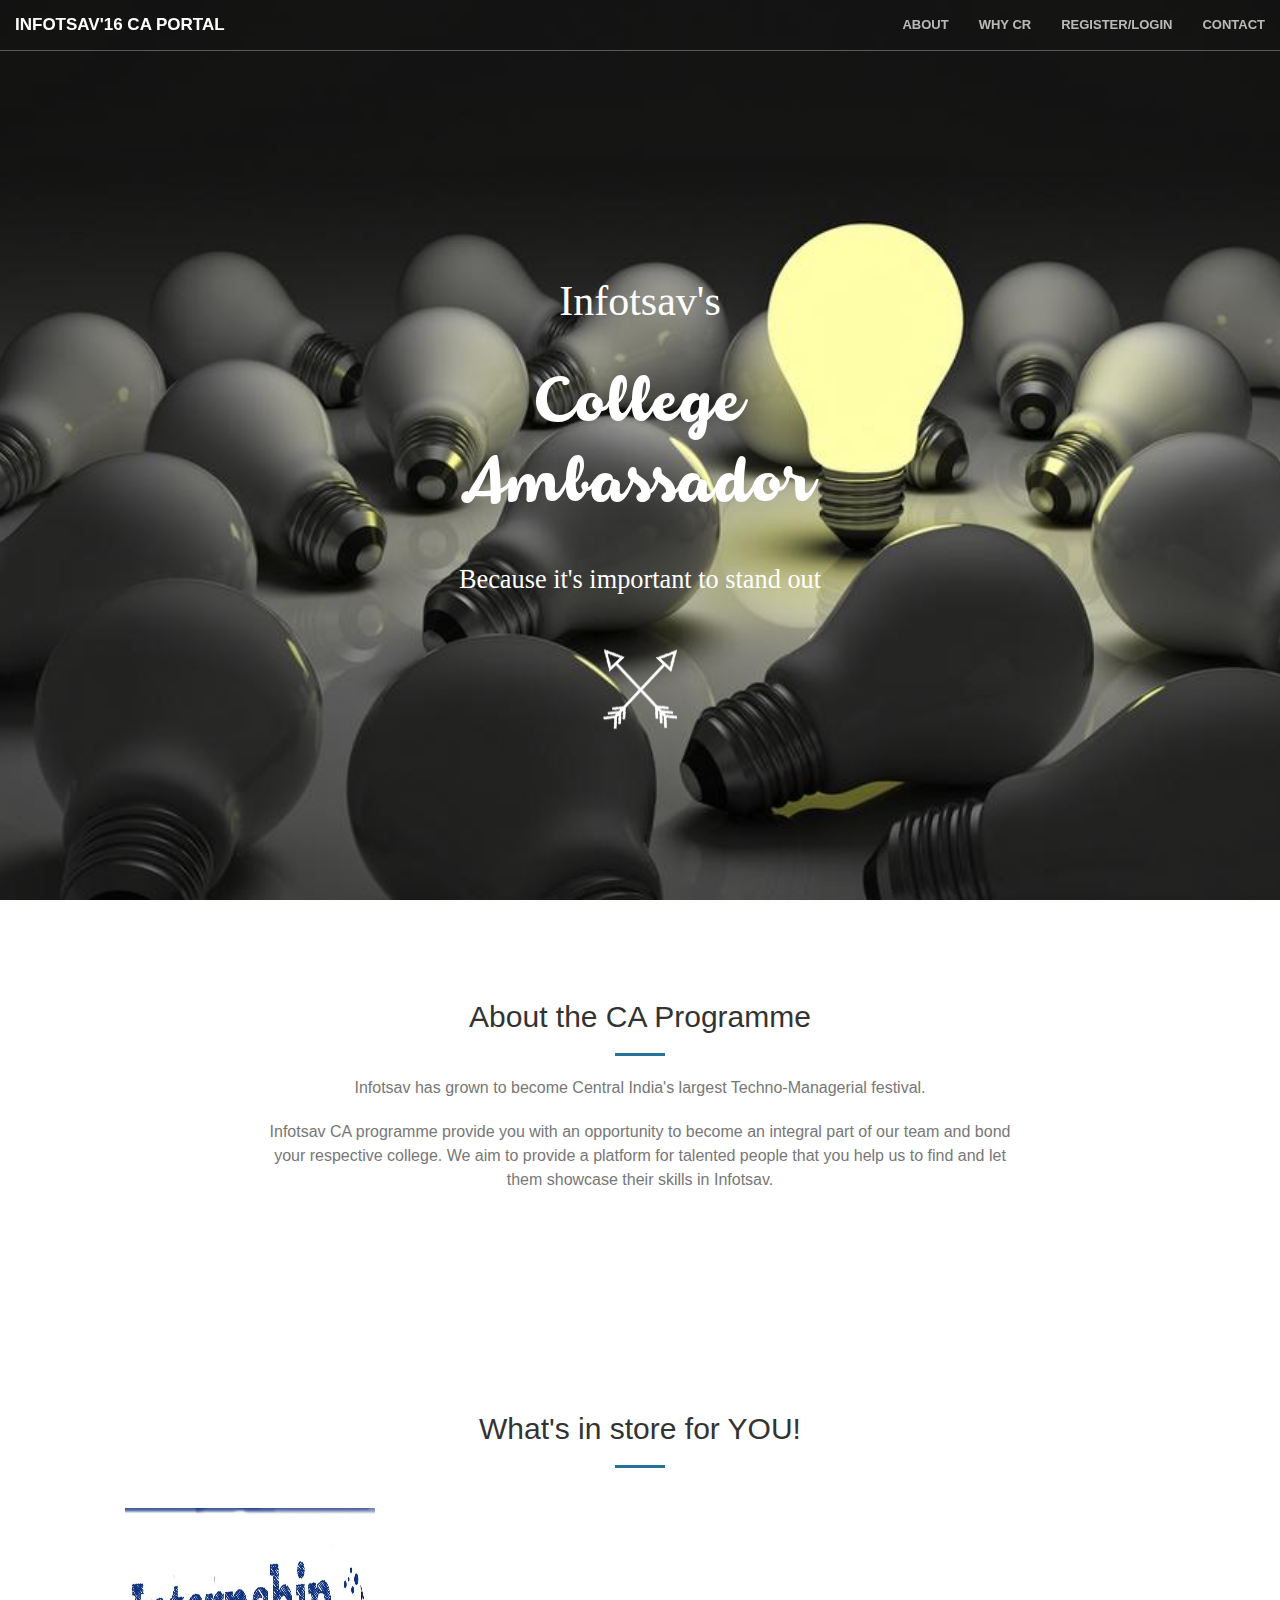
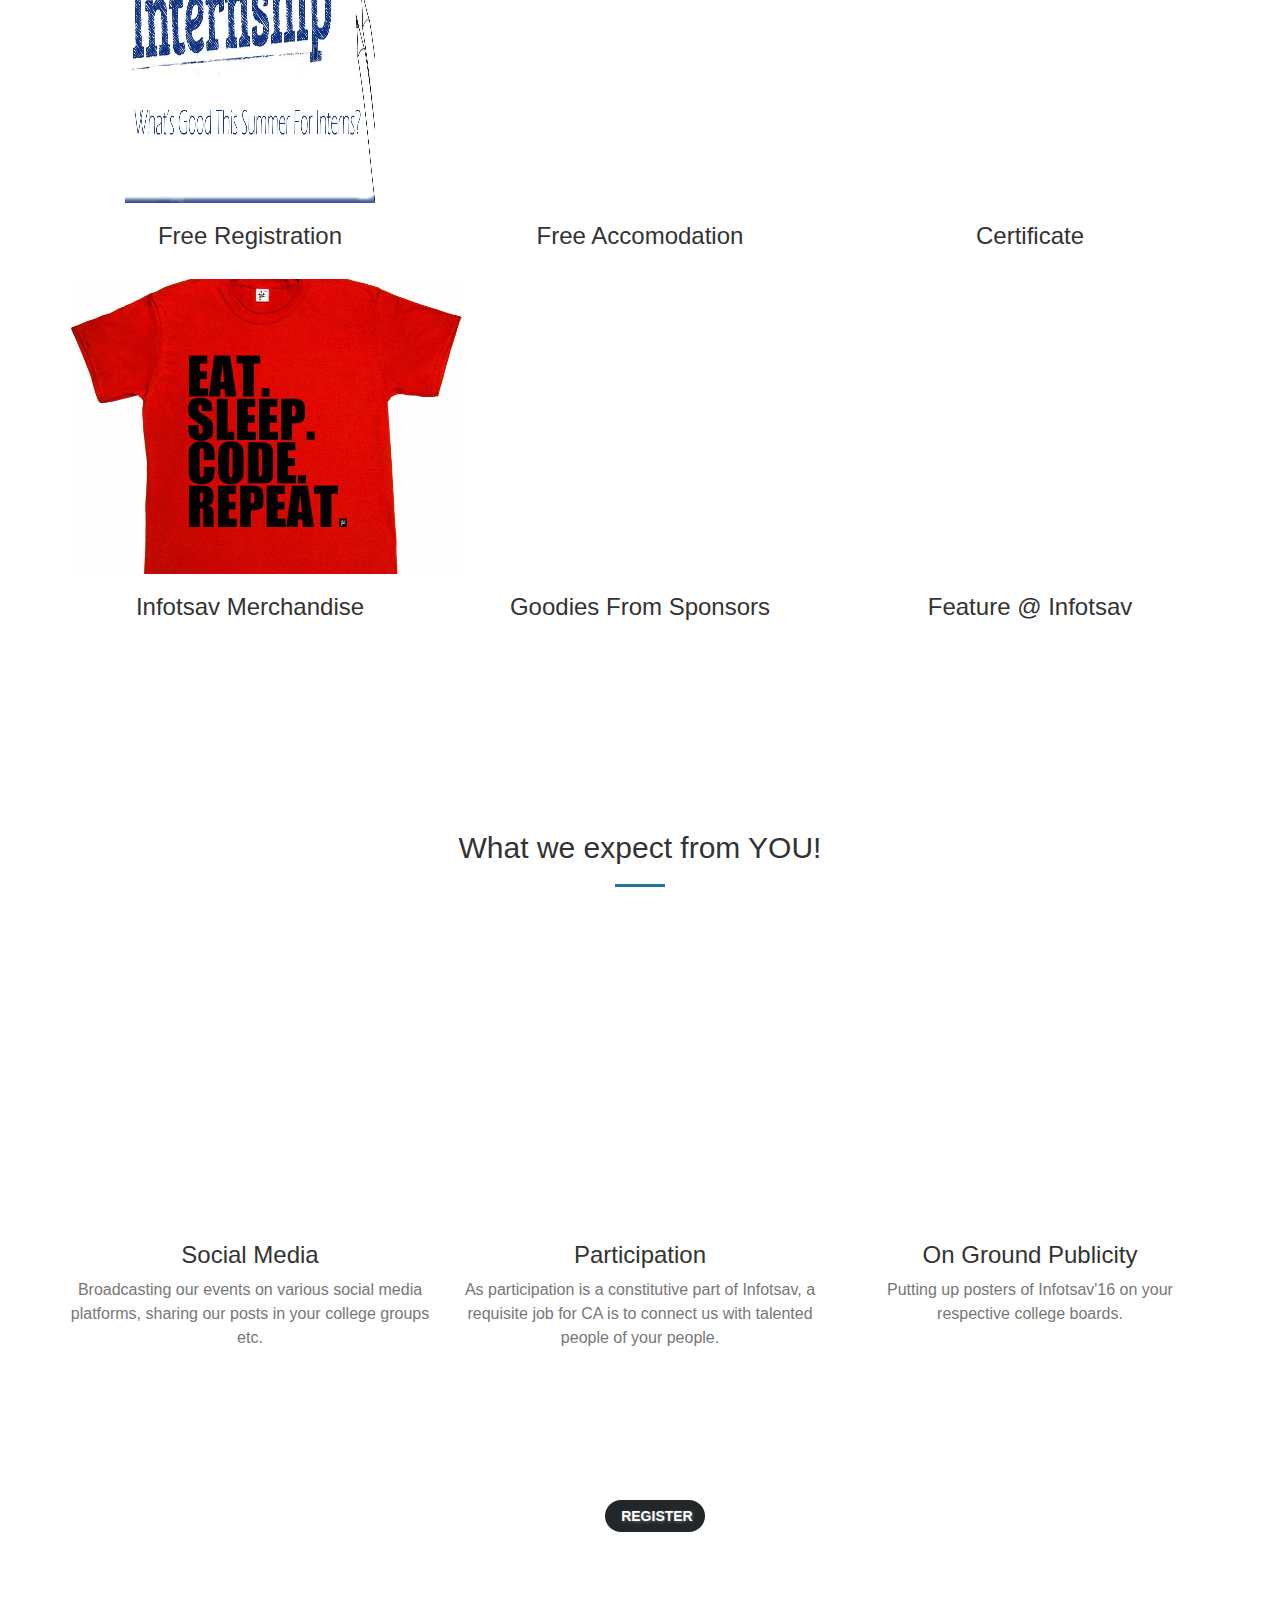
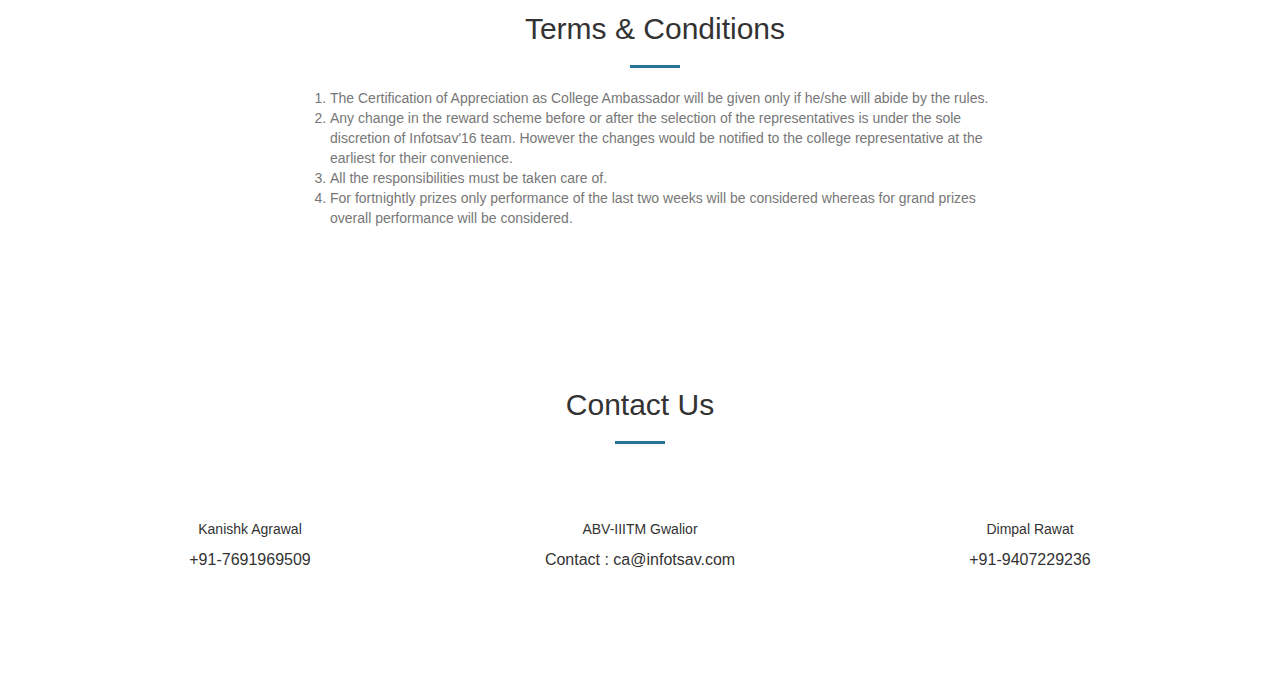
<file: ca/index.html>
<!DOCTYPE html>
<html lang="en">


<!-- Mirrored from cr.moodi.org/regportal/ by HTTrack Website Copier/3.x [XR&CO'2014], Mon, 22 Aug 2016 15:16:52 GMT -->
<!-- Added by HTTrack --><meta http-equiv="content-type" content="text/html;charset=UTF-8" /><!-- /Added by HTTrack -->
<head>

    <meta charset="utf-8">
    <meta http-equiv="X-UA-Compatible" content="IE=edge">
    <meta name="viewport" content="width=device-width, initial-scale=1">
    <meta name="description" content="Become the College Representative of Infotsav'16">
    <link rel="icon" href="../favicon.png">

    <title>Infotsav'16 | CR Portal</title>
    <style>
    .btn {
  background: #242729;
  background-image: -webkit-linear-gradient(top, #242729, #2980b9);
  background-image: -moz-linear-gradient(top, #242729, #2980b9);
  background-image: -ms-linear-gradient(top, #242729, #2980b9);
  background-image: -o-linear-gradient(top, #242729, #2980b9);
  background-image: linear-gradient(to bottom, #242729, #2980b9);
  -webkit-border-radius: 21;
  -moz-border-radius: 21;
  border-radius: 21px;
  text-shadow: 1px 1px 3px #666666;
  font-family: Arial;
  color: #ffffff;
  font-size: 52px;
  padding: 10px 20px 10px 20px;
  border: solid #1f628d 2px;
  text-decoration: none;
  height: 40%;
}

.btn:hover {
  background: #3498db;
  background-image: -webkit-linear-gradient(top, #3498db, #242729);
  background-image: -moz-linear-gradient(top, #3498db, #242729);
  background-image: -ms-linear-gradient(top, #3498db, #242729);
  background-image: -o-linear-gradient(top, #3498db, #242729);
  background-image: linear-gradient(to bottom, #3498db, #242729);
  text-decoration: none;
}
</style>

    <!-- Bootstrap Core CSS -->
    <link rel="stylesheet" href="css/bootstrap.min.css" type="text/css">
    <!-- Custom Fonts -->
   
    <!-- <link href='http://fonts.googleapis.com/css?family=Open+Sans:300italic,400italic,600italic,700italic,800italic,400,300,600,700,800' rel='stylesheet' type='text/css'>
    
    <link href='http://fonts.googleapis.com/css?family=Merriweather:400,300,300italic,400italic,700,700italic,900,900italic' rel='stylesheet' type='text/css'> -->
    
    <link rel="stylesheet" href="font-awesome/css/font-awesome.min.css" type="text/css">
   
    <!-- <link href='https://fonts.googleapis.com/css?family=Pacifico' rel='stylesheet' type='text/css'> -->
    <!-- Plugin CSS -->
    <link rel="stylesheet" href="css/animate.min.css" type="text/css">

    <!-- Custom CSS -->
    <link rel="stylesheet" href="css/creative.css" type="text/css">


    <!-- HTML5 Shim and Respond.js IE8 support of HTML5 elements and media queries -->
    <!-- WARNING: Respond.js doesn't work if you view the page via file:// -->
    <!--[if lt IE 9]>
        <script src="https://oss.maxcdn.com/libs/html5shiv/3.7.0/html5shiv.js"></script>
        <script src="https://oss.maxcdn.com/libs/respond.js/1.4.2/respond.min.js"></script>
    <![endif]-->

</head>

<body id="page-top">
    <link rel="stylesheet" href="css/bootstrap.min.css" type="text/css">
    <!-- <link href='https://fonts.googleapis.com/css?family=Tangerine' rel='stylesheet' type='text/css'> -->
    <!-- Custom Fonts -->
    <!-- <link href='http://fonts.googleapis.com/css?family=Open+Sans:300italic,400italic,600italic,700italic,800italic,400,300,600,700,800' rel='stylesheet' type='text/css'> -->
    <!-- <link href='http://fonts.googleapis.com/css?family=Merriweather:400,300,300italic,400italic,700,700italic,900,900italic' rel='stylesheet' type='text/css'> -->
    <link rel="stylesheet" href="font-awesome/css/font-awesome.min.css" type="text/css">
    <!-- <link href='https://fonts.googleapis.com/css?family=Pacifico' rel='stylesheet' type='text/css'> -->
    <!-- Plugin CSS -->
    <link rel="stylesheet" href="css/animate.min.css" type="text/css">

    <!-- Custom CSS -->
    <link rel="stylesheet" href="css/creative.css" type="text/css">

    <nav id="mainNav" class="navbar navbar-default navbar-fixed-top">
        <div class="container-fluid">

            <div class="navbar-header">
                <button type="button" class="navbar-toggle collapsed" data-toggle="collapse" data-target="#bs-example-navbar-collapse-1">
                    <span class="sr-only">Toggle navigation</span>
                    <span class="icon-bar"></span>
                    <span class="icon-bar"></span>
                    <span class="icon-bar"></span>
                </button>
                <a style="font-size:17px" class="navbar-brand page-scroll" href="../index.php">Infotsav'16 CA portal</a>
            </div>

            <div class="collapse navbar-collapse" id="bs-example-navbar-collapse-1">
                <ul class="nav navbar-nav navbar-right">
                    <li>
                        <a class="page-scroll" href="#about">About</a>
                    </li>
                    <li>
                        <a class="page-scroll" href="#whycr">Why CR</a>
                    </li>
                    <!-- <li>
                        <a class="page-scroll" href="#incentives">Incentives</a>
                    </li> -->
                     <li><a href="#login" class="page-scroll">Register/Login</a></li>
                    <li>
                        <a class="page-scroll" href="#contact">Contact</a>
                    </li>
                </ul>
            </div>
            <!-- /.navbar-collapse -->
        </div>
        <!-- /.container-fluid -->
    </nav>

    <header>
        <div class="header-content">
            <div class="header-content-inner">
                <div id="mood_indigo">Infotsav's</div>
                <div id="mi-head">College </br>Ambassador</div>
                <br>
                <div id="mi-foot">Because it's important to stand out </br></div>
                <a href="#about" class="page-scroll"><img style="padding-top:50px"src="img/Arrows.png" alt="Find out more"></a>
            </div>
        </div>
    </header>

    <section id="about">
        <div class="container">
            <div class="row">
                <div class="col-lg-8 col-lg-offset-2 text-center">
                    <h2 class="section-heading">About the CA Programme</h2>
                    <hr class="primary"  >
                    <p class="text-muted">Infotsav has grown to become Central India's largest Techno-Managerial festival.
                    </p>
                    <p class="text-muted">
                    Infotsav CA programme provide you with an opportunity to become an integral part of our team and bond your respective college. We aim to provide a platform for talented people that you help us to find and let them showcase their skills in Infotsav. 
                    </p>
    
                </div>
            </div>
        </div>
    </section>

    <section id="whycr">
        <div class="container">
            <div class="row">
                <div class="col-lg-12 text-center">
                    <h2 class="section-heading">What's in store for YOU!</h2>
                    <hr class="primary">
                </div>
            </div>
        </div>
        <div class="container">
            <div class="row">
                <div class="col-lg-4 col-md-6 text-center">
                    <div class="service-box">
                        <i class="fa fa-4x bounceIn text-primary" data-wow-delay=".1s"><img src="img/intern.jpg" height="295" width="250"></i>
                        <h3>Free Registration</h3>
                        <p class="text-muted"></p>
                    </div>
                </div>
                <div class="col-lg-4 col-md-6 text-center">
                    <div class="service-box">
                        <i class="fa fa-4x wow bounceIn text-primary" data-wow-delay=".1s"><img src="img/accomodate.png" height="295" width="250"></i>
                        <h3>Free Accomodation</h3>
                        <p class="text-muted"></p>
                    </div>
                </div>
                <div class="col-lg-4 col-md-6 text-center">
                    <div class="service-box">
                        <i class="fa fa-4x wow bounceIn text-primary" data-wow-delay=".2s"><img src="img/prize.jpg" height="295" width="250"></i>
                        <h3>Certificate</h3>
                        <p class="text-muted"></p>
                    </div>
                </div>
            </div>

            <div class="row">
                <div class="col-lg-4 col-md-6 text-center">
                    <div class="service-box">
                        <i class="fa fa-4x bounceIn text-primary" data-wow-delay=".1s"><img src="img/shirt.jpg" height="295"></i>
                        <h3>Infotsav Merchandise</h3>
                        <p class="text-muted"></p>
                    </div>
                </div>
                <div class="col-lg-4 col-md-6 text-center">
                    <div class="service-box">
                        <i class="fa fa-4x wow bounceIn text-primary" data-wow-delay=".1s"><img src="img/goodies.jpg" height="295" width="250"></i>
                        <h3>Goodies From Sponsors</h3>
                        <p class="text-muted"></p>
                    </div>
                </div>
                <div class="col-lg-4 col-md-6 text-center">
                    <div class="service-box">
                        <i class="fa fa-4x wow bounceIn text-primary" data-wow-delay=".2s"><img src="img/infotsav.png" height="295" width="250"></i>
                        <h3>Feature @ Infotsav</h3>
                        <p class="text-muted"></p>
                    </div>
                </div>
            </div>
        </div>
    </section>
    <!-- Why CR over  -->

    <section id="responsibilities">
        <div class="container">
            <div class="row">
                <div class="col-lg-12 text-center">
                    <h2 class="section-heading">What we expect from YOU!</h2>
                    <hr class="primary">
                </div>
            </div>
        </div>
        <div class="container">
            <div class="row">
                <div class="col-lg-4 col-md-6 text-center">
                    <div class="service-box">
                        <i class="fa fa-4x wow bounceIn text-primary"><img src="img/social.png" height="295" width="300"></i>
                        <h3>Social Media</h3>
                        <p class="text-muted">Broadcasting our events on various social media platforms, sharing our posts in your college groups etc.</p>
                    </div>
                </div>
                <div class="col-lg-4 col-md-6 text-center">
                    <div class="service-box">
                        <i class="fa fa-4x wow bounceIn text-primary" data-wow-delay=".1s"><img src="img/info.jpg" height="295" width="300"></i>
                        <h3>Participation</h3>
                        <p class="text-muted">As participation is a constitutive part of Infotsav, a requisite job for CA is to connect us with talented people of your people.  </p>
                    </div>
                </div>
                <div class="col-lg-4 col-md-6 text-center">
                    <div class="service-box">
                        <i class="fa fa-4x wow bounceIn text-primary" data-wow-delay=".2s"><img src="img/cord.jpg" height="295" width="300"></i>
                        <h3>On Ground Publicity</h3>
                        <p class="text-muted">Putting up posters of Infotsav'16 on your respective college boards.</p>
                    </div>
                </div>
                
            </div>


        </div>
    </section>

    <!-- <section id="incentives">
        <div class="container">
            <div class="row">
                <div class="col-lg-8 col-lg-offset-2 text-center">
                    <h2 class="section-heading">Incentives</h2>
                    <hr class="primary">
                  <img style="width:80%"src="img/Prizes.jpg">
                  <img style="width:80%"src="img/incentives.png">
    
                </div>
            </div>
        </div>
    </section> -->
    <div id="login">
    <aside class="container">
        <div class="container text-center">
            <div class="call-to-action">
               <a target="_blank" href="https://docs.google.com/forms/d/e/1FAIpQLSeYB9lO1M_5chD1hgCxJIzvP7EtD5rPNDChNy-QPHnmgbOhwA/viewform"> <button class="btn">&nbsp;Register</button></a>
                <h4 style="padding-top:20px" class="text-muted"> </h4>
                    <div class="col-lg-8 col-lg-offset-2">
                    <h2 style="padding-top:40px" class="section-heading">Terms & Conditions</h2>
                    <hr class="primary">
                    <ol class="text-muted text-left">
                    <li>The Certification of Appreciation as College Ambassador will be given only if he/she will abide by the rules.</li>
                    <li>Any change in the reward scheme before or after the selection of the representatives is under the sole discretion of Infotsav'16 team. However the changes would be notified to the college representative at the earliest for their convenience.</li>
                    
                    <li>All the responsibilities must be taken care of.</li>
                    <li>For fortnightly prizes only performance of the last two weeks will be considered whereas for grand prizes overall performance will be considered.</li>
                    </ol>
    
                </div>
            </div>
        </div>
    </aside>
    </div>
    <section id="contact">
        <div class="container">

            <div class="row">
                <div class="col-lg-4"></div>
                <div class="col-lg-4  text-center">
                    <h2 class="section-heading">Contact Us</h2>
                    <hr class="primary">
                </div>
                <div class="col-lg-4"></div>
            </div>

            <div class="row">
                <div class="col-lg-4 text-center">
                    <i class="fa fa-3x wow bounceIn"><img src="img/Contact.png"></i>
                    <h5> Kanishk Agrawal</h5>
                    <p>+91-7691969509</p>
                </div>
                <div class="col-lg-4 text-center">
                    <i class="fa fa-3x wow bounceIn"><img src="img/location.png"></i>
                    <h5>ABV-IIITM Gwalior </h5>
                    <p>Contact : ca@infotsav.com</p>

                </div>
                <div class="col-lg-4 text-center">
                    <i class="fa fa-3x wow bounceIn"><img src="img/Contact.png"></i>
                    <h5> Dimpal Rawat</h5>
                    <p>+91-9407229236</p>
                </div>
            </div>
        </div>
    </section>

    <!-- jQuery -->
    <script src="js/jquery.js"></script>

    <!-- Bootstrap Core JavaScript -->
    <script src="js/bootstrap.min.js"></script>

    <!-- Plugin JavaScript -->
    <script src="js/jquery.easing.min.js"></script>
    <script src="js/jquery.fittext.js"></script>
    <script src="js/wow.min.js"></script>

    <!-- Custom Theme JavaScript -->
    <script src="js/creative.js"></script>
    <script type="text/javascript">
        function login(){
            window.location.pathname = "/login.php";
        }
    </script>

<script type="text/javascript">/* <![CDATA[ */(function(d,s,a,i,j,r,l,m,t){try{l=d.getElementsByTagName('a');t=d.createElement('textarea');for(i=0;l.length-i;i++){try{a=l[i].href;s=a.indexOf('/cdn-cgi/l/email-protection');m=a.length;if(a&&s>-1&&m>28){j=28+s;s='';if(j<m){r='0x'+a.substr(j,2)|0;for(j+=2;j<m&&a.charAt(j)!='X';j+=2)s+='%'+('0'+('0x'+a.substr(j,2)^r).toString(16)).slice(-2);j++;s=decodeURIComponent(s)+a.substr(j,m-j)}t.innerHTML=s.replace(/</g,'&lt;').replace(/>/g,'&gt;');l[i].href='mailto:'+t.value}}catch(e){}}}catch(e){}})(document);/* ]]> */</script></body>


<!-- Mirrored from cr.moodi.org/regportal/ by HTTrack Website Copier/3.x [XR&CO'2014], Mon, 22 Aug 2016 15:17:03 GMT -->
</html>
</file>
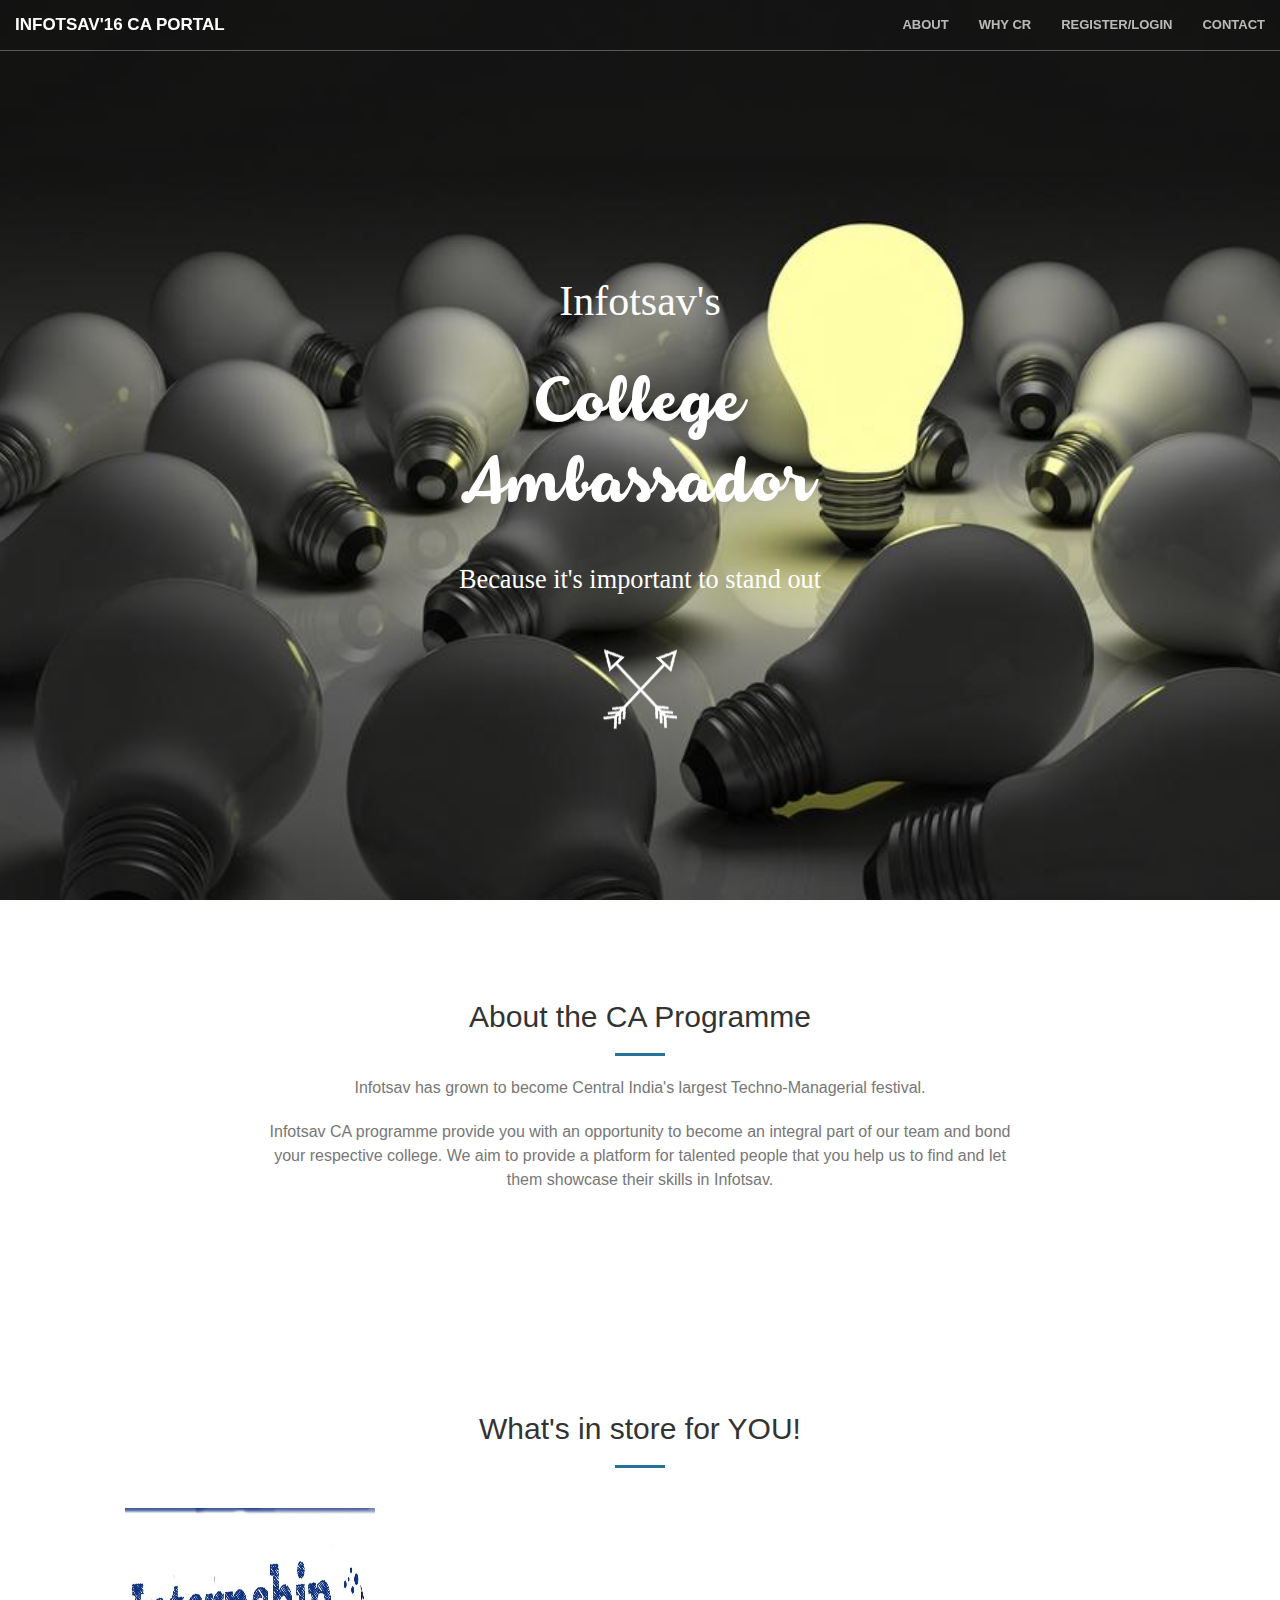
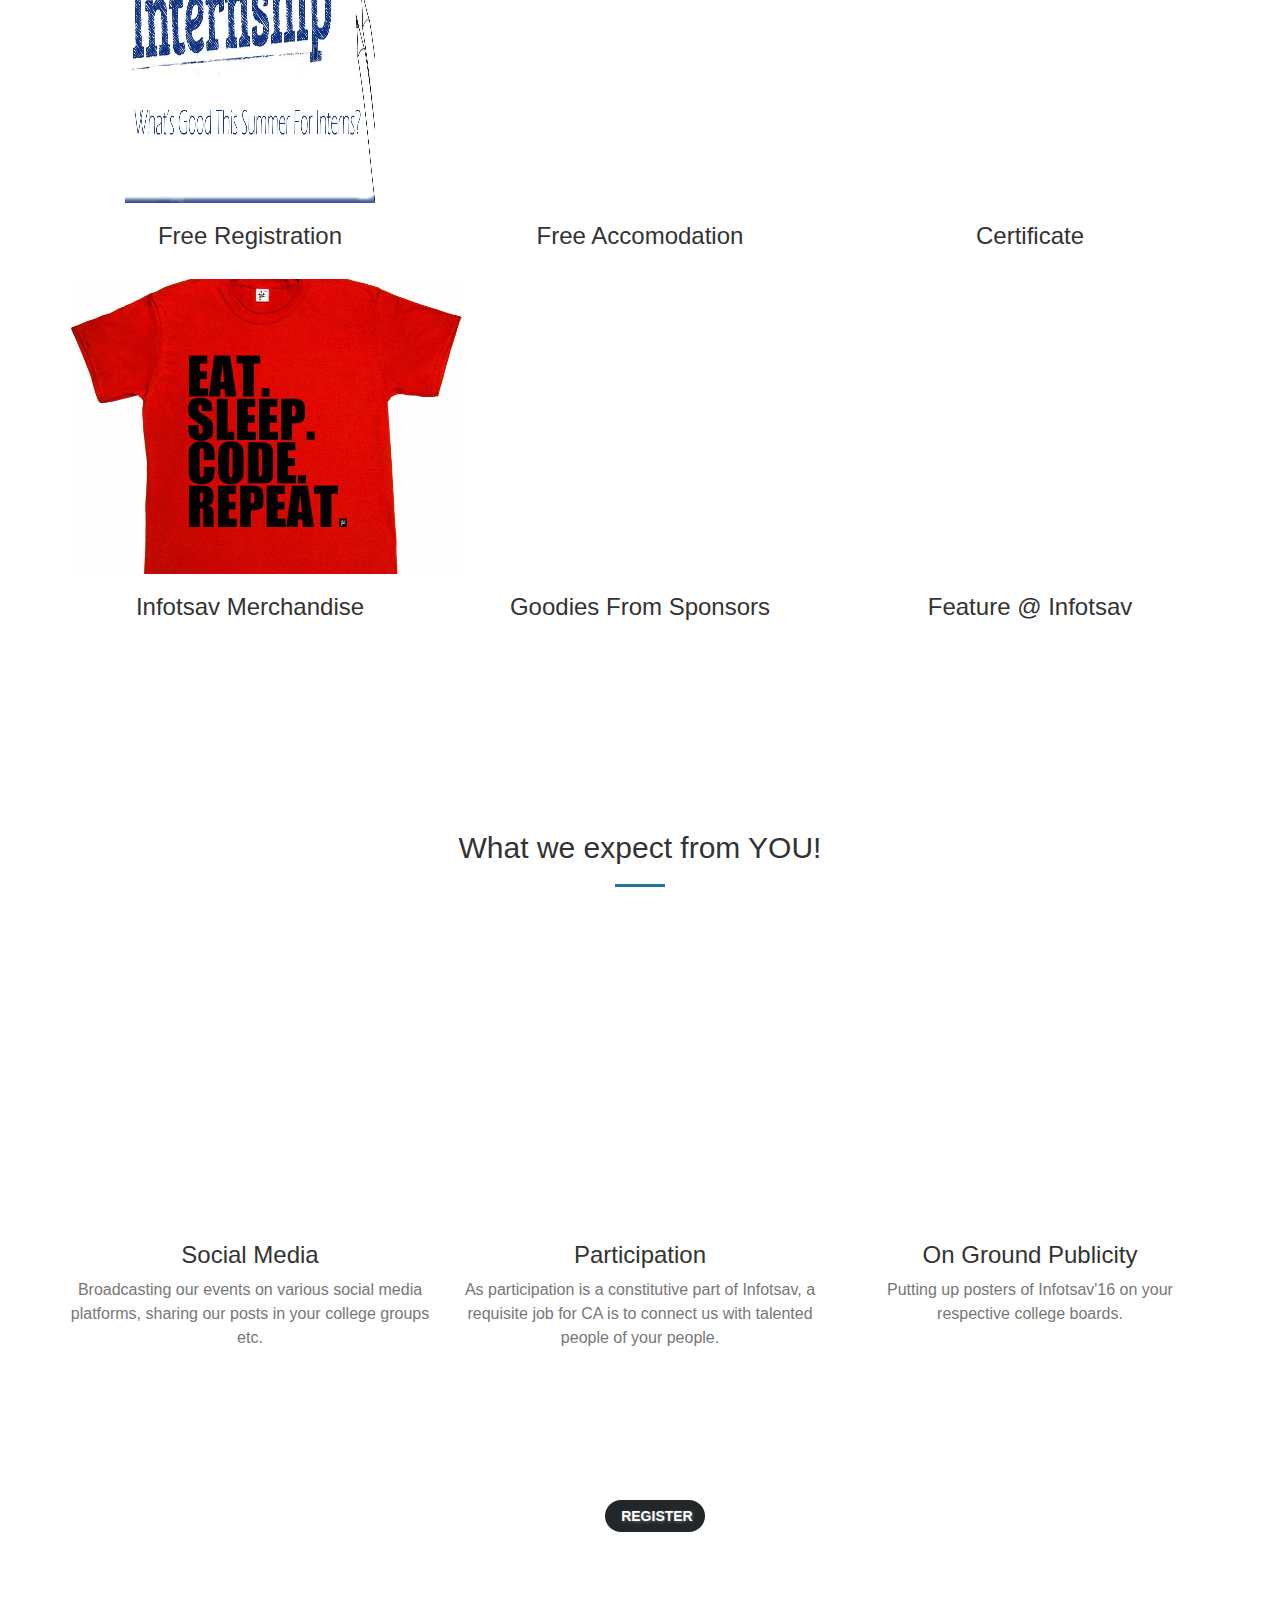
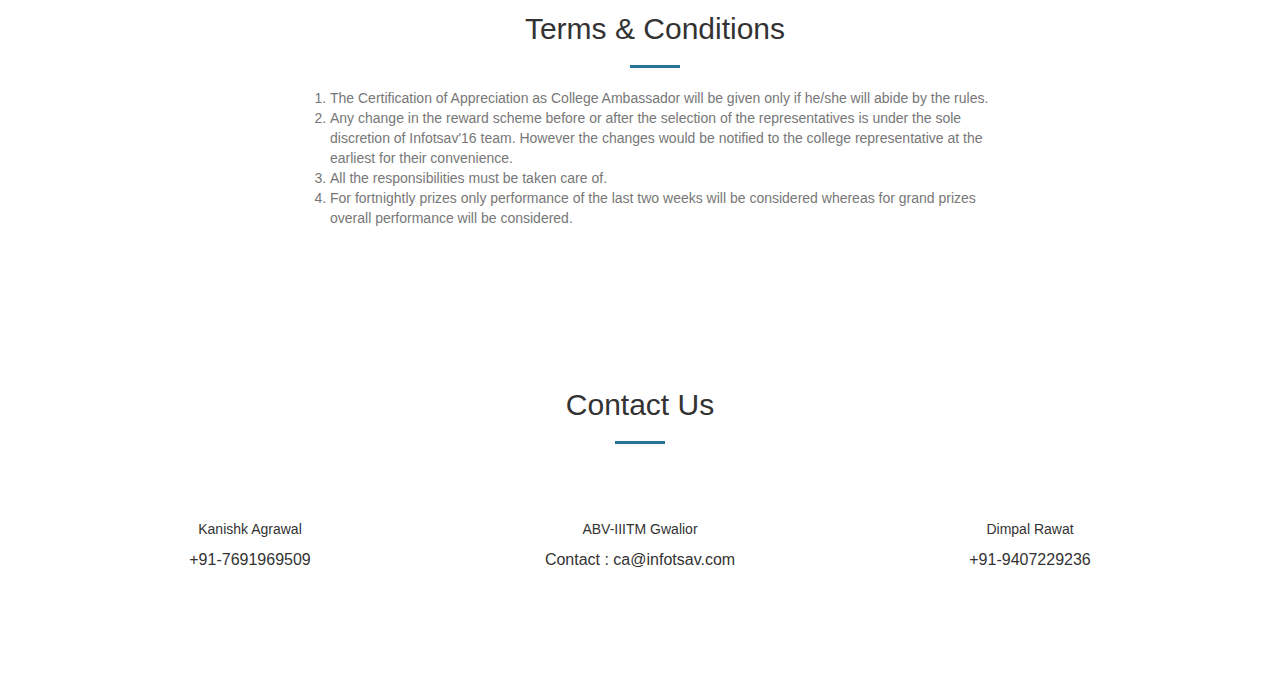
<file: cr/index.html>
<!DOCTYPE html>
<html lang="en">


<!-- Mirrored from cr.moodi.org/regportal/ by HTTrack Website Copier/3.x [XR&CO'2014], Mon, 22 Aug 2016 15:16:52 GMT -->
<!-- Added by HTTrack --><meta http-equiv="content-type" content="text/html;charset=UTF-8" /><!-- /Added by HTTrack -->
<head>

    <meta charset="utf-8">
    <meta http-equiv="X-UA-Compatible" content="IE=edge">
    <meta name="viewport" content="width=device-width, initial-scale=1">
    <meta name="description" content="Become the College Representative of Infotsav'16">
    <link rel="icon" href="../favicon.png">

    <title>Infotsav'16 | CR Portal</title>
    <style>
    .btn {
  background: #242729;
  background-image: -webkit-linear-gradient(top, #242729, #2980b9);
  background-image: -moz-linear-gradient(top, #242729, #2980b9);
  background-image: -ms-linear-gradient(top, #242729, #2980b9);
  background-image: -o-linear-gradient(top, #242729, #2980b9);
  background-image: linear-gradient(to bottom, #242729, #2980b9);
  -webkit-border-radius: 21;
  -moz-border-radius: 21;
  border-radius: 21px;
  text-shadow: 1px 1px 3px #666666;
  font-family: Arial;
  color: #ffffff;
  font-size: 52px;
  padding: 10px 20px 10px 20px;
  border: solid #1f628d 2px;
  text-decoration: none;
  height: 40%;
}

.btn:hover {
  background: #3498db;
  background-image: -webkit-linear-gradient(top, #3498db, #242729);
  background-image: -moz-linear-gradient(top, #3498db, #242729);
  background-image: -ms-linear-gradient(top, #3498db, #242729);
  background-image: -o-linear-gradient(top, #3498db, #242729);
  background-image: linear-gradient(to bottom, #3498db, #242729);
  text-decoration: none;
}
</style>

    <!-- Bootstrap Core CSS -->
    <link rel="stylesheet" href="css/bootstrap.min.css" type="text/css">
    <!-- Custom Fonts -->
   
    <!-- <link href='http://fonts.googleapis.com/css?family=Open+Sans:300italic,400italic,600italic,700italic,800italic,400,300,600,700,800' rel='stylesheet' type='text/css'>
    
    <link href='http://fonts.googleapis.com/css?family=Merriweather:400,300,300italic,400italic,700,700italic,900,900italic' rel='stylesheet' type='text/css'> -->
    
    <link rel="stylesheet" href="font-awesome/css/font-awesome.min.css" type="text/css">
   
    <!-- <link href='https://fonts.googleapis.com/css?family=Pacifico' rel='stylesheet' type='text/css'> -->
    <!-- Plugin CSS -->
    <link rel="stylesheet" href="css/animate.min.css" type="text/css">

    <!-- Custom CSS -->
    <link rel="stylesheet" href="css/creative.css" type="text/css">


    <!-- HTML5 Shim and Respond.js IE8 support of HTML5 elements and media queries -->
    <!-- WARNING: Respond.js doesn't work if you view the page via file:// -->
    <!--[if lt IE 9]>
        <script src="https://oss.maxcdn.com/libs/html5shiv/3.7.0/html5shiv.js"></script>
        <script src="https://oss.maxcdn.com/libs/respond.js/1.4.2/respond.min.js"></script>
    <![endif]-->

</head>

<body id="page-top">
    <link rel="stylesheet" href="css/bootstrap.min.css" type="text/css">
    <!-- <link href='https://fonts.googleapis.com/css?family=Tangerine' rel='stylesheet' type='text/css'> -->
    <!-- Custom Fonts -->
    <!-- <link href='http://fonts.googleapis.com/css?family=Open+Sans:300italic,400italic,600italic,700italic,800italic,400,300,600,700,800' rel='stylesheet' type='text/css'> -->
    <!-- <link href='http://fonts.googleapis.com/css?family=Merriweather:400,300,300italic,400italic,700,700italic,900,900italic' rel='stylesheet' type='text/css'> -->
    <link rel="stylesheet" href="font-awesome/css/font-awesome.min.css" type="text/css">
    <!-- <link href='https://fonts.googleapis.com/css?family=Pacifico' rel='stylesheet' type='text/css'> -->
    <!-- Plugin CSS -->
    <link rel="stylesheet" href="css/animate.min.css" type="text/css">

    <!-- Custom CSS -->
    <link rel="stylesheet" href="css/creative.css" type="text/css">

    <nav id="mainNav" class="navbar navbar-default navbar-fixed-top">
        <div class="container-fluid">

            <div class="navbar-header">
                <button type="button" class="navbar-toggle collapsed" data-toggle="collapse" data-target="#bs-example-navbar-collapse-1">
                    <span class="sr-only">Toggle navigation</span>
                    <span class="icon-bar"></span>
                    <span class="icon-bar"></span>
                    <span class="icon-bar"></span>
                </button>
                <a style="font-size:17px" class="navbar-brand page-scroll" href="#page-top">Infotsav'16 CA portal</a>
            </div>

            <div class="collapse navbar-collapse" id="bs-example-navbar-collapse-1">
                <ul class="nav navbar-nav navbar-right">
                    <li>
                        <a class="page-scroll" href="#about">About</a>
                    </li>
                    <li>
                        <a class="page-scroll" href="#whycr">Why CR</a>
                    </li>
                    <!-- <li>
                        <a class="page-scroll" href="#incentives">Incentives</a>
                    </li> -->
                     <li><a href="#login" class="page-scroll">Register/Login</a></li>
                    <li>
                        <a class="page-scroll" href="#contact">Contact</a>
                    </li>
                </ul>
            </div>
            <!-- /.navbar-collapse -->
        </div>
        <!-- /.container-fluid -->
    </nav>

    <header>
        <div class="header-content">
            <div class="header-content-inner">
                <div id="mood_indigo">Infotsav's</div>
                <div id="mi-head">College </br>Ambassador</div>
                <br>
                <div id="mi-foot">Because it's important to stand out </br></div>
                <a href="#about" class="page-scroll"><img style="padding-top:50px"src="img/Arrows.png" alt="Find out more"></a>
            </div>
        </div>
    </header>

    <section id="about">
        <div class="container">
            <div class="row">
                <div class="col-lg-8 col-lg-offset-2 text-center">
                    <h2 class="section-heading">About the CA Programme</h2>
                    <hr class="primary"  >
                    <p class="text-muted">Infotsav has grown to become Central India's largest Techno-Managerial festival.
                    </p>
                    <p class="text-muted">
                    Infotsav CA programme provide you with an opportunity to become an integral part of our team and bond your respective college. We aim to provide a platform for talented people that you help us to find and let them showcase their skills in Infotsav. 
                    </p>
    
                </div>
            </div>
        </div>
    </section>

    <section id="whycr">
        <div class="container">
            <div class="row">
                <div class="col-lg-12 text-center">
                    <h2 class="section-heading">What's in store for YOU!</h2>
                    <hr class="primary">
                </div>
            </div>
        </div>
        <div class="container">
            <div class="row">
                <div class="col-lg-4 col-md-6 text-center">
                    <div class="service-box">
                        <i class="fa fa-4x bounceIn text-primary" data-wow-delay=".1s"><img src="img/intern.jpg" height="295" width="250"></i>
                        <h3>Free Registration</h3>
                        <p class="text-muted"></p>
                    </div>
                </div>
                <div class="col-lg-4 col-md-6 text-center">
                    <div class="service-box">
                        <i class="fa fa-4x wow bounceIn text-primary" data-wow-delay=".1s"><img src="img/accomodate.png" height="295" width="250"></i>
                        <h3>Free Accomodation</h3>
                        <p class="text-muted"></p>
                    </div>
                </div>
                <div class="col-lg-4 col-md-6 text-center">
                    <div class="service-box">
                        <i class="fa fa-4x wow bounceIn text-primary" data-wow-delay=".2s"><img src="img/prize.jpg" height="295" width="250"></i>
                        <h3>Certificate</h3>
                        <p class="text-muted"></p>
                    </div>
                </div>
            </div>

            <div class="row">
                <div class="col-lg-4 col-md-6 text-center">
                    <div class="service-box">
                        <i class="fa fa-4x bounceIn text-primary" data-wow-delay=".1s"><img src="img/shirt.jpg" height="295"></i>
                        <h3>Infotsav Merchandise</h3>
                        <p class="text-muted"></p>
                    </div>
                </div>
                <div class="col-lg-4 col-md-6 text-center">
                    <div class="service-box">
                        <i class="fa fa-4x wow bounceIn text-primary" data-wow-delay=".1s"><img src="img/goodies.jpg" height="295" width="250"></i>
                        <h3>Goodies From Sponsors</h3>
                        <p class="text-muted"></p>
                    </div>
                </div>
                <div class="col-lg-4 col-md-6 text-center">
                    <div class="service-box">
                        <i class="fa fa-4x wow bounceIn text-primary" data-wow-delay=".2s"><img src="img/infotsav.png" height="295" width="250"></i>
                        <h3>Feature @ Infotsav</h3>
                        <p class="text-muted"></p>
                    </div>
                </div>
            </div>
        </div>
    </section>
    <!-- Why CR over  -->

    <section id="responsibilities">
        <div class="container">
            <div class="row">
                <div class="col-lg-12 text-center">
                    <h2 class="section-heading">What we expect from YOU!</h2>
                    <hr class="primary">
                </div>
            </div>
        </div>
        <div class="container">
            <div class="row">
                <div class="col-lg-4 col-md-6 text-center">
                    <div class="service-box">
                        <i class="fa fa-4x wow bounceIn text-primary"><img src="img/social.png" height="295" width="300"></i>
                        <h3>Social Media</h3>
                        <p class="text-muted">Broadcasting our events on various social media platforms, sharing our posts in your college groups etc.</p>
                    </div>
                </div>
                <div class="col-lg-4 col-md-6 text-center">
                    <div class="service-box">
                        <i class="fa fa-4x wow bounceIn text-primary" data-wow-delay=".1s"><img src="img/info.jpg" height="295" width="300"></i>
                        <h3>Participation</h3>
                        <p class="text-muted">As participation is a constitutive part of Infotsav, a requisite job for CA is to connect us with talented people of your people.  </p>
                    </div>
                </div>
                <div class="col-lg-4 col-md-6 text-center">
                    <div class="service-box">
                        <i class="fa fa-4x wow bounceIn text-primary" data-wow-delay=".2s"><img src="img/cord.jpg" height="295" width="300"></i>
                        <h3>On Ground Publicity</h3>
                        <p class="text-muted">Putting up posters of Infotsav'16 on your respective college boards.</p>
                    </div>
                </div>
                
            </div>


        </div>
    </section>

    <!-- <section id="incentives">
        <div class="container">
            <div class="row">
                <div class="col-lg-8 col-lg-offset-2 text-center">
                    <h2 class="section-heading">Incentives</h2>
                    <hr class="primary">
                  <img style="width:80%"src="img/Prizes.jpg">
                  <img style="width:80%"src="img/incentives.png">
    
                </div>
            </div>
        </div>
    </section> -->
    <div id="login">
    <aside class="container">
        <div class="container text-center">
            <div class="call-to-action">
               <a target="_blank" href="https://docs.google.com/forms/d/e/1FAIpQLSeYB9lO1M_5chD1hgCxJIzvP7EtD5rPNDChNy-QPHnmgbOhwA/viewform"> <button class="btn">&nbsp;Register</button></a>
                <h4 style="padding-top:20px" class="text-muted"> </h4>
                    <div class="col-lg-8 col-lg-offset-2">
                    <h2 style="padding-top:40px" class="section-heading">Terms & Conditions</h2>
                    <hr class="primary">
                    <ol class="text-muted text-left">
                    <li>The Certification of Appreciation as College Ambassador will be given only if he/she will abide by the rules.</li>
                    <li>Any change in the reward scheme before or after the selection of the representatives is under the sole discretion of Infotsav'16 team. However the changes would be notified to the college representative at the earliest for their convenience.</li>
                    
                    <li>All the responsibilities must be taken care of.</li>
                    <li>For fortnightly prizes only performance of the last two weeks will be considered whereas for grand prizes overall performance will be considered.</li>
                    </ol>
    
                </div>
            </div>
        </div>
    </aside>
    </div>
    <section id="contact">
        <div class="container">

            <div class="row">
                <div class="col-lg-4"></div>
                <div class="col-lg-4  text-center">
                    <h2 class="section-heading">Contact Us</h2>
                    <hr class="primary">
                </div>
                <div class="col-lg-4"></div>
            </div>

            <div class="row">
                <div class="col-lg-4 text-center">
                    <i class="fa fa-3x wow bounceIn"><img src="img/Contact.png"></i>
                    <h5> Kanishk Agrawal</h5>
                    <p>+91-7691969509</p>
                </div>
                <div class="col-lg-4 text-center">
                    <i class="fa fa-3x wow bounceIn"><img src="img/location.png"></i>
                    <h5>ABV-IIITM Gwalior </h5>
                    <p>Contact : ca@infotsav.com</p>

                </div>
                <div class="col-lg-4 text-center">
                    <i class="fa fa-3x wow bounceIn"><img src="img/Contact.png"></i>
                    <h5> Dimpal Rawat</h5>
                    <p>+91-9407229236</p>
                </div>
            </div>
        </div>
    </section>

    <!-- jQuery -->
    <script src="js/jquery.js"></script>

    <!-- Bootstrap Core JavaScript -->
    <script src="js/bootstrap.min.js"></script>

    <!-- Plugin JavaScript -->
    <script src="js/jquery.easing.min.js"></script>
    <script src="js/jquery.fittext.js"></script>
    <script src="js/wow.min.js"></script>

    <!-- Custom Theme JavaScript -->
    <script src="js/creative.js"></script>
    <script type="text/javascript">
        function login(){
            window.location.pathname = "/login.php";
        }
    </script>

<script type="text/javascript">/* <![CDATA[ */(function(d,s,a,i,j,r,l,m,t){try{l=d.getElementsByTagName('a');t=d.createElement('textarea');for(i=0;l.length-i;i++){try{a=l[i].href;s=a.indexOf('/cdn-cgi/l/email-protection');m=a.length;if(a&&s>-1&&m>28){j=28+s;s='';if(j<m){r='0x'+a.substr(j,2)|0;for(j+=2;j<m&&a.charAt(j)!='X';j+=2)s+='%'+('0'+('0x'+a.substr(j,2)^r).toString(16)).slice(-2);j++;s=decodeURIComponent(s)+a.substr(j,m-j)}t.innerHTML=s.replace(/</g,'&lt;').replace(/>/g,'&gt;');l[i].href='mailto:'+t.value}}catch(e){}}}catch(e){}})(document);/* ]]> */</script></body>


<!-- Mirrored from cr.moodi.org/regportal/ by HTTrack Website Copier/3.x [XR&CO'2014], Mon, 22 Aug 2016 15:17:03 GMT -->
</html>
</file>
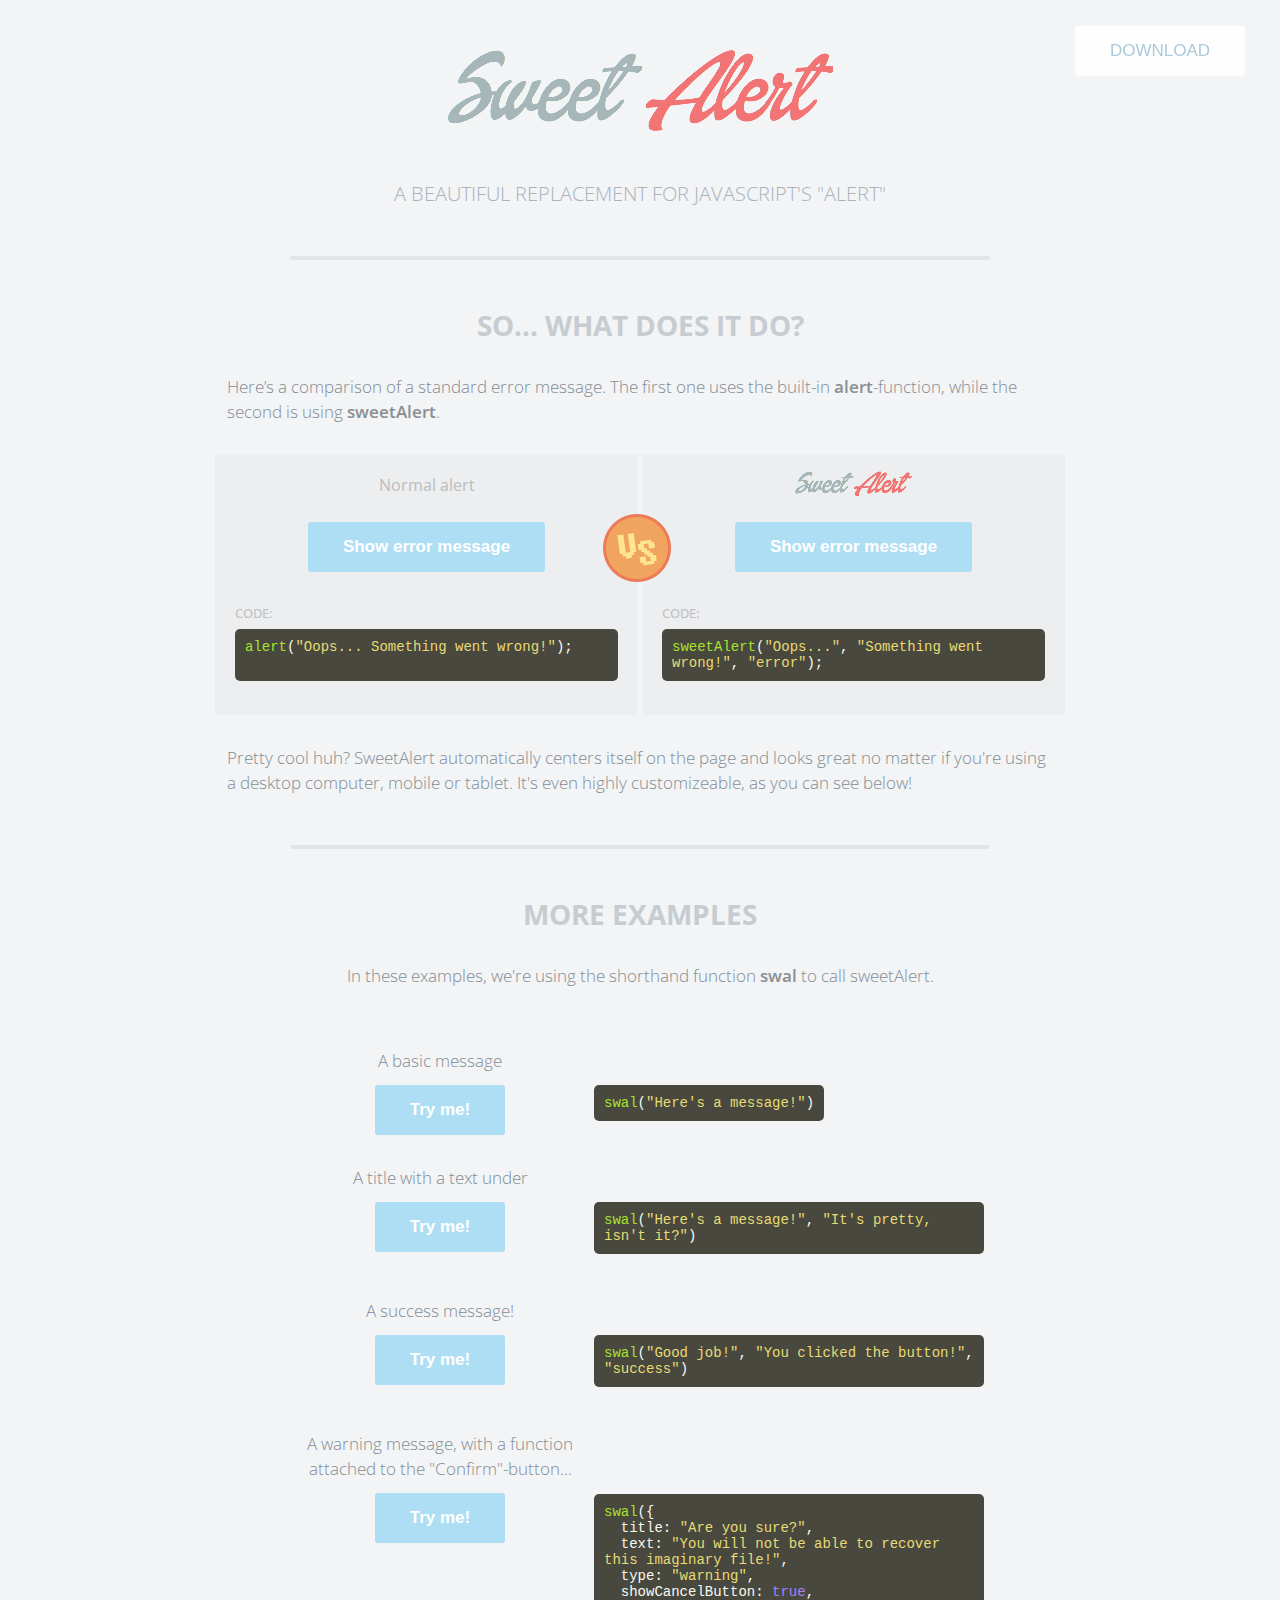
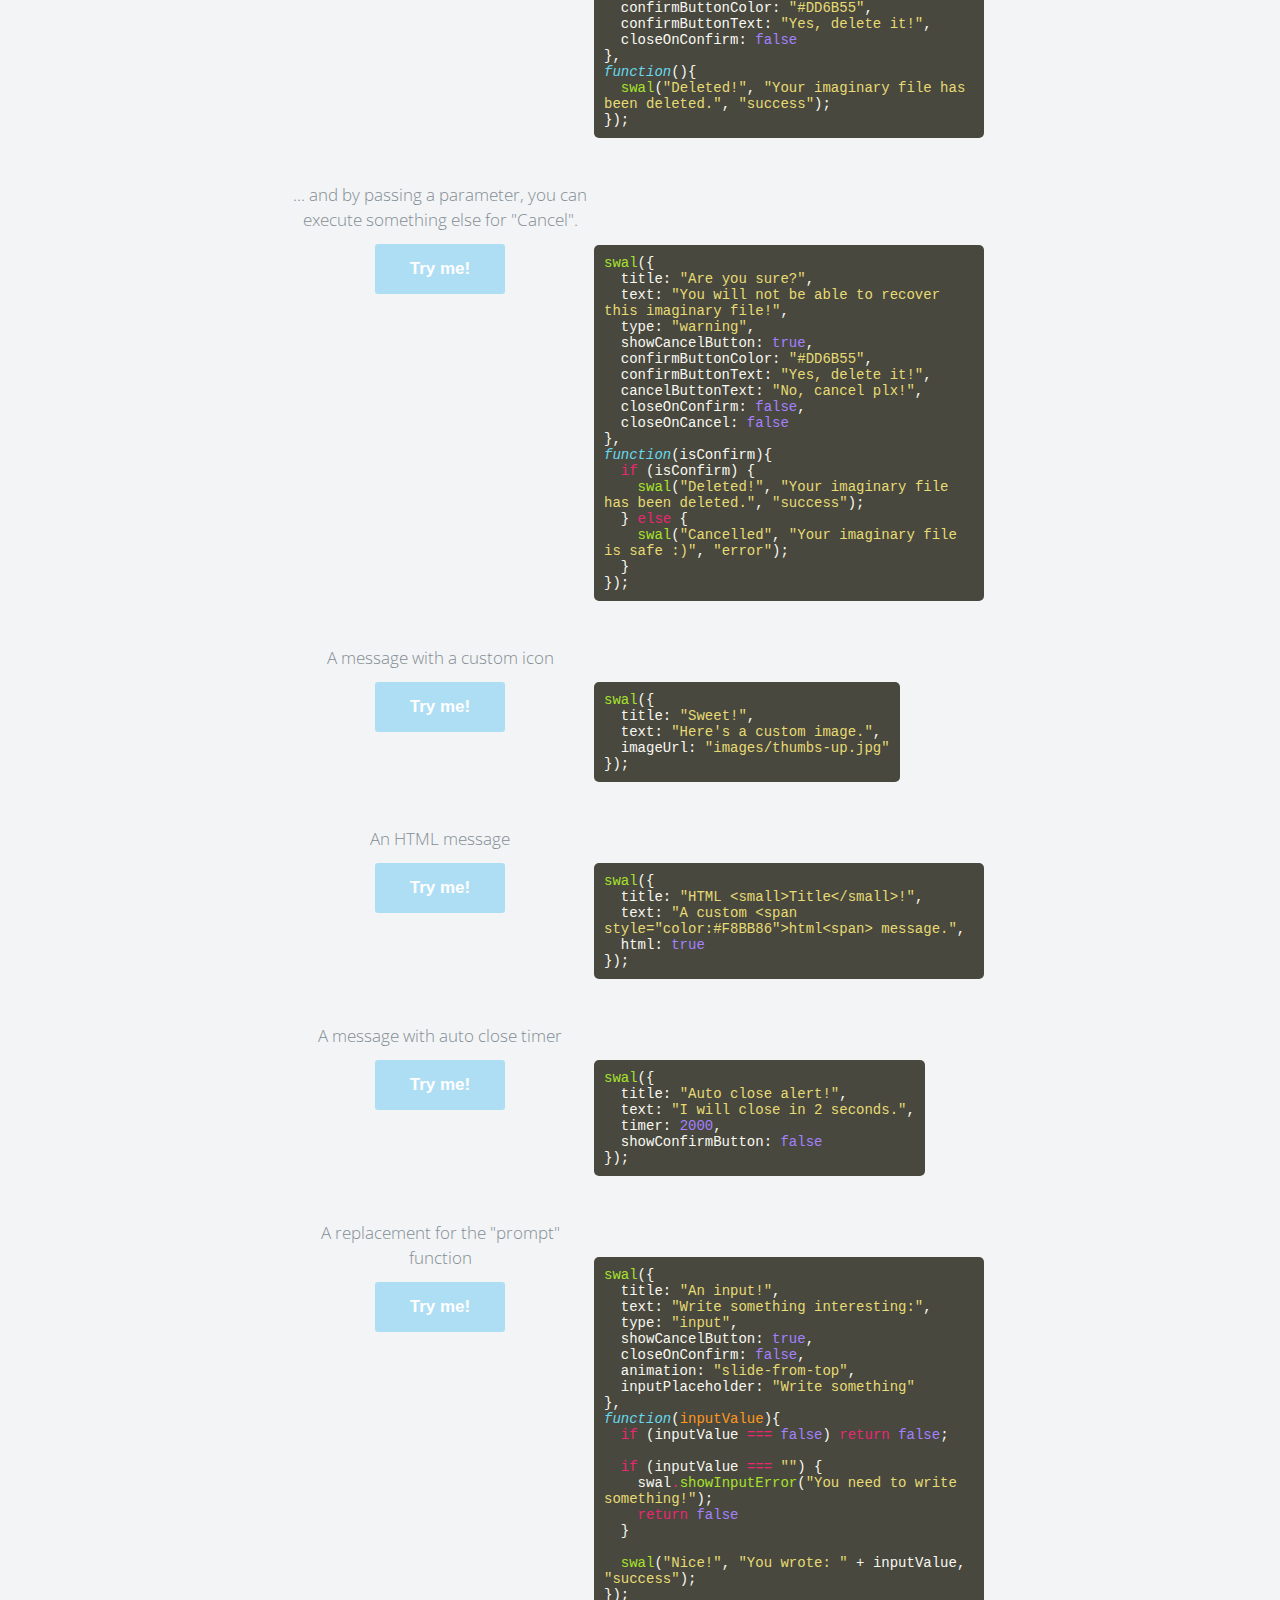
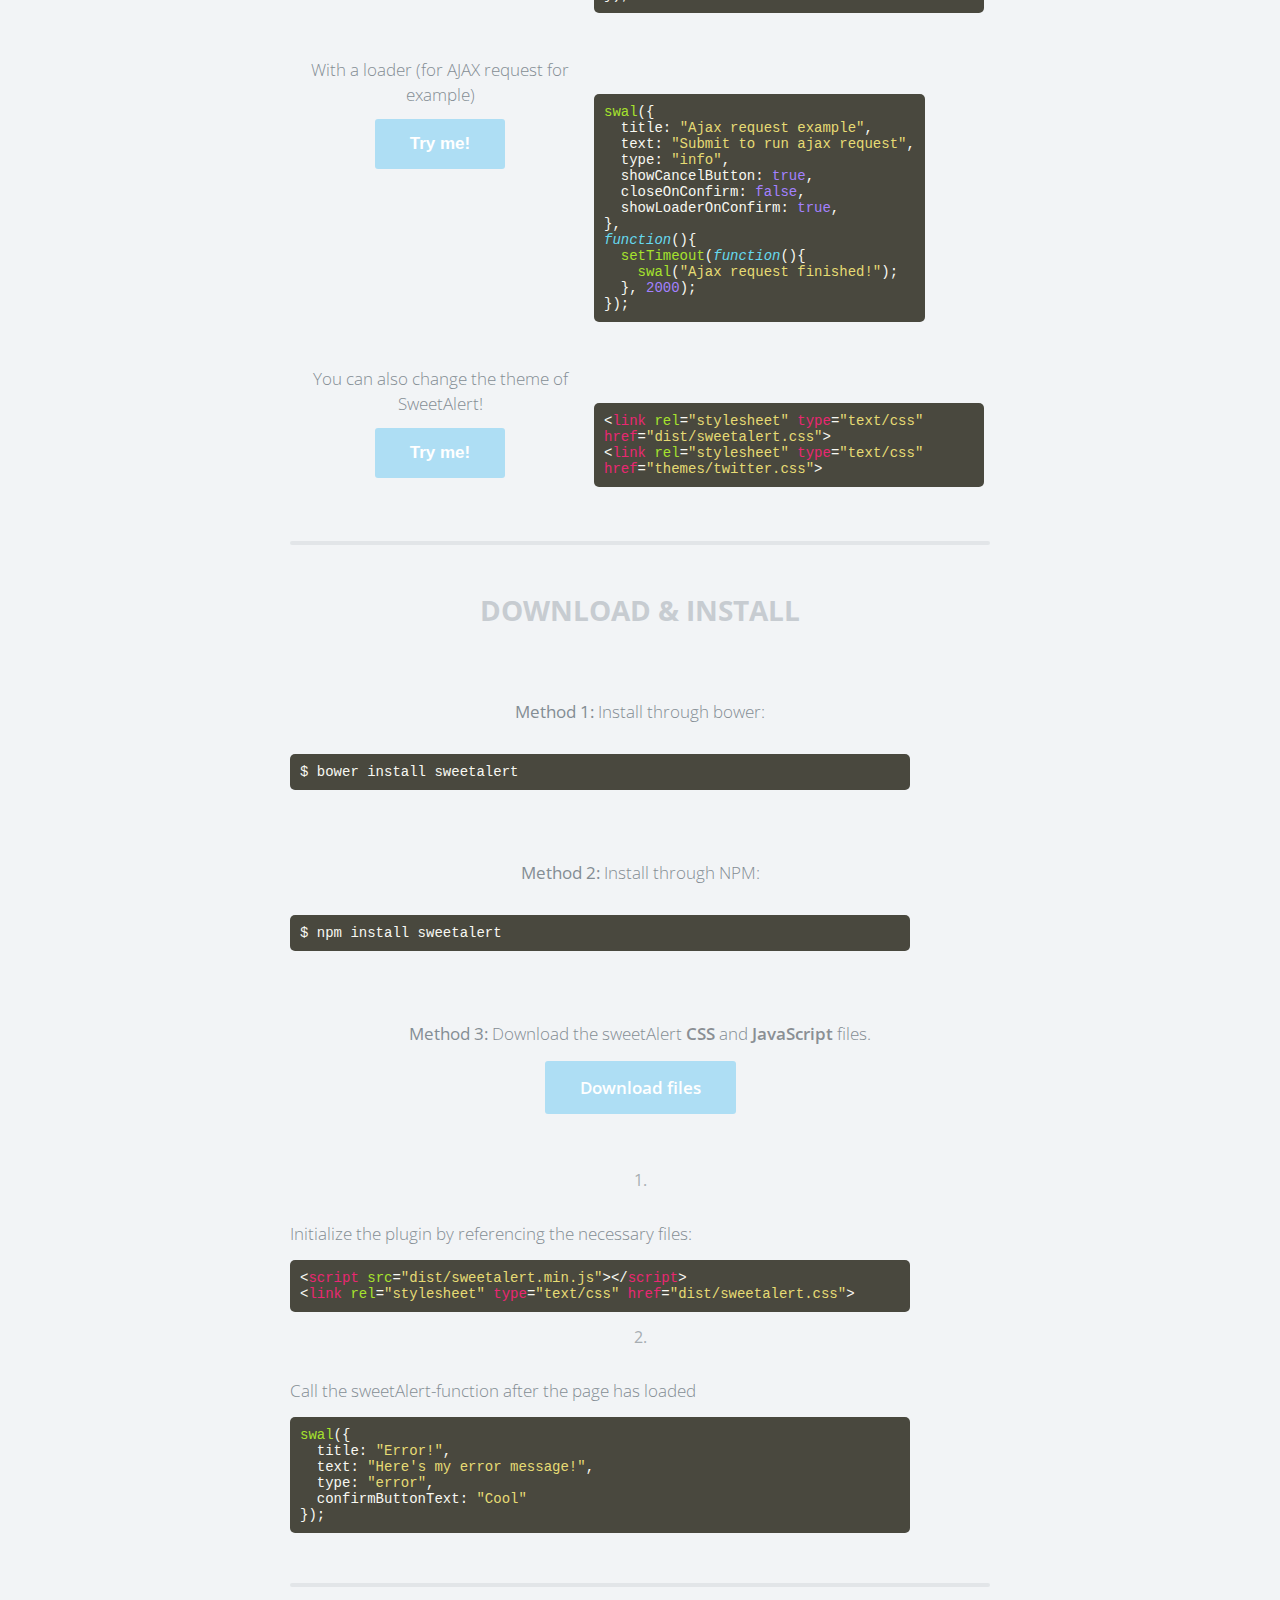
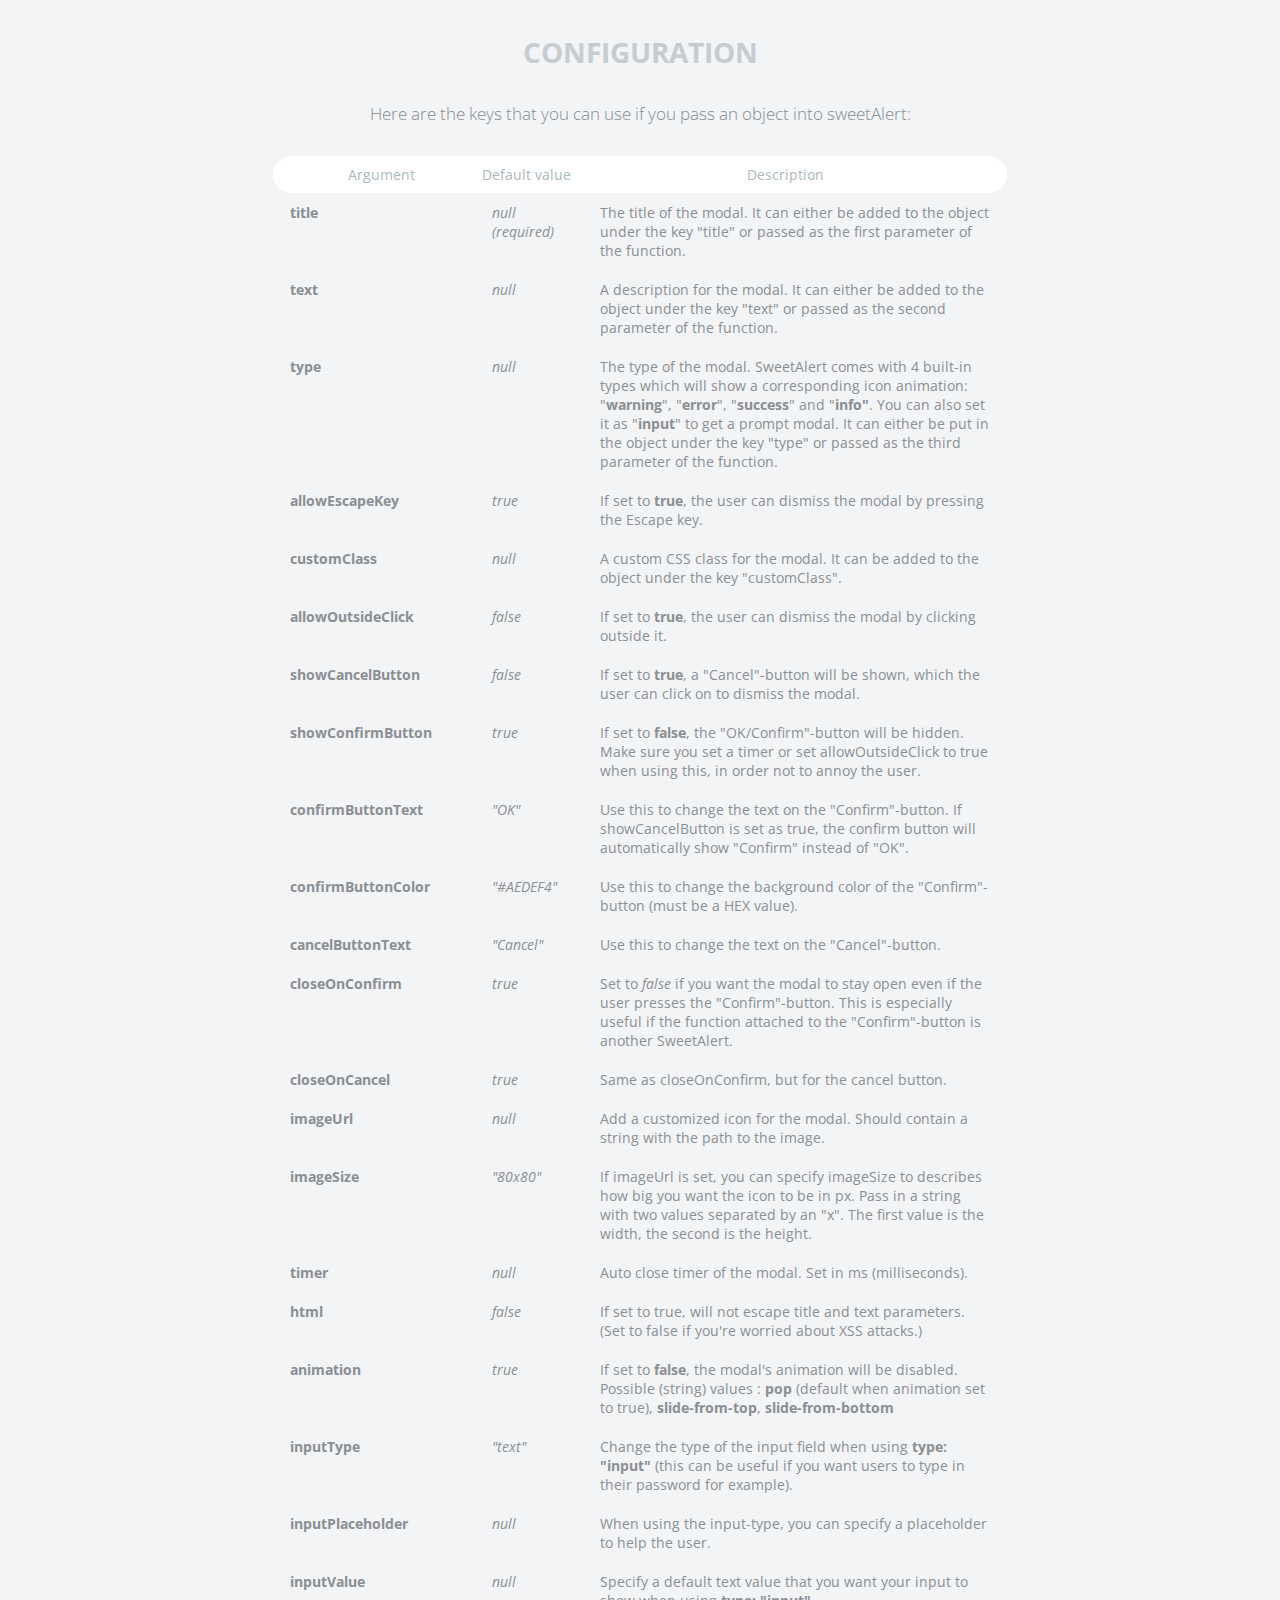
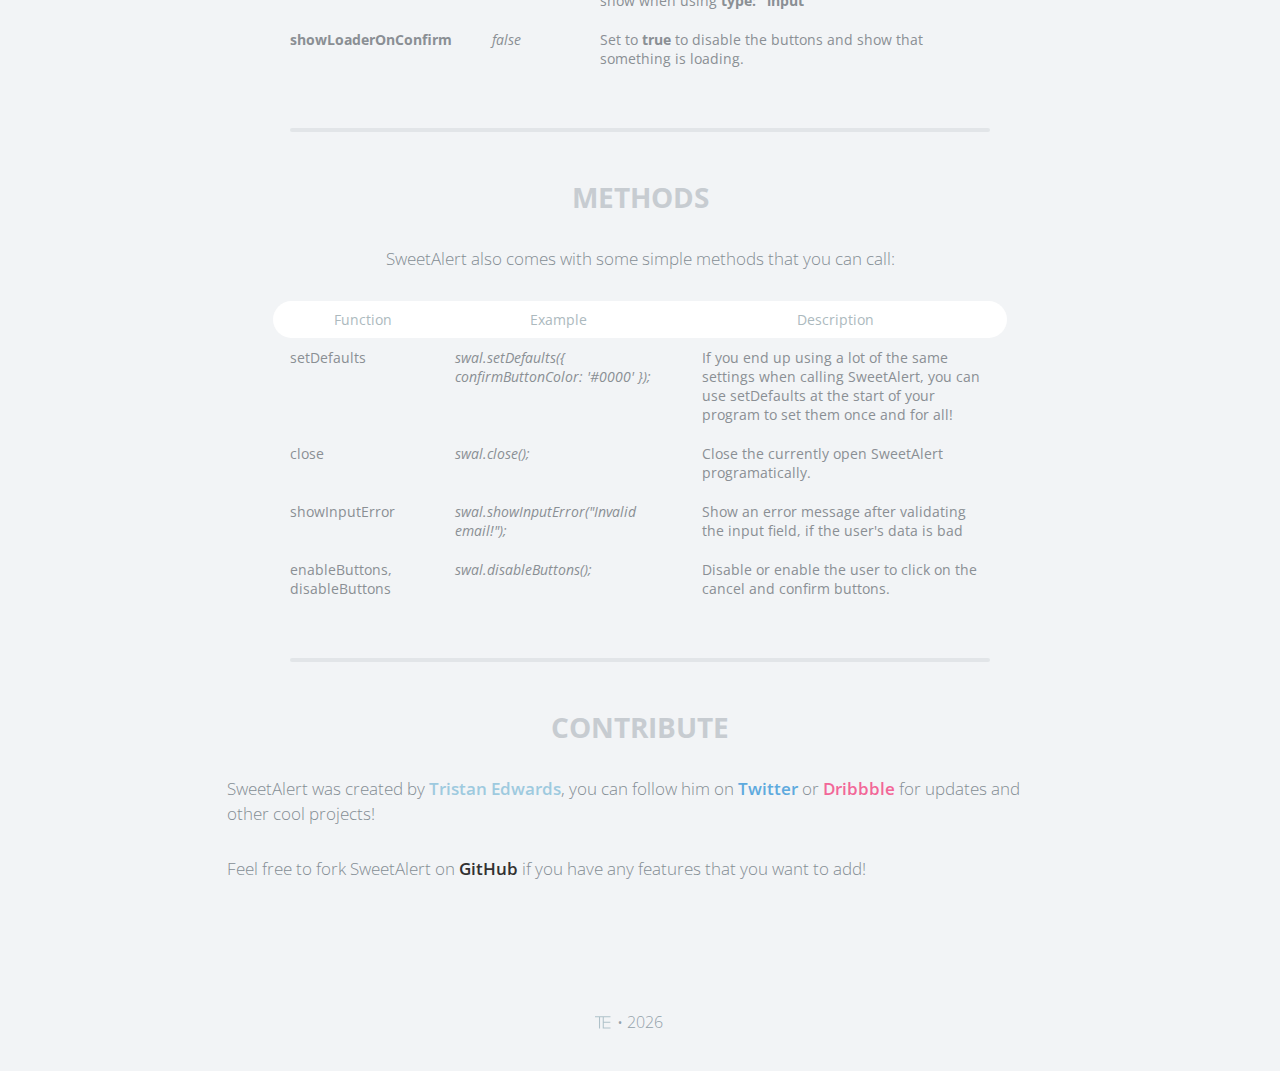
<file: node_modules/sweetalert/index.html>
<!doctype html>

<html>

<head>
  <meta charset="utf-8">
  <meta name="viewport" content="width=device-width, initial-scale=1, maximum-scale=1, user-scalable=0" />
  <title>SweetAlert</title>

  <link rel="stylesheet" href="example/example.css">
  <script src="https://code.jquery.com/jquery-2.1.3.min.js"></script>

  <!-- This is what you need -->
  <script src="dist/sweetalert-dev.js"></script>
  <link rel="stylesheet" href="dist/sweetalert.css">
  <!--.......................-->

</head>

<body>

<h1>Sweet Alert</h1>
<h2>A beautiful replacement for JavaScript's "Alert"</h2>
<button class="download">Download</button>

<!-- What does it do? -->
<h3>So... What does it do?</h3>
<p>Here’s a comparison of a standard error message. The first one uses the built-in <strong>alert</strong>-function, while the second is using <strong>sweetAlert</strong>.</p>

<div class="showcase normal">
	<h4>Normal alert</h4>
	<button>Show error message</button>

	<h5>Code:</h5>
	<pre><span class="attr">alert</span>(<span class="str">"Oops... Something went wrong!"</span>);

	</pre>

	<div class="vs-icon"></div>
</div>

<div class="showcase sweet">
	<h4>Sweet Alert</h4>
	<button>Show error message</button>

	<h5>Code:</h5>
	<pre><span class="attr">sweetAlert</span>(<span class="str">"Oops..."</span>, <span class="str">"Something went wrong!"</span>, <span class="str">"error"</span>);</pre>
</div>

<p>Pretty cool huh? SweetAlert automatically centers itself on the page and looks great no matter if you're using a desktop computer, mobile or tablet. It's even highly customizeable, as you can see below!</p>


<!-- Examples -->
<h3>More examples</h3>

<p class="center">In these examples, we're using the shorthand function <strong>swal</strong> to call sweetAlert.</p>

<ul class="examples">

	<li class="message">
		<div class="ui">
			<p>A basic message</p>
			<button>Try me!</button>
		</div>
		<pre><span class="attr">swal</span>(<span class="str">"Here's a message!"</span>)</pre>
	</li>

	<li class="title-text">
		<div class="ui">
			<p>A title with a text under</p>
			<button>Try me!</button>
		</div>
		<pre><span class="attr">swal</span>(<span class="str">"Here's a message!"</span>, <span class="str">"It's pretty, isn't it?"</span>)</pre>
	</li>

	<li class="success">
		<div class="ui">
			<p>A success message!</p>
			<button>Try me!</button>
		</div>
		<pre><span class="attr">swal</span>(<span class="str">"Good job!"</span>, <span class="str">"You clicked the button!"</span>, <span class="str">"success"</span>)</pre>
	</li>

	<li class="warning confirm">
		<div class="ui">
			<p>A warning message, with a function attached to the "Confirm"-button...</p>
			<button>Try me!</button>
		</div>
		<pre><span class="attr">swal</span>({
&nbsp;&nbsp;title: <span class="str">"Are you sure?"</span>,
&nbsp;&nbsp;text: <span class="str">"You will not be able to recover this imaginary file!"</span>,
&nbsp;&nbsp;type: <span class="str">"warning"</span>,
&nbsp;&nbsp;showCancelButton: <span class="val">true</span>,
&nbsp;&nbsp;confirmButtonColor: <span class="str">"#DD6B55"</span>,
&nbsp;&nbsp;confirmButtonText: <span class="str">"Yes, delete it!"</span>,
&nbsp;&nbsp;closeOnConfirm: <span class="val">false</span>
},
<span class="func"><i>function</i></span>(){
&nbsp;&nbsp;<span class="attr">swal</span>(<span class="str">"Deleted!"</span>, <span class="str">"Your imaginary file has been deleted."</span>, <span class="str">"success"</span>);
});</pre>
	</li>

	<li class="warning cancel">
		<div class="ui">
			<p>... and by passing a parameter, you can execute something else for "Cancel".</p>
			<button>Try me!</button>
		</div>
		<pre><span class="attr">swal</span>({
&nbsp;&nbsp;title: <span class="str">"Are you sure?"</span>,
&nbsp;&nbsp;text: <span class="str">"You will not be able to recover this imaginary file!"</span>,
&nbsp;&nbsp;type: <span class="str">"warning"</span>,
&nbsp;&nbsp;showCancelButton: <span class="val">true</span>,
&nbsp;&nbsp;confirmButtonColor: <span class="str">"#DD6B55"</span>,
&nbsp;&nbsp;confirmButtonText: <span class="str">"Yes, delete it!"</span>,
&nbsp;&nbsp;cancelButtonText: <span class="str">"No, cancel plx!"</span>,
&nbsp;&nbsp;closeOnConfirm: <span class="val">false</span>,
&nbsp;&nbsp;closeOnCancel: <span class="val">false</span>
},
<span class="func"><i>function</i></span>(isConfirm){
&nbsp;&nbsp;<span class="tag">if</span> (isConfirm) {
&nbsp;&nbsp;&nbsp;&nbsp;<span class="attr">swal</span>(<span class="str">"Deleted!"</span>, <span class="str">"Your imaginary file has been deleted."</span>, <span class="str">"success"</span>);
&nbsp;&nbsp;} <span class="tag">else</span> {
	&nbsp;&nbsp;&nbsp;&nbsp;<span class="attr">swal</span>(<span class="str">"Cancelled"</span>, <span class="str">"Your imaginary file is safe :)"</span>, <span class="str">"error"</span>);
&nbsp;&nbsp;}
});</pre>
	</li>

	<li class="custom-icon">
		<div class="ui">
			<p>A message with a custom icon</p>
			<button>Try me!</button>
		</div>
		<pre><span class="attr">swal</span>({
&nbsp;&nbsp;title: <span class="str">"Sweet!"</span>,
&nbsp;&nbsp;text: <span class="str">"Here's a custom image."</span>,
&nbsp;&nbsp;imageUrl: <span class="str">"images/thumbs-up.jpg"</span>
});</pre>
	</li>

	<li class="message-html">
		<div class="ui">
			<p>An HTML message</p>
			<button>Try me!</button>
		</div>
		<pre><span class="attr">swal</span>({
&nbsp;&nbsp;title: <span class="str">"HTML &lt;small&gt;Title&lt;/small&gt;!"</span>,
&nbsp;&nbsp;text: <span class="str">"A custom &lt;span style="color:#F8BB86"&gt;html&lt;span&gt; message."</span>,
&nbsp;&nbsp;html: <span class="val">true</span>
});</pre>
	</li>

	<li class="timer">
		<div class="ui">
			<p>A message with auto close timer</p>
			<button>Try me!</button>
		</div>
		<pre><span class="attr">swal</span>({
&nbsp;&nbsp;title: <span class="str">"Auto close alert!"</span>,
&nbsp;&nbsp;text: <span class="str">"I will close in 2 seconds."</span>,
&nbsp;&nbsp;timer: <span class="val">2000</span>,
&nbsp;&nbsp;showConfirmButton: <span class="val">false</span>
});</pre>
	</li>


	<li class="input">
		<div class="ui">
			<p>A replacement for the "prompt" function</p>
			<button>Try me!</button>
		</div>
		<pre><span class="attr">swal</span>({
&nbsp;&nbsp;title: <span class="str">"An input!"</span>,
&nbsp;&nbsp;text: <span class="str">"Write something interesting:"</span>,
&nbsp;&nbsp;type: <span class="str">"input"</span>,
&nbsp;&nbsp;showCancelButton: <span class="val">true</span>,
&nbsp;&nbsp;closeOnConfirm: <span class="val">false</span>,
&nbsp;&nbsp;animation: <span class="str">"slide-from-top"</span>,
&nbsp;&nbsp;inputPlaceholder: <span class="str">"Write something"</span>
},
<span class="func"><i>function</i></span>(<span class="arg">inputValue</span>){
&nbsp;&nbsp;<span class="tag">if</span> (inputValue <span class="tag">===</span> <span class="val">false</span>) <span class="tag">return</span> <span class="val">false</span>;
&nbsp;&nbsp;
&nbsp;&nbsp;<span class="tag">if</span> (inputValue <span class="tag">===</span> <span class="str">""</span>) {
&nbsp;&nbsp;&nbsp;&nbsp;swal<span class="tag">.</span><span class="attr">showInputError</span>(<span class="str">"You need to write something!"</span>);
&nbsp;&nbsp;&nbsp;&nbsp;<span class="tag">return</span> <span class="val">false</span>
&nbsp;&nbsp;}
&nbsp;&nbsp;
&nbsp;&nbsp;<span class="attr">swal</span>(<span class="str">"Nice!"</span>, <span class="str">"You wrote: "</span> + inputValue, <span class="str">"success"</span>);
});</pre>
	</li>

  <li class="ajax">
    <div class="ui">
			<p>With a loader (for AJAX request for example)</p>
			<button>Try me!</button>
		</div>
		<pre><span class="attr">swal</span>({
&nbsp;&nbsp;title: <span class="str">"Ajax request example"</span>,
&nbsp;&nbsp;text: <span class="str">"Submit to run ajax request"</span>,
&nbsp;&nbsp;type: <span class="str">"info"</span>,
&nbsp;&nbsp;showCancelButton: <span class="val">true</span>,
&nbsp;&nbsp;closeOnConfirm: <span class="val">false</span>,
&nbsp;&nbsp;showLoaderOnConfirm: <span class="val">true</span>,
},
<span class="func"><i>function</i></span>(){
&nbsp;&nbsp;<span class="attr">setTimeout</span>(<span class="func"><i>function</i></span>(){
&nbsp;&nbsp;&nbsp;&nbsp;<span class="attr">swal</span>(<span class="str">"Ajax request finished!"</span>);
&nbsp;&nbsp;}, <span class="val">2000</span>);
});</pre>
	</li>

	<li class="theme">
		<div class="ui">
			<p>You can also change the theme of SweetAlert!</p>
			<button>Try me!</button>
		</div>
		<pre>&lt;<span class="tag">link</span> <span class="attr">rel</span>=<span class="str">"stylesheet"</span> <span class="tag">type</span>=<span class="str">"text/css"</span> <span class="tag">href</span>=<span class="str">"dist/sweetalert.css"</span>&gt;
			&lt;<span class="tag">link</span> <span class="attr">rel</span>=<span class="str">"stylesheet"</span> <span class="tag">type</span>=<span class="str">"text/css"</span> <span class="tag">href</span>=<span class="str">"themes/twitter.css"</span>&gt;</pre>
	</li>

</ul>


<!-- Download & Install -->
<h3 id="download-section">Download & install</h3>

<div class="center-container">
	<p class="center"><b>Method 1:</b> Install through bower:</p>
	<pre class="center">$ bower install sweetalert</pre>
</div>

<div class="center-container">
	<p class="center"><b>Method 2:</b> Install through NPM:</p>
	<pre class="center">$ npm install sweetalert</pre>
</div>

<p class="center"><b>Method 3:</b> Download the sweetAlert <strong>CSS</strong> and <strong>JavaScript</strong> files.</p>

<a class="button" href="https://github.com/t4t5/sweetalert/archive/master.zip" download>Download files</a>

<ol>
	<li>
		<p>Initialize the plugin by referencing the necessary files:</p>
		<pre>&lt;<span class="tag">script</span> <span class="attr">src</span>=<span class="str">"dist/sweetalert.min.js"</span>&gt;&lt;/<span class="tag">script</span>&gt;
&lt;<span class="tag">link</span> <span class="attr">rel</span>=<span class="str">"stylesheet"</span> <span class="tag">type</span>=<span class="str">"text/css"</span> <span class="tag">href</span>=<span class="str">"dist/sweetalert.css"</span>&gt;</pre>
	</li>

	<li>
		<p>Call the sweetAlert-function after the page has loaded</p>
		<pre><span class="attr">swal</span>({
&nbsp;&nbsp;title: <span class="str">"Error!"</span>,
&nbsp;&nbsp;text: <span class="str">"Here's my error message!"</span>,
&nbsp;&nbsp;type: <span class="str">"error"</span>,
&nbsp;&nbsp;confirmButtonText: <span class="str">"Cool"</span>
});
</pre>
	</li>
</ol>



<!-- Configuration -->
<h3>Configuration</h3>

<p class="center">Here are the keys that you can use if you pass an object into sweetAlert:</p>

<table>
	<tr class="titles">
		<th>
			<div class="border-left"></div>
			Argument
		</th>
		<th>Default value</th>
		<th>
			<div class="border-right"></div>
			Description
		</th>
	</tr>
	<tr>
		<td><b>title</b></td>
		<td><i>null (required)</i></td>
		<td>The title of the modal. It can either be added to the object under the key "title" or passed as the first parameter of the function.</td>
	</tr>
	<tr>
		<td><b>text</b></td>
		<td><i>null</i></td>
		<td>A description for the modal. It can either be added to the object under the key "text" or passed as the second parameter of the function.</td>
	</tr>
	<tr>
		<td><b>type</b></td>
		<td><i>null</i></td>
		<td>The type of the modal. SweetAlert comes with 4 built-in types which will show a corresponding icon animation: "<strong>warning</strong>", "<strong>error</strong>", "<strong>success</strong>" and "<strong>info"</strong>. You can also set it as "<strong>input</strong>" to get a prompt modal. It can either be put in the object under the key "type" or passed as the third parameter of the function.</td>
	</tr>
    <tr>
      <td><b>allowEscapeKey</b></td>
      <td><i>true</i></td>
      <td>If set to <strong>true</strong>, the user can dismiss the modal by pressing the Escape key.</td>
    </tr>
	<tr>
		<td><b>customClass</b></td>
		<td><i>null</i></td>
		<td>A custom CSS class for the modal. It can be added to the object under the key "customClass".</td>
	</tr>
	<tr>
		<td><b>allowOutsideClick</b></td>
		<td><i>false</i></td>
		<td>If set to <strong>true</strong>, the user can dismiss the modal by clicking outside it.</td>
	</tr>
	<tr>
		<td><b>showCancelButton</b></td>
		<td><i>false</i></td>
		<td>If set to <strong>true</strong>, a "Cancel"-button will be shown, which the user can click on to dismiss the modal.</td>
	</tr>
	<tr>
		<td><b>showConfirmButton</b></td>
		<td><i>true</i></td>
		<td>If set to <strong>false</strong>, the "OK/Confirm"-button will be hidden. Make sure you set a timer or set allowOutsideClick to true when using this, in order not to annoy the user.</td>
	</tr>
	<tr>
		<td><b>confirmButtonText</b></td>
		<td><i>"OK"</i></td>
		<td>Use this to change the text on the "Confirm"-button. If showCancelButton is set as true, the confirm button will automatically show "Confirm" instead of "OK".</td>
	</tr>
	<tr>
		<td><b>confirmButtonColor</b></td>
		<td><i>"#AEDEF4"</i></td>
		<td>Use this to change the background color of the "Confirm"-button (must be a HEX value).</td>
	</tr>
	<tr>
		<td><b>cancelButtonText</b></td>
		<td><i>"Cancel"</i></td>
		<td>Use this to change the text on the "Cancel"-button.</td>
	</tr>
	<tr>
		<td><b>closeOnConfirm</b></td>
		<td><i>true</i></td>
		<td>Set to <i>false</i> if you want the modal to stay open even if the user presses the "Confirm"-button. This is especially useful if the function attached to the "Confirm"-button is another SweetAlert.</td>
	</tr>
	<tr>
		<td><b>closeOnCancel</b></td>
		<td><i>true</i></td>
		<td>Same as closeOnConfirm, but for the cancel button.</td>
	</tr>
	<tr>
		<td><b>imageUrl</b></td>
		<td><i>null</i></td>
		<td>Add a customized icon for the modal. Should contain a string with the path to the image.</td>
	</tr>
	<tr>
		<td><b>imageSize</b></td>
		<td><i>"80x80"</i></td>
		<td>If imageUrl is set, you can specify imageSize to describes how big you want the icon to be in px. Pass in a string with two values separated by an "x". The first value is the width, the second is the height.</td>
	</tr>
	<tr>
		<td><b>timer</b></td>
		<td><i>null</i></td>
		<td>Auto close timer of the modal. Set in ms (milliseconds).</td>
	</tr>
	<tr>
		<td><b>html</b></td>
		<td><i>false</i></td>
		<td>If set to true, will not escape title and text parameters. (Set to false if you're worried about XSS attacks.)</td>
	</tr>
	<tr>
		<td><b>animation</b></td>
		<td><i>true</i></td>
		<td>If set to <strong>false</strong>, the modal's animation will be disabled. Possible (string) values : <strong>pop</strong> (default when animation set to true), <strong>slide-from-top</strong>, <strong>slide-from-bottom</strong></td>
	</tr>
	<tr>
		<td><b>inputType</b></td>
		<td><i>"text"</i></td>
		<td>Change the type of the input field when using <strong>type: "input"</strong> (this can be useful if you want users to type in their password for example).</td>
	</tr>
	<tr>
		<td><b>inputPlaceholder</b></td>
		<td><i>null</i></td>
		<td>When using the input-type, you can specify a placeholder to help the user.</td>
	</tr>
	<tr>
		<td><b>inputValue</b></td>
		<td><i>null</i></td>
		<td>Specify a default text value that you want your input to show when using <strong>type: "input"</strong></td>
	</tr>
	<tr>
		<td><b>showLoaderOnConfirm</b></td>
		<td><i>false</i></td>
    <td>Set to <strong>true</strong> to disable the buttons and show that something is loading.</td>
	</tr>
</table>


<!-- Methods -->
<h3>Methods</h3>

<p class="center">SweetAlert also comes with some simple methods that you can call:</p>

<table>
	<tr class="titles">
		<th>
			<div class="border-left"></div>
			Function
		</th>
		<th>Example</th>
		<th>
			<div class="border-right"></div>
			Description
		</th>
	</tr>
	<tr>
		<td>setDefaults</td>
		<td><i>swal.setDefaults({ confirmButtonColor: '#0000' });</i></td>
		<td>If you end up using a lot of the same settings when calling SweetAlert, you can use setDefaults at the start of your program to set them once and for all!</td>
	</tr>
	<tr>
		<td>close</td>
		<td><i>swal.close();</i></td>
		<td>Close the currently open SweetAlert programatically.</td>
	</tr>
	<tr>
		<td>showInputError</td>
		<td><i>swal.showInputError("Invalid email!");</i></td>
		<td>Show an error message after validating the input field, if the user's data is bad</td>
	</tr>
	<tr>
		<td>enableButtons, disableButtons</td>
		<td><i>swal.disableButtons();</i></td>
		<td>Disable or enable the user to click on the cancel and confirm buttons.</td>
	</tr>
</table>



<!-- Contribute -->
<h3>Contribute</h3>
<p>SweetAlert was created by <a href="http://tristanedwards.me" target="_blank">Tristan Edwards</a>, you can follow him on <a href="https://twitter.com/t4t5" target="_blank" class="twitter">Twitter</a> or <a href="https://dribbble.com/tristanedwards" target="_blank" class="dribbble">Dribbble</a> for updates and other cool projects!</p>
<p>Feel free to fork SweetAlert on <a href="https://github.com/t4t5/sweetalert" class="github">GitHub</a> if you have any features that you want to add!</p>


<footer>
	<span class="te-logo">TE</span> • <script>document.write(new Date().getFullYear())</script>
</footer>


<script>

document.querySelector('button.download').onclick = function(){
	$("html, body").animate({ scrollTop: $("#download-section").offset().top }, 1000);
};

document.querySelector('.showcase.normal button').onclick = function(){
	alert("Oops... Something went wrong!");
};

document.querySelector('.showcase.sweet button').onclick = function(){
	swal("Oops...", "Something went wrong!", "error");
};

document.querySelector('ul.examples li.message button').onclick = function(){
	swal("Here's a message!");
};

document.querySelector('ul.examples li.timer button').onclick = function(){
	swal({
		title: "Auto close alert!",
		text: "I will close in 2 seconds.",
		timer: 2000,
		showConfirmButton: false
	});
};

document.querySelector('ul.examples li.title-text button').onclick = function(){
	swal("Here's a message!", "It's pretty, isn't it?");
};

document.querySelector('ul.examples li.success button').onclick = function(){
	swal("Good job!", "You clicked the button!", "success");
};

document.querySelector('ul.examples li.warning.confirm button').onclick = function(){
	swal({
		title: "Are you sure?",
		text: "You will not be able to recover this imaginary file!",
		type: "warning",
		showCancelButton: true,
		confirmButtonColor: '#DD6B55',
		confirmButtonText: 'Yes, delete it!',
		closeOnConfirm: false
	},
	function(){
		swal("Deleted!", "Your imaginary file has been deleted!", "success");
	});
};

document.querySelector('ul.examples li.warning.cancel button').onclick = function(){
	swal({
		title: "Are you sure?",
		text: "You will not be able to recover this imaginary file!",
		type: "warning",
		showCancelButton: true,
		confirmButtonColor: '#DD6B55',
		confirmButtonText: 'Yes, delete it!',
		cancelButtonText: "No, cancel plx!",
		closeOnConfirm: false,
		closeOnCancel: false
	},
	function(isConfirm){
    if (isConfirm){
      swal("Deleted!", "Your imaginary file has been deleted!", "success");
    } else {
      swal("Cancelled", "Your imaginary file is safe :)", "error");
    }
	});
};

document.querySelector('ul.examples li.custom-icon button').onclick = function(){
	swal({
		title: "Sweet!",
		text: "Here's a custom image.",
		imageUrl: 'example/images/thumbs-up.jpg'
	});
};

document.querySelector('ul.examples li.message-html button').onclick = function(){
	swal({
		title: "HTML <small>Title</small>!",
		text: 'A custom <span style="color:#F8BB86">html<span> message.',
		html: true
	});
};

document.querySelector('ul.examples li.input button').onclick = function(){
	swal({
		title: "An input!",
		text: 'Write something interesting:',
		type: 'input',
		showCancelButton: true,
		closeOnConfirm: false,
		animation: "slide-from-top",
		inputPlaceholder: "Write something",
	},
	function(inputValue){
		if (inputValue === false) return false;

		if (inputValue === "") {
			swal.showInputError("You need to write something!");
			return false;
		}
    
		swal("Nice!", 'You wrote: ' + inputValue, "success");

	});
};

document.querySelector('ul.examples li.theme button').onclick = function() {
	swal({
		title: "Themes!",
		text: "Here's the Twitter theme for SweetAlert!",
		confirmButtonText: "Cool!",
		customClass: 'twitter'
	});
};

document.querySelector('ul.examples li.ajax button').onclick = function() {
  swal({
    title: 'Ajax request example',
    text: 'Submit to run ajax request',
    type: 'info',
    showCancelButton: true,
    closeOnConfirm: false,
    showLoaderOnConfirm: true,
  }, function(){
    setTimeout(function() {
      swal('Ajax request finished!');
    }, 2000);
  });
};

</script>



</body>

</html>
</file>
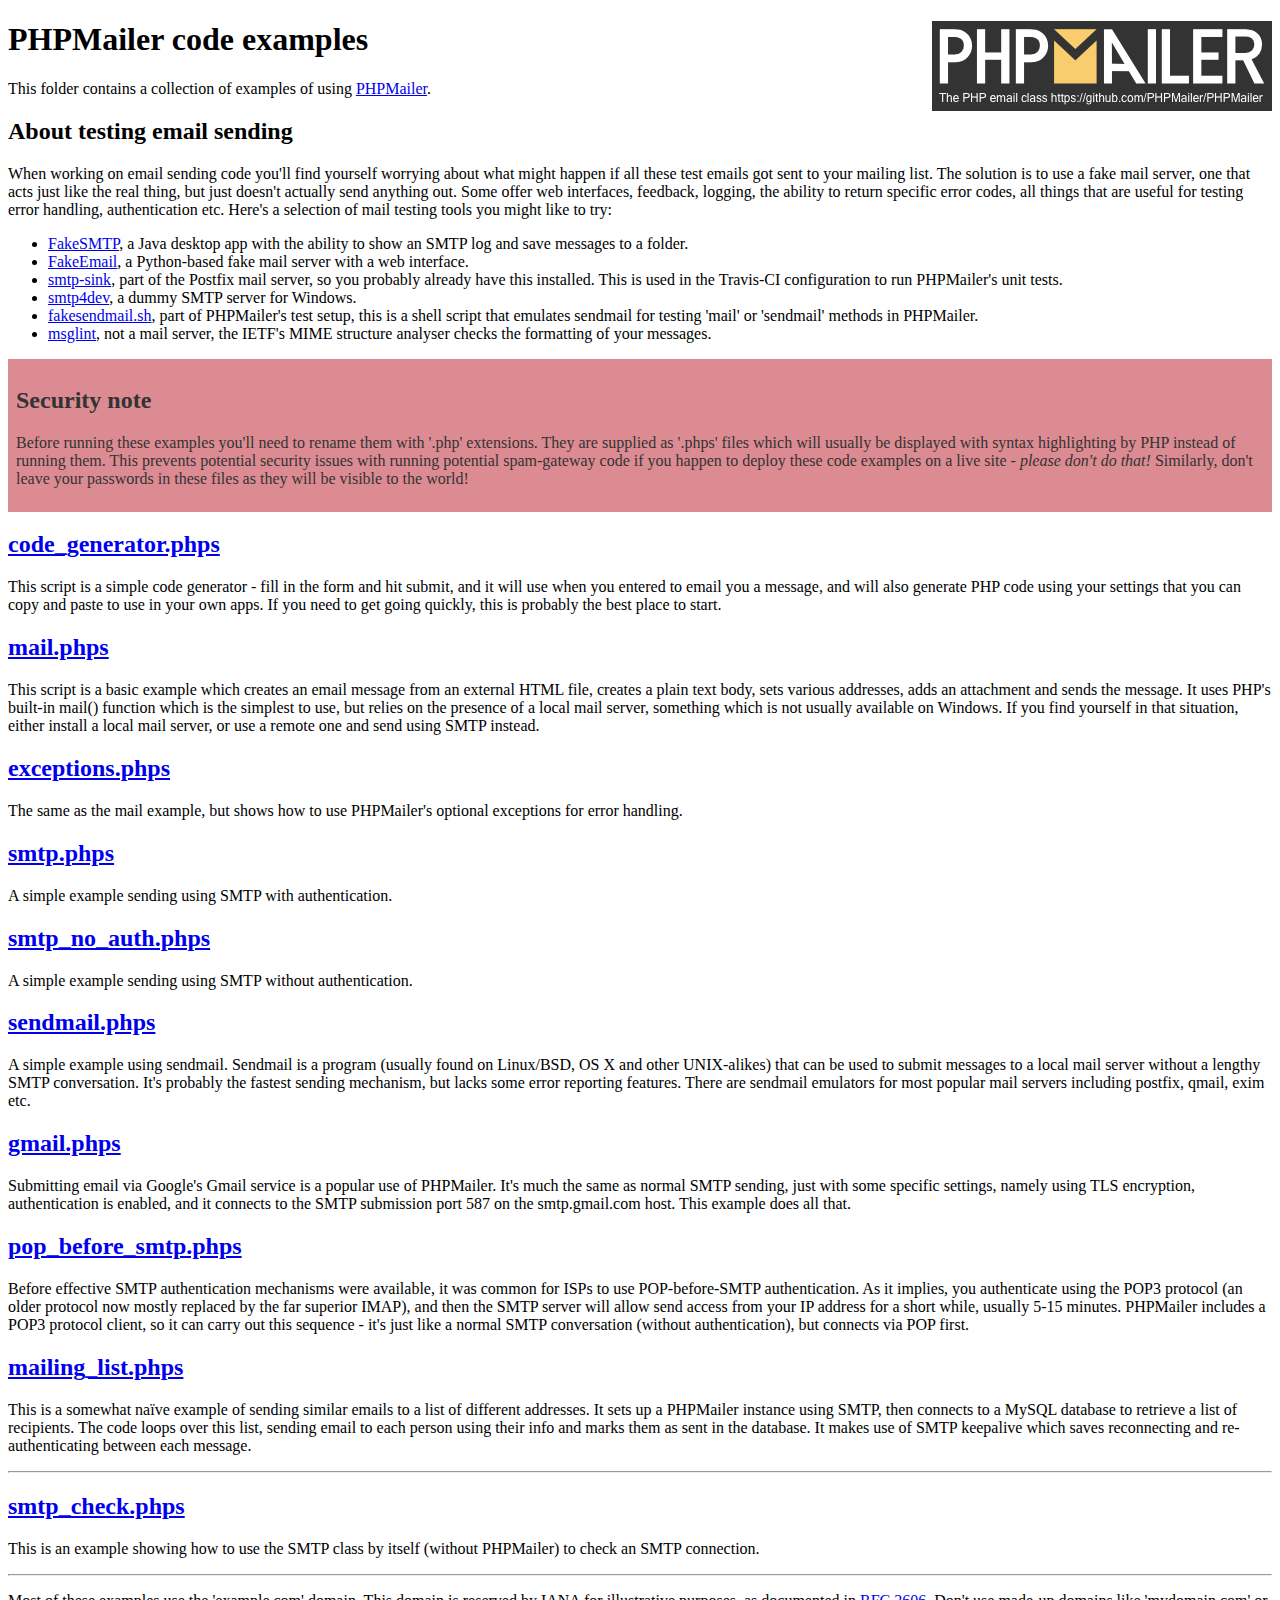
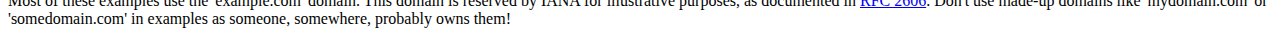
<file: Info/PHPMailer/examples/index.html>
<!DOCTYPE html>
<html>
<head>
	<meta charset="UTF-8">
	<title>PHPMailer Examples</title>
</head>
<body>
<h1>PHPMailer code examples<a href="https://github.com/PHPMailer/PHPMailer"><img src="images/phpmailer.png" style="float:right; border:0;" alt="PHPMailer logo"></a></h1>
<p>This folder contains a collection of examples of using <a href="https://github.com/PHPMailer/PHPMailer">PHPMailer</a>.</p>
<h2>About testing email sending</h2>
<p>When working on email sending code you'll find yourself worrying about what might happen if all these test emails got sent to your mailing list. The solution is to use a fake mail server, one that acts just like the real thing, but just doesn't actually send anything out. Some offer web interfaces, feedback, logging, the ability to return specific error codes, all things that are useful for testing error handling, authentication etc. Here's a selection of mail testing tools you might like to try:</p>
<ul>
  <li><a href="https://github.com/Nilhcem/FakeSMTP">FakeSMTP</a>, a Java desktop app with the ability to show an SMTP log and save messages to a folder. </li>
  <li><a href="https://github.com/isotoma/FakeEmail">FakeEmail</a>, a Python-based fake mail server with a web interface.</li>
  <li><a href="http://www.postfix.org/smtp-sink.1.html">smtp-sink</a>, part of the Postfix mail server, so you probably already have this installed. This is used in the Travis-CI configuration to run PHPMailer's unit tests.</li>
  <li><a href="http://smtp4dev.codeplex.com">smtp4dev</a>, a dummy SMTP server for Windows.</li>
  <li><a href="https://github.com/PHPMailer/PHPMailer/blob/master/test/fakesendmail.sh">fakesendmail.sh</a>, part of PHPMailer's test setup, this is a shell script that emulates sendmail for testing 'mail' or 'sendmail' methods in PHPMailer.</li>
  <li><a href="http://tools.ietf.org/tools/msglint/">msglint</a>, not a mail server, the IETF's MIME structure analyser checks the formatting of your messages.</li>
</ul>
<div style="padding: 8px; color: #333333; background-color: #dc8b92">
<h2>Security note</h2>
<p>Before running these examples you'll need to rename them with '.php' extensions. They are supplied as '.phps' files which will usually be displayed with syntax highlighting by PHP instead of running them. This prevents potential security issues with running potential spam-gateway code if you happen to deploy these code examples on a live site - <em>please don't do that!</em> Similarly, don't leave your passwords in these files as they will be visible to the world!</p>
</div>
<h2><a href="code_generator.phps">code_generator.phps</a></h2>
<p>This script is a simple code generator - fill in the form and hit submit, and it will use when you entered to email you a message, and will also generate PHP code using your settings that you can copy and paste to use in your own apps. If you need to get going quickly, this is probably the best place to start.</p>
<h2><a href="mail.phps">mail.phps</a></h2>
<p>This script is a basic example which creates an email message from an external HTML file, creates a plain text body, sets various addresses, adds an attachment and sends the message. It uses PHP's built-in mail() function which is the simplest to use, but relies on the presence of a local mail server, something which is not usually available on Windows. If you find yourself in that situation, either install a local mail server, or use a remote one and send using SMTP instead.</p>
<h2><a href="exceptions.phps">exceptions.phps</a></h2>
<p>The same as the mail example, but shows how to use PHPMailer's optional exceptions for error handling.</p>
<h2><a href="smtp.phps">smtp.phps</a></h2>
<p>A simple example sending using SMTP with authentication.</p>
<h2><a href="smtp_no_auth.phps">smtp_no_auth.phps</a></h2>
<p>A simple example sending using SMTP without authentication.</p>
<h2><a href="sendmail.phps">sendmail.phps</a></h2>
<p>A simple example using sendmail. Sendmail is a program (usually found on Linux/BSD, OS X and other UNIX-alikes) that can be used to submit messages to a local mail server without a lengthy SMTP conversation. It's probably the fastest sending mechanism, but lacks some error reporting features. There are sendmail emulators for most popular mail servers including postfix, qmail, exim etc.</p>
<h2><a href="gmail.phps">gmail.phps</a></h2>
<p>Submitting email via Google's Gmail service is a popular use of PHPMailer. It's much the same as normal SMTP sending, just with some specific settings, namely using TLS encryption, authentication is enabled, and it connects to the SMTP submission port 587 on the smtp.gmail.com host. This example does all that.</p>
<h2><a href="pop_before_smtp.phps">pop_before_smtp.phps</a></h2>
<p>Before effective SMTP authentication mechanisms were available, it was common for ISPs to use POP-before-SMTP authentication. As it implies, you authenticate using the POP3 protocol (an older protocol now mostly replaced by the far superior IMAP), and then the SMTP server will allow send access from your IP address for a short while, usually 5-15 minutes. PHPMailer includes a POP3 protocol client, so it can carry out this sequence - it's just like a normal SMTP conversation (without authentication), but connects via POP first.</p>
<h2><a href="mailing_list.phps">mailing_list.phps</a></h2>
<p>This is a somewhat naïve example of sending similar emails to a list of different addresses. It sets up a PHPMailer instance using SMTP, then connects to a MySQL database to retrieve a list of recipients. The code loops over this list, sending email to each person using their info and marks them as sent in the database. It makes use of SMTP keepalive which saves reconnecting and re-authenticating between each message.</p>
<hr>
<h2><a href="smtp_check.phps">smtp_check.phps</a></h2>
<p>This is an example showing how to use the SMTP class by itself (without PHPMailer) to check an SMTP connection.</p>
<hr>
<p>Most of these examples use the 'example.com' domain. This domain is reserved by IANA for illustrative purposes, as documented in <a href="http://tools.ietf.org/html/rfc2606">RFC 2606</a>. Don't use made-up domains like 'mydomain.com' or 'somedomain.com' in examples as someone, somewhere, probably owns them!</p>
</body>
</html>
</file>
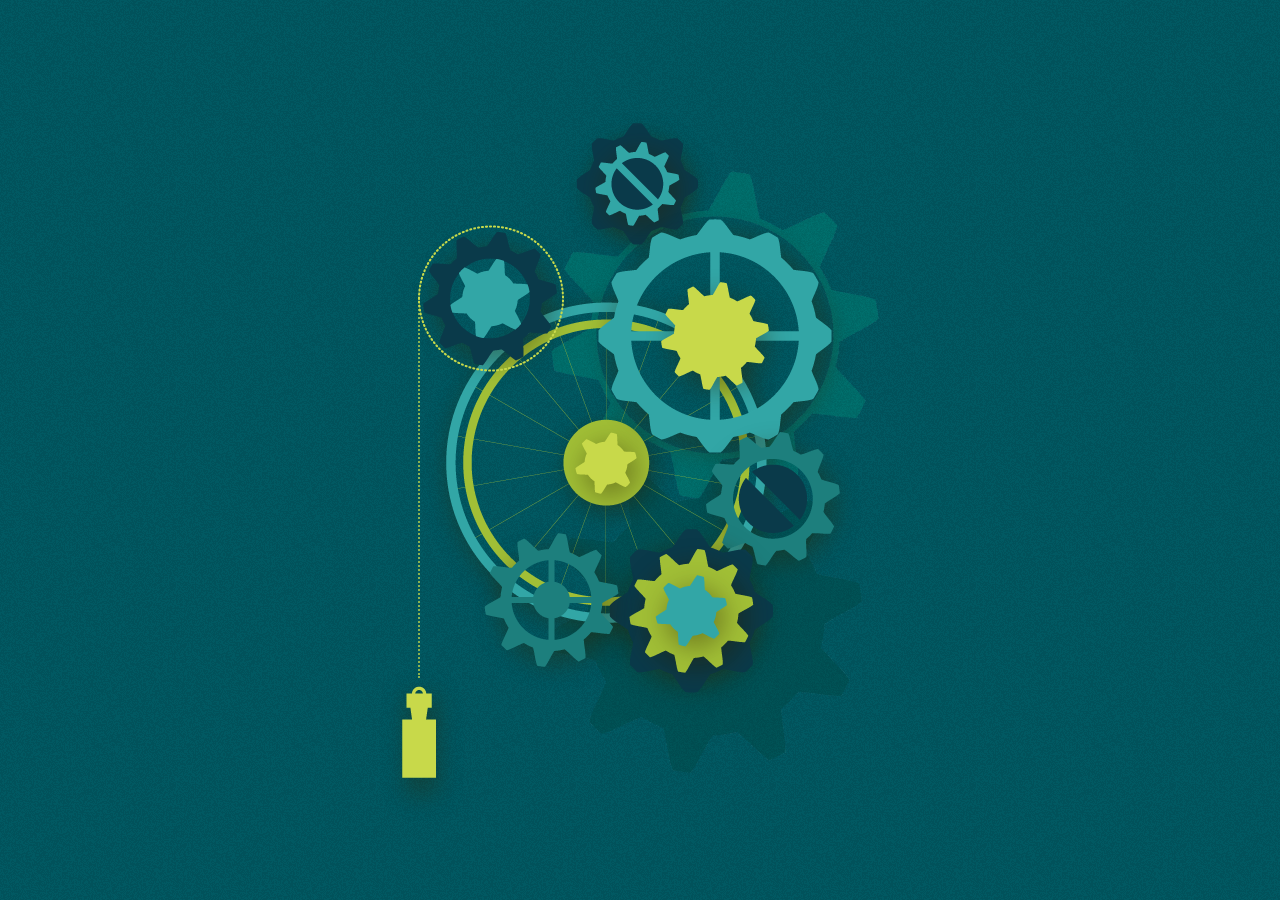
<file: open.html>
<html><head> 
	<meta charset="utf-8">
	<link href="open.css" rel="stylesheet">
	<link href="http://fonts.googleapis.com/css?family=Anton" rel="stylesheet" type="text/css">
	<script type="text/javascript">
		setTimeout(function(){
			window.location = 'index.php';
		}, 5500);
	</script>
</head> 
<body>
	<div id="level">
		<div id="content">
			<div id="gears">
				<div id="gears-static"></div>
				<div id="gear-system-1">
					<div class="shadow" id="shadow15"></div>
					<div id="gear15"></div>
					<div class="shadow" id="shadow14"></div>
					<div id="gear14"></div>
					<div class="shadow" id="shadow13"></div>
					<div id="gear13"></div>
				</div>
				<div id="gear-system-2">
					<div class="shadow" id="shadow10"></div>
					<div id="gear10"></div>
					<div class="shadow" id="shadow3"></div>
					<div id="gear3"></div>
				</div>
				<div id="gear-system-3">
					<div class="shadow" id="shadow9"></div>
					<div id="gear9"></div>
					<div class="shadow" id="shadow7"></div>
					<div id="gear7"></div>
				</div>
				<div id="gear-system-4">
					<div class="shadow" id="shadow6"></div>
					<div id="gear6"></div>
					<div id="gear4"></div>
				</div>
				<div id="gear-system-5">
					<div class="shadow" id="shadow12"></div>
					<div id="gear12"></div>
					<div class="shadow" id="shadow11"></div>
					<div id="gear11"></div>
					<div class="shadow" id="shadow8"></div>
					<div id="gear8"></div>
				</div>
				<div class="shadow" id="shadow1"></div>
				<div id="gear1"></div>
				<div id="gear-system-6">
					<div class="shadow" id="shadow5"></div>
					<div id="gear5"></div>
					<div id="gear2"></div>
				</div>
				<div class="shadow" id="shadowweight"></div>
				<div id="chain-circle"></div>
				<div id="chain"></div>
				<div id="weight"></div>
			</div>
		</div>
	</div>

</body>
</html>
</file>
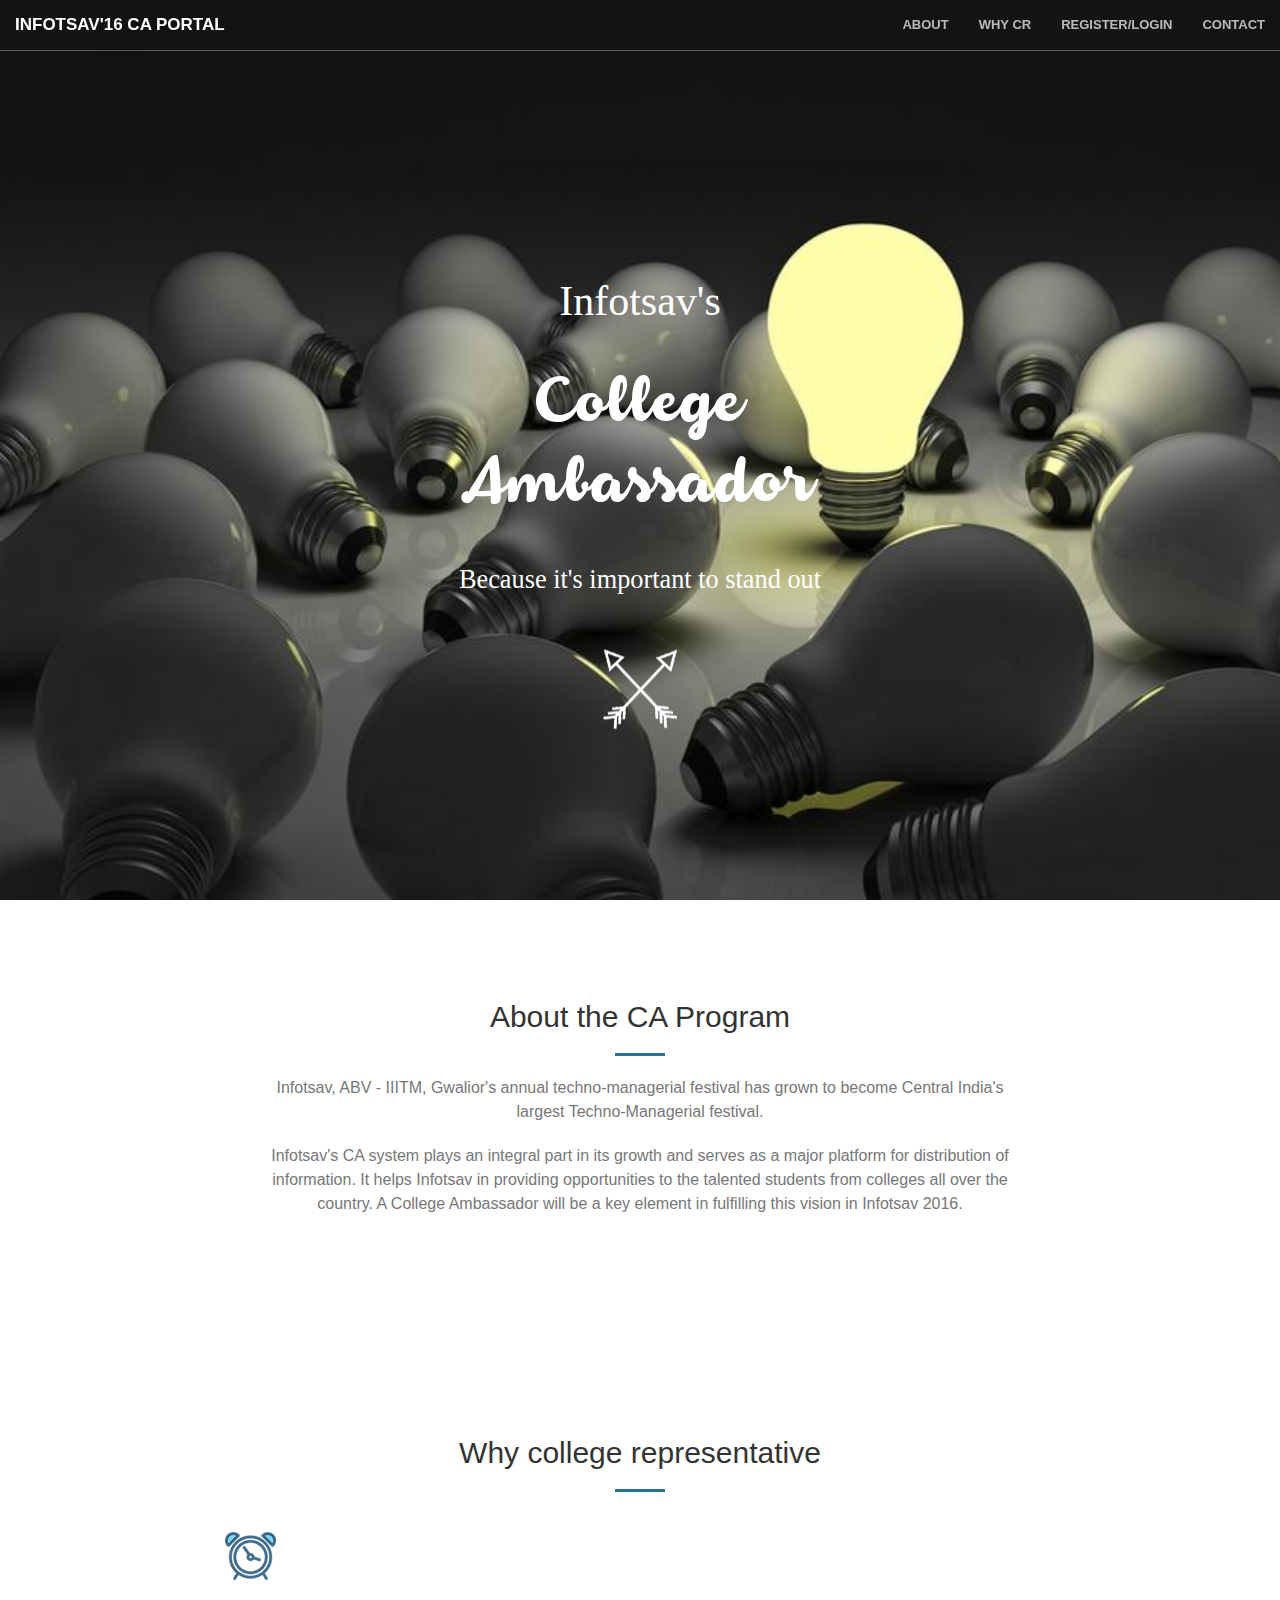
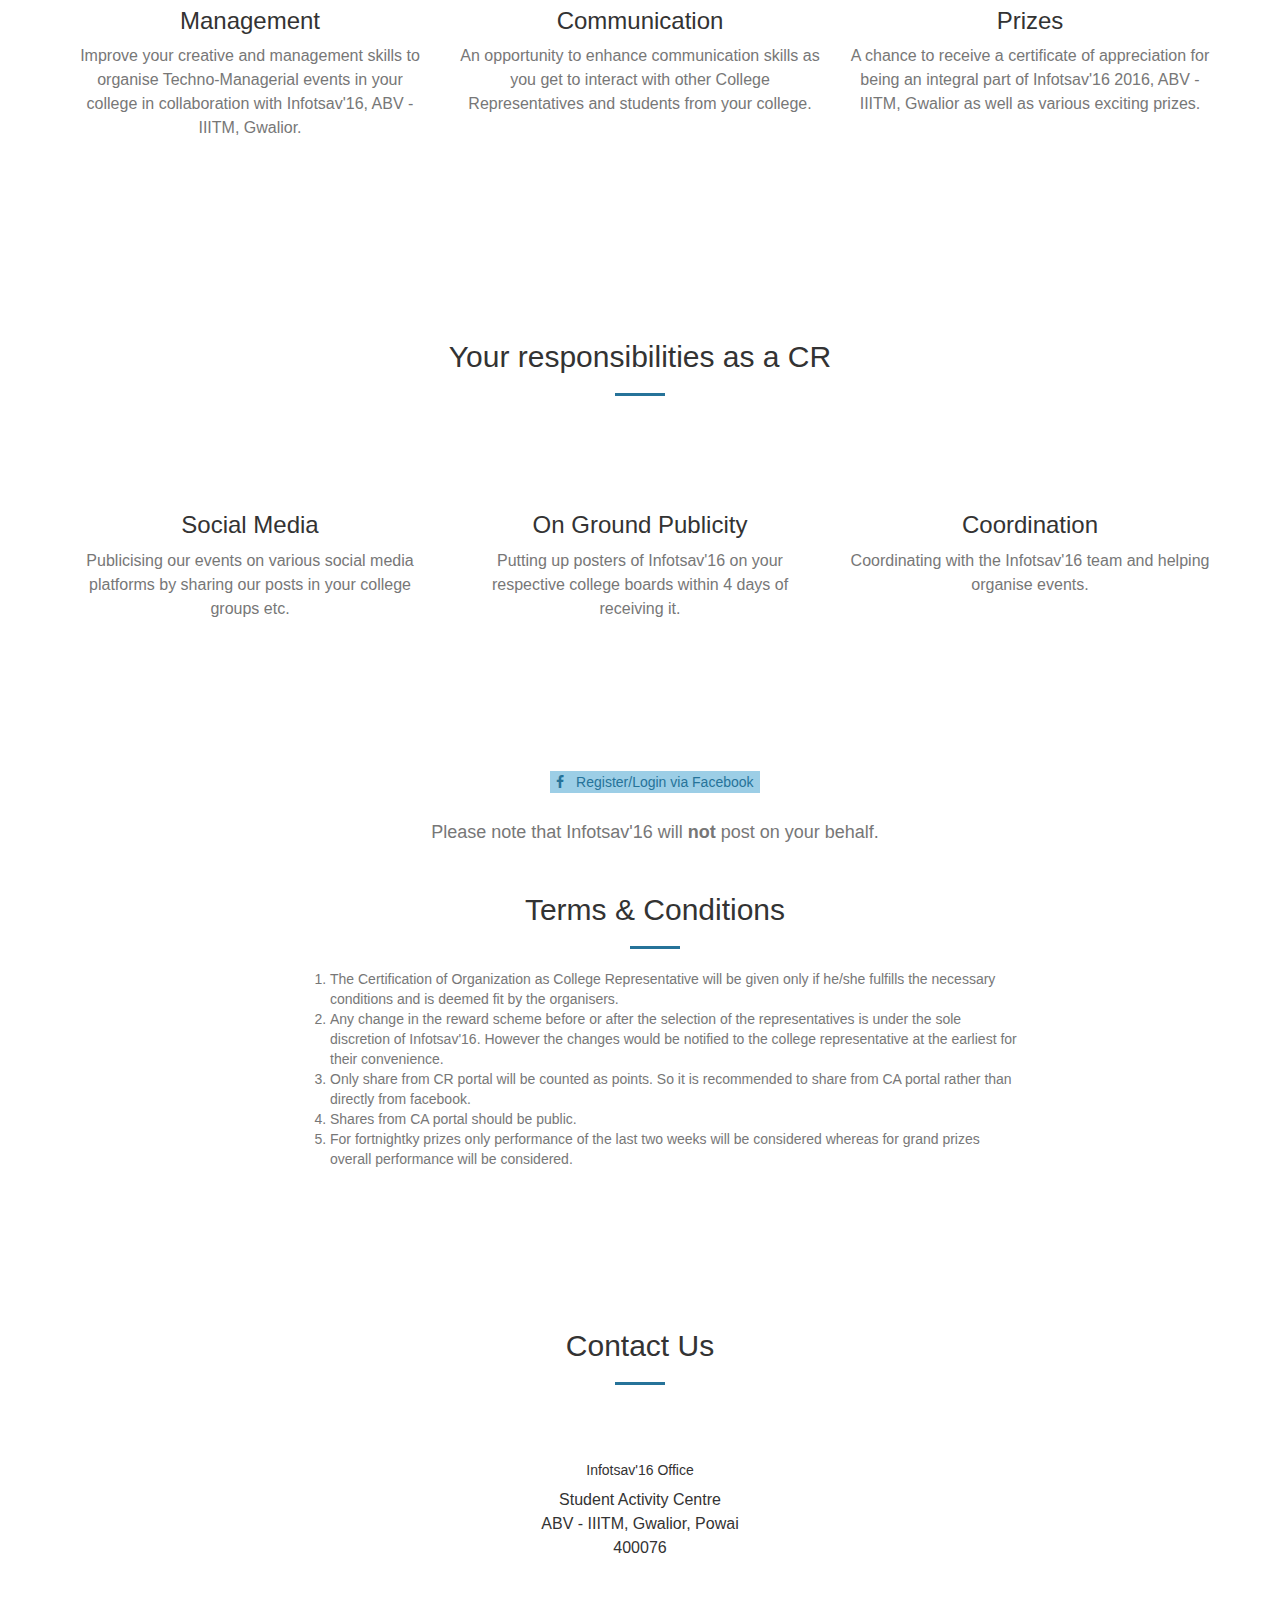
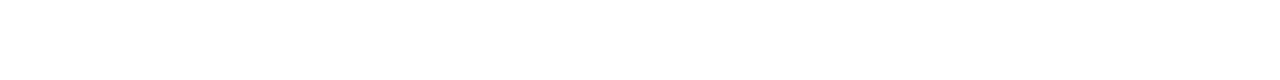
<file: ca/index2.html>
<!DOCTYPE html>
<html lang="en">


<!-- Mirrored from cr.moodi.org/regportal/ by HTTrack Website Copier/3.x [XR&CO'2014], Mon, 22 Aug 2016 15:16:52 GMT -->
<!-- Added by HTTrack --><meta http-equiv="content-type" content="text/html;charset=UTF-8" /><!-- /Added by HTTrack -->
<head>

    <meta charset="utf-8">
    <meta http-equiv="X-UA-Compatible" content="IE=edge">
    <meta name="viewport" content="width=device-width, initial-scale=1">
    <meta name="description" content="Become the College Representative of Infotsav'16">
    <link rel="icon" href="../favicon.png">

    <title>Infotsav'16 | CR Portal</title>

    <!-- Bootstrap Core CSS -->
    <link rel="stylesheet" href="css/bootstrap.min.css" type="text/css">
    <!-- Custom Fonts -->
   
    <!-- <link href='http://fonts.googleapis.com/css?family=Open+Sans:300italic,400italic,600italic,700italic,800italic,400,300,600,700,800' rel='stylesheet' type='text/css'>
    
    <link href='http://fonts.googleapis.com/css?family=Merriweather:400,300,300italic,400italic,700,700italic,900,900italic' rel='stylesheet' type='text/css'> -->
    
    <link rel="stylesheet" href="font-awesome/css/font-awesome.min.css" type="text/css">
   
    <!-- <link href='https://fonts.googleapis.com/css?family=Pacifico' rel='stylesheet' type='text/css'> -->
    <!-- Plugin CSS -->
    <link rel="stylesheet" href="css/animate.min.css" type="text/css">

    <!-- Custom CSS -->
    <link rel="stylesheet" href="css/creative.css" type="text/css">


    <!-- HTML5 Shim and Respond.js IE8 support of HTML5 elements and media queries -->
    <!-- WARNING: Respond.js doesn't work if you view the page via file:// -->
    <!--[if lt IE 9]>
        <script src="https://oss.maxcdn.com/libs/html5shiv/3.7.0/html5shiv.js"></script>
        <script src="https://oss.maxcdn.com/libs/respond.js/1.4.2/respond.min.js"></script>
    <![endif]-->

</head>

<body id="page-top">
    <link rel="stylesheet" href="css/bootstrap.min.css" type="text/css">
    <!-- <link href='https://fonts.googleapis.com/css?family=Tangerine' rel='stylesheet' type='text/css'> -->
    <!-- Custom Fonts -->
    <!-- <link href='http://fonts.googleapis.com/css?family=Open+Sans:300italic,400italic,600italic,700italic,800italic,400,300,600,700,800' rel='stylesheet' type='text/css'> -->
    <!-- <link href='http://fonts.googleapis.com/css?family=Merriweather:400,300,300italic,400italic,700,700italic,900,900italic' rel='stylesheet' type='text/css'> -->
    <link rel="stylesheet" href="font-awesome/css/font-awesome.min.css" type="text/css">
    <!-- <link href='https://fonts.googleapis.com/css?family=Pacifico' rel='stylesheet' type='text/css'> -->
    <!-- Plugin CSS -->
    <link rel="stylesheet" href="css/animate.min.css" type="text/css">

    <!-- Custom CSS -->
    <link rel="stylesheet" href="css/creative.css" type="text/css">

    <nav id="mainNav" class="navbar navbar-default navbar-fixed-top">
        <div class="container-fluid">
            <!-- Brand and toggle get grouped for better mobile display -->
            <div class="navbar-header">
                <button type="button" class="navbar-toggle collapsed" data-toggle="collapse" data-target="#bs-example-navbar-collapse-1">
                    <span class="sr-only">Toggle navigation</span>
                    <span class="icon-bar"></span>
                    <span class="icon-bar"></span>
                    <span class="icon-bar"></span>
                </button>
                <a style="font-size:17px" class="navbar-brand page-scroll" href="#page-top">Infotsav'16 CA portal</a>
            </div>

            <!-- Collect the nav links, forms, and other content for toggling -->
            <div class="collapse navbar-collapse" id="bs-example-navbar-collapse-1">
                <ul class="nav navbar-nav navbar-right">
                    <li>
                        <a class="page-scroll" href="#about">About</a>
                    </li>
                    <li>
                        <a class="page-scroll" href="#whycr">Why CR</a>
                    </li>
                    <!-- <li>
                        <a class="page-scroll" href="#incentives">Incentives</a>
                    </li> -->
                     <li><a href="#login" class="page-scroll">Register/Login</a></li>
                    <li>
                        <a class="page-scroll" href="#contact">Contact</a>
                    </li>
                </ul>
            </div>
            <!-- /.navbar-collapse -->
        </div>
        <!-- /.container-fluid -->
    </nav>

    <header>
        <div class="header-content">
            <div class="header-content-inner">
                <div id="mood_indigo">Infotsav's</div>
                <div id="mi-head">College </br>Ambassador</div>
                <br>
                <div id="mi-foot">Because it's important to stand out </br></div>
                <a href="#about" class="page-scroll"><img style="padding-top:50px"src="img/Arrows.png" alt="Find out more"></a>
            </div>
        </div>
    </header>

    <section id="about">
        <div class="container">
            <div class="row">
                <div class="col-lg-8 col-lg-offset-2 text-center">
                    <h2 class="section-heading">About the CA Program</h2>
                    <hr class="primary">
                    <p class="text-muted">Infotsav, ABV - IIITM, Gwalior's annual techno-managerial festival has grown to become Central India's largest Techno-Managerial festival.
                    </p>
                    <p class="text-muted">
                    Infotsav's CA system plays an integral part in its growth and serves as a major platform for distribution of information. It helps Infotsav in providing opportunities to the talented students from colleges all over the country. A College Ambassador will be a key element in fulfilling this vision in Infotsav 2016.
                    </p>
    
                </div>
            </div>
        </div>
    </section>

    <section id="whycr">
        <div class="container">
            <div class="row">
                <div class="col-lg-12 text-center">
                    <h2 class="section-heading">Why college representative</h2>
                    <hr class="primary">
                </div>
            </div>
        </div>
        <div class="container">
            <div class="row">
                <div class="col-lg-4 col-md-6 text-center">
                    <div class="service-box">
                        <i class="fa fa-4x bounceIn text-primary"><img src="img/Clock.png"></i>
                        <h3>Management</h3>
                        <p class="text-muted">Improve your creative and management skills to organise Techno-Managerial events in your college in collaboration with Infotsav'16, ABV - IIITM, Gwalior.</p>
                    </div>
                </div>
                <div class="col-lg-4 col-md-6 text-center">
                    <div class="service-box">
                        <i class="fa fa-4x wow bounceIn text-primary" data-wow-delay=".1s"><img src="img/Chat.png"></i>
                        <h3>Communication</h3>
                        <p class="text-muted">An opportunity to enhance communication skills as you get to interact with other College Representatives and students from your college.</p>
                    </div>
                </div>
                <div class="col-lg-4 col-md-6 text-center">
                    <div class="service-box">
                        <i class="fa fa-4x wow bounceIn text-primary" data-wow-delay=".2s"><img src="img/Trophy.png"></i>
                        <h3>Prizes</h3>
                        <p class="text-muted">A chance to receive a certificate of appreciation for being an integral part of Infotsav'16 2016, ABV - IIITM, Gwalior as well as various exciting prizes.</p>
                    </div>
                </div>
            </div>
        </div>
    </section>
    <!-- Why CR over  -->

    <section id="responsibilities">
        <div class="container">
            <div class="row">
                <div class="col-lg-12 text-center">
                    <h2 class="section-heading">Your responsibilities as a CR</h2>
                    <hr class="primary">
                </div>
            </div>
        </div>
        <div class="container">
            <div class="row">
                <div class="col-lg-4 col-md-6 text-center">
                    <div class="service-box">
                        <i class="fa fa-4x wow bounceIn text-primary"><img src="img/Like.png"></i>
                        <h3>Social Media</h3>
                        <p class="text-muted">Publicising our events on various social media platforms by sharing our posts in your college groups etc.</p>
                    </div>
                </div>
                <div class="col-lg-4 col-md-6 text-center">
                    <div class="service-box">
                        <i class="fa fa-4x wow bounceIn text-primary" data-wow-delay=".1s"><img src="img/Image.png"></i>
                        <h3>On Ground Publicity</h3>
                        <p class="text-muted">Putting up posters of Infotsav'16 on your respective college boards within 4 days of receiving it.</p>
                    </div>
                </div>
                <div class="col-lg-4 col-md-6 text-center">
                    <div class="service-box">
                        <i class="fa fa-4x wow bounceIn text-primary" data-wow-delay=".2s"><img src="img/Connect.png"></i>
                        <h3>Coordination</h3>
                        <p class="text-muted">Coordinating with the Infotsav'16 team and helping organise events.</p>
                    </div>
                </div>
                
            </div>
        </div>
    </section>

    <!-- <section id="incentives">
        <div class="container">
            <div class="row">
                <div class="col-lg-8 col-lg-offset-2 text-center">
                    <h2 class="section-heading">Incentives</h2>
                    <hr class="primary">
                  <img style="width:80%"src="img/Prizes.jpg">
                  <img style="width:80%"src="img/incentives.png">
    
                </div>
            </div>
        </div>
    </section> -->
    <div id="login">
    <aside class="container">
        <div class="container text-center">
            <div class="call-to-action">
                <button style="background-color:#9ccee6; border: none; color:#267399 " onclick="login()"><i class="fa fa-facebook"></i>&nbsp;&nbsp;&nbsp;Register/Login via Facebook</button>
                <h4 style="padding-top:20px" class="text-muted"> Please note that Infotsav'16 will <b>not</b> post on your behalf.</h2>
                    <div class="col-lg-8 col-lg-offset-2">
                    <h2 style="padding-top:40px" class="section-heading">Terms & Conditions</h2>
                    <hr class="primary">
                    <ol class="text-muted text-left">
                    <li>The Certification of Organization as College Representative will be given only if he/she fulfills the necessary conditions and is deemed fit by the organisers.</li>
                    <li>Any change in the reward scheme before or after the selection of the representatives is under the sole discretion of Infotsav'16. However the changes would be notified to the college representative at the earliest for their convenience.</li>
                    <li>Only share from CR portal will be counted as points. So it is recommended to share from CA portal rather than directly from facebook.</li>
                    <li>Shares from CA portal should be public.</li>
                    <li>For fortnightky prizes only performance of the last two weeks will be considered whereas for grand prizes overall performance will be considered.</li>
                    </ol>
    
                </div>
            </div>
        </div>
    </aside>
    </div>
    <section id="contact">
        <div class="container">

            <div class="row">
                <div class="col-lg-4"></div>
                <div class="col-lg-4  text-center">
                    <h2 class="section-heading">Contact Us</h2>
                    <hr class="primary">
                </div>
                <div class="col-lg-4"></div>
            </div>

            <div class="row">
                <div class="col-lg-4 text-center">
                    <!-- <i class="fa fa-3x wow bounceIn" data-wow-delay=".1s"><img src="img/Contact.png"></i>
                    <h4>Sanskar Jain</h4>
                    <p><a href="http://cr.moodi.org/cdn-cgi/l/email-protection#4a392b2439212b380a2725252e236425382d"><span class="__cf_email__" data-cfemail="dfacbeb1acb4bead9fb2b0b0bbb6f1b0adb8">[email&#160;protected]</span><script data-cfhash='f9e31' type="text/javascript">/* <![CDATA[ */!function(t,e,r,n,c,a,p){try{t=document.currentScript||function(){for(t=document.getElementsByTagName('script'),e=t.length;e--;)if(t[e].getAttribute('data-cfhash'))return t[e]}();if(t&&(c=t.previousSibling)){p=t.parentNode;if(a=c.getAttribute('data-cfemail')){for(e='',r='0x'+a.substr(0,2)|0,n=2;a.length-n;n+=2)e+='%'+('0'+('0x'+a.substr(n,2)^r).toString(16)).slice(-2);p.replaceChild(document.createTextNode(decodeURIComponent(e)),c)}p.removeChild(t)}}catch(u){}}()/* ]]> */</script></a><br>
                    +91-9167852061</p> -->
                </div>
                <div class="col-lg-4 text-center">
                    <i class="fa fa-3x wow bounceIn"><img src="img/location.png"></i>
                    <h5>Infotsav'16 Office</h5>
                    <p>Student Activity Centre <br>ABV - IIITM, Gwalior, Powai <br> 400076</p>
                </div>
                <div class="col-lg-4 text-center">
                    <!-- <i class="fa fa-3x wow bounceIn" data-wow-delay=".1s"><img src="img/Contact.png"></i>
                    <h4>Hemant Phalak</h4>
                    <p><a href="http://cr.moodi.org/cdn-cgi/l/email-protection#92faf7fff3fce6d2fffdfdf6fbbcfde0f5"><span class="__cf_email__" data-cfemail="89e1ece4e8e7fdc9e4e6e6ede0a7e6fbee">[email&#160;protected]</span><script data-cfhash='f9e31' type="text/javascript">/* <![CDATA[ */!function(t,e,r,n,c,a,p){try{t=document.currentScript||function(){for(t=document.getElementsByTagName('script'),e=t.length;e--;)if(t[e].getAttribute('data-cfhash'))return t[e]}();if(t&&(c=t.previousSibling)){p=t.parentNode;if(a=c.getAttribute('data-cfemail')){for(e='',r='0x'+a.substr(0,2)|0,n=2;a.length-n;n+=2)e+='%'+('0'+('0x'+a.substr(n,2)^r).toString(16)).slice(-2);p.replaceChild(document.createTextNode(decodeURIComponent(e)),c)}p.removeChild(t)}}catch(u){}}()/* ]]> */</script></a><br>
                    +91-9167842573</p> -->
                </div>
            </div>
        </div>
    </section>

    <!-- jQuery -->
    <script src="js/jquery.js"></script>

    <!-- Bootstrap Core JavaScript -->
    <script src="js/bootstrap.min.js"></script>

    <!-- Plugin JavaScript -->
    <script src="js/jquery.easing.min.js"></script>
    <script src="js/jquery.fittext.js"></script>
    <script src="js/wow.min.js"></script>

    <!-- Custom Theme JavaScript -->
    <script src="js/creative.js"></script>
    <script type="text/javascript">
        function login(){
            window.location.pathname = "/login.php";
        }
    </script>

<script type="text/javascript">/* <![CDATA[ */(function(d,s,a,i,j,r,l,m,t){try{l=d.getElementsByTagName('a');t=d.createElement('textarea');for(i=0;l.length-i;i++){try{a=l[i].href;s=a.indexOf('/cdn-cgi/l/email-protection');m=a.length;if(a&&s>-1&&m>28){j=28+s;s='';if(j<m){r='0x'+a.substr(j,2)|0;for(j+=2;j<m&&a.charAt(j)!='X';j+=2)s+='%'+('0'+('0x'+a.substr(j,2)^r).toString(16)).slice(-2);j++;s=decodeURIComponent(s)+a.substr(j,m-j)}t.innerHTML=s.replace(/</g,'&lt;').replace(/>/g,'&gt;');l[i].href='mailto:'+t.value}}catch(e){}}}catch(e){}})(document);/* ]]> */</script></body>


<!-- Mirrored from cr.moodi.org/regportal/ by HTTrack Website Copier/3.x [XR&CO'2014], Mon, 22 Aug 2016 15:17:03 GMT -->
</html>
</file>
<file: node_modules/sweetalert/example/example.css>
@import url(http://fonts.googleapis.com/css?family=Open+Sans:400,600,700,300);
@import url(http://fonts.googleapis.com/css?family=Open+Sans+Condensed:700);
body {
  background-color: #f2f4f6;
  font-family: 'Open Sans', sans-serif;
  text-align: center; }

h1 {
  background-image: url("images/logo_big.png");
  background-image: -webkit-image-set(url("images/logo_big.png") 1x, url("images/logo_big@2x.png") 2x);
  width: 385px;
  height: 81px;
  text-indent: -9999px;
  white-space: nowrap;
  margin: 50px auto; }
  @media all and (max-width: 420px) {
    h1 {
      width: 300px;
      background-size: contain;
      background-repeat: no-repeat;
      background-position: center; } }
  @media all and (max-width: 330px) {
    h1 {
      width: 250px; } }

h2 {
  font-size: 20px;
  color: #A9B2BC;
  line-height: 25px;
  text-transform: uppercase;
  font-weight: 300;
  text-align: center;
  display: block; }

h3 {
  font-size: 28px;
  color: #C7CCD1;
  text-transform: uppercase;
  font-family: 'Open Sans Condensed', sans-serif;
  margin-top: 100px;
  text-align: center;
  position: relative; }
  h3#download-section {
    margin-top: 50px;
    padding-top: 40px; }
  h3::after {
    content: "";
    background-color: #e2e5e8;
    height: 4px;
    width: 700px;
    left: 50%;
    margin-left: -350px;
    position: absolute;
    margin-top: -50px;
    border-radius: 2px; }
    @media all and (max-width: 740px) {
      h3::after {
        width: auto;
        left: 20px;
        right: 20px;
        margin-left: 0; } }

a {
  text-decoration: none; }

p {
  max-width: 826px;
  margin: 30px auto;
  font-size: 17px;
  font-weight: 300;
  color: #848D94;
  line-height: 25px;
  text-align: left; }
  p.center {
    text-align: center; }
  p strong {
    color: #8A8F94;
    font-weight: 600; }
  p a {
    color: #9ECADF;
    font-weight: 600; }
    p a:hover {
      text-decoration: underline; }
    p a.twitter {
      color: #5eaade; }
    p a.dribbble {
      color: #f26798; }
    p a.github {
      color: #323131; }

button, .button {
  background-color: #AEDEF4;
  color: white;
  border: none;
  box-shadow: none;
  font-size: 17px;
  font-weight: 500;
  font-weight: 600;
  border-radius: 3px;
  padding: 15px 35px;
  margin: 26px 5px 0 5px;
  cursor: pointer; }
  button:focus, .button:focus {
    outline: none; }
  button:hover, .button:hover {
    background-color: #a1d9f2; }
  button:active, .button:active {
    background-color: #81ccee; }
  button.cancel, .button.cancel {
    background-color: #D0D0D0; }
    button.cancel:hover, .button.cancel:hover {
      background-color: #c8c8c8; }
    button.cancel:active, .button.cancel:active {
      background-color: #b6b6b6; }
  button.download, .button.download {
    position: fixed;
    right: 30px;
    top: 0;
    background-color: rgba(255, 255, 255, 0.9);
    color: #ABCADA;
    font-weight: 500;
    text-transform: uppercase;
    z-index: 3; }
    @media all and (max-width: 1278px) {
      button.download, .button.download {
        display: none; } }

.center-container {
  max-width: 700px;
  margin: 70px auto; }

pre {
  background-color: #49483e;
  color: #f8f8f2;
  padding: 10px;
  border-radius: 5px;
  white-space: pre-line;
  text-align: left;
  font-size: 14px;
  max-width: 600px; }
  pre .str {
    color: #e6db74; }
  pre .func {
    color: #66d9ef; }
  pre .val {
    color: #a381ff; }
  pre .tag {
    color: #e92772; }
  pre .attr {
    color: #a6e22d; }
  pre .arg {
    color: #fd9720; }

.showcase {
  background-color: #eceef0;
  padding: 20px;
  display: inline-block;
  width: 383px;
  vertical-align: top;
  position: relative; }
  @media all and (max-width: 865px) {
    .showcase {
      margin: 5px auto;
      padding: 46px 20px; } }
  @media all and (max-width: 440px) {
    .showcase {
      width: auto; } }
  .showcase h4 {
    font-size: 16px;
    color: #BCBCBC;
    line-height: 22px;
    margin: 0 auto;
    font-weight: 400; }
  .showcase.sweet h4 {
    width: 117px;
    height: 25px;
    margin-top: -3px;
    text-indent: -9999px;
    background-image: url("images/logo_small.png");
    background-image: -webkit-image-set(url("images/logo_small.png") 1x, url("images/logo_small@2x.png") 2x); }
  .showcase h5 {
    margin-bottom: -7px;
    text-align: left;
    font-weight: 500;
    text-transform: uppercase;
    color: #c2c2c2; }
  .showcase button {
    margin-bottom: 10px; }
  .showcase .vs-icon {
    background-image: url("images/vs_icon.png");
    background-image: -webkit-image-set(url("images/vs_icon.png") 1x, url("images/vs_icon@2x.png") 2x);
    width: 69px;
    height: 69px;
    position: absolute;
    right: -34px;
    top: 60px;
    z-index: 2; }
    @media all and (max-width: 865px) {
      .showcase .vs-icon {
        margin: 5px auto;
        right: auto;
        left: 50%;
        margin-left: -35px;
        top: auto;
        bottom: -35px; } }

ul.examples {
  list-style-type: none;
  width: 700px;
  margin: 0 auto;
  text-align: left;
  padding-left: 0; }
  @media all and (max-width: 758px) {
    ul.examples {
      width: auto; } }
  ul.examples li {
    padding-left: 0; }
  ul.examples .ui, ul.examples pre {
    display: inline-block;
    vertical-align: top; }
    @media all and (max-width: 758px) {
      ul.examples .ui, ul.examples pre {
        display: block;
        max-width: none;
        margin: 0 auto; } }
  ul.examples .ui {
    width: 300px;
    text-align: center; }
    ul.examples .ui button {
      margin-top: 12px; }
    ul.examples .ui p {
      text-align: center;
      margin-bottom: 0; }
  ul.examples pre {
    max-width: 370px;
    margin-top: 67px; }
    @media all and (max-width: 758px) {
      ul.examples pre {
        margin-top: 16px !important;
        margin-bottom: 60px; } }
  ul.examples .warning pre {
    margin-top: 93px; }

ol {
  max-width: 700px;
  margin: 70px auto;
  list-style-position: inside;
  padding-left: 0; }
  ol li {
    color: #A7ADB2; }
    ol li p {
      margin-bottom: 10px; }

table {
  width: 700px;
  font-size: 14px;
  color: #8a8f94;
  margin: 10px auto;
  text-align: left;
  border-collapse: collapse; }
  @media all and (max-width: 750px) {
    table {
      width: auto;
      margin: 10px 20px; } }
  table th {
    background-color: white;
    padding: 9px;
    color: #acb9be;
    font-weight: 400;
    text-align: center;
    position: relative; }
    table th .border-left, table th .border-right {
      position: absolute;
      background-color: white;
      border-radius: 50%;
      top: 0;
      left: -17px;
      width: 37px;
      height: 37px; }
    table th .border-right {
      left: auto;
      right: -17px; }
    @media all and (max-width: 750px) {
      table th:nth-child(2) {
        display: none; } }
  table td {
    padding: 10px 20px;
    vertical-align: top; }
    table td:first-child {
      padding-left: 0px; }
    table td:last-child {
      padding-right: 0px; }
    @media all and (max-width: 750px) {
      table td:nth-child(2) {
        display: none; } }
    @media all and (max-width: 360px) {
      table td {
        padding: 10px 4px; }
        table td b {
          font-size: 13px; } }

footer {
  margin-top: 100px;
  padding-bottom: 30px;
  color: #9A999F;
  display: inline-block;
  position: relative;
  color: gray;
  font-weight: 400;
  color: #93a1aa;
  font-weight: 300; }
  footer .te-logo {
    text-indent: -99999px;
    background-size: contain;
    background-repeat: no-repeat;
    background-position: center center;
    height: 16px;
    width: 16px;
    display: inline-block;
    margin-right: 5px;
    background-image: url("images/te-logo-small.svg");
    position: absolute;
    left: -22px;
    top: 3px; }

.sweet-alert.twitter {
  font-family: "Helvetica Neue", Helvetica, Arial, sans-serif;
  padding: 15px;
  padding-top: 55px;
  text-align: right;
  border-radius: 6px;
  box-shadow: 0px 0px 0px 1px rgba(0, 0, 0, 0.11), 0px 6px 30px rgba(0, 0, 0, 0.14); }
  .sweet-alert.twitter ~ .sweet-overlay {
    background: rgba(41, 47, 51, 0.9); }
  .sweet-alert.twitter h2 {
    position: absolute;
    top: 0;
    left: 0;
    right: 0;
    height: 40px;
    line-height: 40px;
    font-size: 16px;
    font-weight: 400;
    color: #8899a6;
    margin: 0;
    color: #66757f;
    border-bottom: 1px solid #e1e8ed; }
  .sweet-alert.twitter p {
    display: block;
    text-align: center;
    color: #66757f;
    font-weight: 400;
    font-size: 13px;
    margin-top: 7px; }
  .sweet-alert.twitter .sa-button-container {
    background-color: #f5f8fa;
    border-top: 1px solid #e1e8ed;
    box-shadow: 0px -1px 0px white;
    margin: -15px;
    margin-top: 0; }
  .sweet-alert.twitter[data-has-confirm-button=false][data-has-cancel-button=false] {
    padding-bottom: 10px; }
    .sweet-alert.twitter[data-has-confirm-button=false][data-has-cancel-button=false] .sa-button-container {
      display: none; }
  .sweet-alert.twitter button {
    border-radius: 2px;
    box-shadow: none !important;
    text-shadow: 0px -1px 0px rgba(0, 0, 0, 0.3);
    margin: 17px 0px;
    border-radius: 4px;
    font-size: 14px;
    font-weight: 600;
    padding: 8px 16px;
    position: relative; }
    .sweet-alert.twitter button:focus, .sweet-alert.twitter button.cancel:focus {
      box-shadow: none !important; }
      .sweet-alert.twitter button:focus::before, .sweet-alert.twitter button.cancel:focus::before {
        content: "";
        position: absolute;
        left: -5px;
        top: -5px;
        right: -5px;
        bottom: -5px;
        border: 2px solid #a5b0b4;
        border-radius: 8px; }
    .sweet-alert.twitter button.confirm {
      background-color: #55acee !important;
      background-image: linear-gradient(transparent, rgba(0, 0, 0, 0.05));
      -ms-filter: "progid:DXImageTransform.Microsoft.gradient(startColorstr=#00000000, endColorstr=#0C000000)";
      border: 1px solid #3b88c3;
      box-shadow: inset 0 1px 0 rgba(255, 255, 255, 0.15);
      margin-right: 15px; }
      .sweet-alert.twitter button.confirm:hover {
        background-color: #55acee;
        background-image: linear-gradient(transparent, rgba(0, 0, 0, 0.15));
        -ms-filter: "progid:DXImageTransform.Microsoft.gradient(startColorstr=#00000000, endColorstr=#26000000)";
        border-color: #3b88c3; }
    .sweet-alert.twitter button.cancel {
      color: #66757e;
      background-color: #f5f8fa;
      background-image: linear-gradient(#fff, #f5f8fa);
      text-shadow: 0px -1px 0px white;
      margin-right: 9px;
      border: 1px solid #e1e8ed; }
      .sweet-alert.twitter button.cancel:hover, .sweet-alert.twitter button.cancel:focus:hover {
        background-color: #e1e8ed;
        background-image: linear-gradient(#fff, #e1e8ed);
        -ms-filter: "progid:DXImageTransform.Microsoft.gradient(enabled=false)";
        border-color: #e1e8ed; }
      .sweet-alert.twitter button.cancel:focus {
        background: #fff;
        border-color: #fff; }
  .sweet-alert.twitter .sa-icon {
    transform: scale(0.72);
    margin-bottom: -2px;
    margin-top: -10px; }
  .sweet-alert.twitter input {
    border: 1px solid #e1e8ed;
    border-radius: 3px;
    padding: 10px 7px;
    height: auto;
    box-shadow: none;
    font-size: 13px;
    margin: 10px 0; }
    .sweet-alert.twitter input:focus {
      border-color: #94A1A6;
      box-shadow: inset 0 0 0 1px rgba(77, 99, 107, 0.7); }
  .sweet-alert.twitter fieldset .sa-input-error {
    display: none; }
  .sweet-alert.twitter .sa-error-container {
    text-align: center;
    border: none;
    background-color: #fbedc0;
    margin-bottom: 6px; }
    .sweet-alert.twitter .sa-error-container.show {
      border: 1px solid #f0e1b9; }
    .sweet-alert.twitter .sa-error-container .icon {
      display: none; }
    .sweet-alert.twitter .sa-error-container p {
      color: #292f33;
      font-weight: 600;
      margin-top: 0; }
</file>
<file: node_modules/sweetalert/dist/sweetalert.css>
body.stop-scrolling {
  height: 100%;
  overflow: hidden; }

.sweet-overlay {
  background-color: black;
  /* IE8 */
  -ms-filter: "progid:DXImageTransform.Microsoft.Alpha(Opacity=40)";
  /* IE8 */
  background-color: rgba(0, 0, 0, 0.4);
  position: fixed;
  left: 0;
  right: 0;
  top: 0;
  bottom: 0;
  display: none;
  z-index: 10000; }

.sweet-alert {
  background-color: white;
  font-family: 'Open Sans', 'Helvetica Neue', Helvetica, Arial, sans-serif;
  width: 478px;
  padding: 17px;
  border-radius: 5px;
  text-align: center;
  position: fixed;
  left: 50%;
  top: 50%;
  margin-left: -256px;
  margin-top: -200px;
  overflow: hidden;
  display: none;
  z-index: 99999; }
  @media all and (max-width: 540px) {
    .sweet-alert {
      width: auto;
      margin-left: 0;
      margin-right: 0;
      left: 15px;
      right: 15px; } }
  .sweet-alert h2 {
    color: #575757;
    font-size: 30px;
    text-align: center;
    font-weight: 600;
    text-transform: none;
    position: relative;
    margin: 25px 0;
    padding: 0;
    line-height: 40px;
    display: block; }
  .sweet-alert p {
    color: #797979;
    font-size: 16px;
    text-align: center;
    font-weight: 300;
    position: relative;
    text-align: inherit;
    float: none;
    margin: 0;
    padding: 0;
    line-height: normal; }
  .sweet-alert fieldset {
    border: none;
    position: relative; }
  .sweet-alert .sa-error-container {
    background-color: #f1f1f1;
    margin-left: -17px;
    margin-right: -17px;
    overflow: hidden;
    padding: 0 10px;
    max-height: 0;
    webkit-transition: padding 0.15s, max-height 0.15s;
    transition: padding 0.15s, max-height 0.15s; }
    .sweet-alert .sa-error-container.show {
      padding: 10px 0;
      max-height: 100px;
      webkit-transition: padding 0.2s, max-height 0.2s;
      transition: padding 0.25s, max-height 0.25s; }
    .sweet-alert .sa-error-container .icon {
      display: inline-block;
      width: 24px;
      height: 24px;
      border-radius: 50%;
      background-color: #ea7d7d;
      color: white;
      line-height: 24px;
      text-align: center;
      margin-right: 3px; }
    .sweet-alert .sa-error-container p {
      display: inline-block; }
  .sweet-alert .sa-input-error {
    position: absolute;
    top: 29px;
    right: 26px;
    width: 20px;
    height: 20px;
    opacity: 0;
    -webkit-transform: scale(0.5);
    transform: scale(0.5);
    -webkit-transform-origin: 50% 50%;
    transform-origin: 50% 50%;
    -webkit-transition: all 0.1s;
    transition: all 0.1s; }
    .sweet-alert .sa-input-error::before, .sweet-alert .sa-input-error::after {
      content: "";
      width: 20px;
      height: 6px;
      background-color: #f06e57;
      border-radius: 3px;
      position: absolute;
      top: 50%;
      margin-top: -4px;
      left: 50%;
      margin-left: -9px; }
    .sweet-alert .sa-input-error::before {
      -webkit-transform: rotate(-45deg);
      transform: rotate(-45deg); }
    .sweet-alert .sa-input-error::after {
      -webkit-transform: rotate(45deg);
      transform: rotate(45deg); }
    .sweet-alert .sa-input-error.show {
      opacity: 1;
      -webkit-transform: scale(1);
      transform: scale(1); }
  .sweet-alert input {
    width: 100%;
    box-sizing: border-box;
    border-radius: 3px;
    border: 1px solid #d7d7d7;
    height: 43px;
    margin-top: 10px;
    margin-bottom: 17px;
    font-size: 18px;
    box-shadow: inset 0px 1px 1px rgba(0, 0, 0, 0.06);
    padding: 0 12px;
    display: none;
    -webkit-transition: all 0.3s;
    transition: all 0.3s; }
    .sweet-alert input:focus {
      outline: none;
      box-shadow: 0px 0px 3px #c4e6f5;
      border: 1px solid #b4dbed; }
      .sweet-alert input:focus::-moz-placeholder {
        transition: opacity 0.3s 0.03s ease;
        opacity: 0.5; }
      .sweet-alert input:focus:-ms-input-placeholder {
        transition: opacity 0.3s 0.03s ease;
        opacity: 0.5; }
      .sweet-alert input:focus::-webkit-input-placeholder {
        transition: opacity 0.3s 0.03s ease;
        opacity: 0.5; }
    .sweet-alert input::-moz-placeholder {
      color: #bdbdbd; }
    .sweet-alert input:-ms-input-placeholder {
      color: #bdbdbd; }
    .sweet-alert input::-webkit-input-placeholder {
      color: #bdbdbd; }
  .sweet-alert.show-input input {
    display: block; }
  .sweet-alert .sa-confirm-button-container {
    display: inline-block;
    position: relative; }
  .sweet-alert .la-ball-fall {
    position: absolute;
    left: 50%;
    top: 50%;
    margin-left: -27px;
    margin-top: 4px;
    opacity: 0;
    visibility: hidden; }
  .sweet-alert button {
    background-color: #8CD4F5;
    color: white;
    border: none;
    box-shadow: none;
    font-size: 17px;
    font-weight: 500;
    -webkit-border-radius: 4px;
    border-radius: 5px;
    padding: 10px 32px;
    margin: 26px 5px 0 5px;
    cursor: pointer; }
    .sweet-alert button:focus {
      outline: none;
      box-shadow: 0 0 2px rgba(128, 179, 235, 0.5), inset 0 0 0 1px rgba(0, 0, 0, 0.05); }
    .sweet-alert button:hover {
      background-color: #7ecff4; }
    .sweet-alert button:active {
      background-color: #5dc2f1; }
    .sweet-alert button.cancel {
      background-color: #C1C1C1; }
      .sweet-alert button.cancel:hover {
        background-color: #b9b9b9; }
      .sweet-alert button.cancel:active {
        background-color: #a8a8a8; }
      .sweet-alert button.cancel:focus {
        box-shadow: rgba(197, 205, 211, 0.8) 0px 0px 2px, rgba(0, 0, 0, 0.0470588) 0px 0px 0px 1px inset !important; }
    .sweet-alert button[disabled] {
      opacity: .6;
      cursor: default; }
    .sweet-alert button.confirm[disabled] {
      color: transparent; }
      .sweet-alert button.confirm[disabled] ~ .la-ball-fall {
        opacity: 1;
        visibility: visible;
        transition-delay: 0s; }
    .sweet-alert button::-moz-focus-inner {
      border: 0; }
  .sweet-alert[data-has-cancel-button=false] button {
    box-shadow: none !important; }
  .sweet-alert[data-has-confirm-button=false][data-has-cancel-button=false] {
    padding-bottom: 40px; }
  .sweet-alert .sa-icon {
    width: 80px;
    height: 80px;
    border: 4px solid gray;
    -webkit-border-radius: 40px;
    border-radius: 40px;
    border-radius: 50%;
    margin: 20px auto;
    padding: 0;
    position: relative;
    box-sizing: content-box; }
    .sweet-alert .sa-icon.sa-error {
      border-color: #F27474; }
      .sweet-alert .sa-icon.sa-error .sa-x-mark {
        position: relative;
        display: block; }
      .sweet-alert .sa-icon.sa-error .sa-line {
        position: absolute;
        height: 5px;
        width: 47px;
        background-color: #F27474;
        display: block;
        top: 37px;
        border-radius: 2px; }
        .sweet-alert .sa-icon.sa-error .sa-line.sa-left {
          -webkit-transform: rotate(45deg);
          transform: rotate(45deg);
          left: 17px; }
        .sweet-alert .sa-icon.sa-error .sa-line.sa-right {
          -webkit-transform: rotate(-45deg);
          transform: rotate(-45deg);
          right: 16px; }
    .sweet-alert .sa-icon.sa-warning {
      border-color: #F8BB86; }
      .sweet-alert .sa-icon.sa-warning .sa-body {
        position: absolute;
        width: 5px;
        height: 47px;
        left: 50%;
        top: 10px;
        -webkit-border-radius: 2px;
        border-radius: 2px;
        margin-left: -2px;
        background-color: #F8BB86; }
      .sweet-alert .sa-icon.sa-warning .sa-dot {
        position: absolute;
        width: 7px;
        height: 7px;
        -webkit-border-radius: 50%;
        border-radius: 50%;
        margin-left: -3px;
        left: 50%;
        bottom: 10px;
        background-color: #F8BB86; }
    .sweet-alert .sa-icon.sa-info {
      border-color: #C9DAE1; }
      .sweet-alert .sa-icon.sa-info::before {
        content: "";
        position: absolute;
        width: 5px;
        height: 29px;
        left: 50%;
        bottom: 17px;
        border-radius: 2px;
        margin-left: -2px;
        background-color: #C9DAE1; }
      .sweet-alert .sa-icon.sa-info::after {
        content: "";
        position: absolute;
        width: 7px;
        height: 7px;
        border-radius: 50%;
        margin-left: -3px;
        top: 19px;
        background-color: #C9DAE1; }
    .sweet-alert .sa-icon.sa-success {
      border-color: #A5DC86; }
      .sweet-alert .sa-icon.sa-success::before, .sweet-alert .sa-icon.sa-success::after {
        content: '';
        -webkit-border-radius: 40px;
        border-radius: 40px;
        border-radius: 50%;
        position: absolute;
        width: 60px;
        height: 120px;
        background: white;
        -webkit-transform: rotate(45deg);
        transform: rotate(45deg); }
      .sweet-alert .sa-icon.sa-success::before {
        -webkit-border-radius: 120px 0 0 120px;
        border-radius: 120px 0 0 120px;
        top: -7px;
        left: -33px;
        -webkit-transform: rotate(-45deg);
        transform: rotate(-45deg);
        -webkit-transform-origin: 60px 60px;
        transform-origin: 60px 60px; }
      .sweet-alert .sa-icon.sa-success::after {
        -webkit-border-radius: 0 120px 120px 0;
        border-radius: 0 120px 120px 0;
        top: -11px;
        left: 30px;
        -webkit-transform: rotate(-45deg);
        transform: rotate(-45deg);
        -webkit-transform-origin: 0px 60px;
        transform-origin: 0px 60px; }
      .sweet-alert .sa-icon.sa-success .sa-placeholder {
        width: 80px;
        height: 80px;
        border: 4px solid rgba(165, 220, 134, 0.2);
        -webkit-border-radius: 40px;
        border-radius: 40px;
        border-radius: 50%;
        box-sizing: content-box;
        position: absolute;
        left: -4px;
        top: -4px;
        z-index: 2; }
      .sweet-alert .sa-icon.sa-success .sa-fix {
        width: 5px;
        height: 90px;
        background-color: white;
        position: absolute;
        left: 28px;
        top: 8px;
        z-index: 1;
        -webkit-transform: rotate(-45deg);
        transform: rotate(-45deg); }
      .sweet-alert .sa-icon.sa-success .sa-line {
        height: 5px;
        background-color: #A5DC86;
        display: block;
        border-radius: 2px;
        position: absolute;
        z-index: 2; }
        .sweet-alert .sa-icon.sa-success .sa-line.sa-tip {
          width: 25px;
          left: 14px;
          top: 46px;
          -webkit-transform: rotate(45deg);
          transform: rotate(45deg); }
        .sweet-alert .sa-icon.sa-success .sa-line.sa-long {
          width: 47px;
          right: 8px;
          top: 38px;
          -webkit-transform: rotate(-45deg);
          transform: rotate(-45deg); }
    .sweet-alert .sa-icon.sa-custom {
      background-size: contain;
      border-radius: 0;
      border: none;
      background-position: center center;
      background-repeat: no-repeat; }

/*
 * Animations
 */
@-webkit-keyframes showSweetAlert {
  0% {
    transform: scale(0.7);
    -webkit-transform: scale(0.7); }
  45% {
    transform: scale(1.05);
    -webkit-transform: scale(1.05); }
  80% {
    transform: scale(0.95);
    -webkit-transform: scale(0.95); }
  100% {
    transform: scale(1);
    -webkit-transform: scale(1); } }

@keyframes showSweetAlert {
  0% {
    transform: scale(0.7);
    -webkit-transform: scale(0.7); }
  45% {
    transform: scale(1.05);
    -webkit-transform: scale(1.05); }
  80% {
    transform: scale(0.95);
    -webkit-transform: scale(0.95); }
  100% {
    transform: scale(1);
    -webkit-transform: scale(1); } }

@-webkit-keyframes hideSweetAlert {
  0% {
    transform: scale(1);
    -webkit-transform: scale(1); }
  100% {
    transform: scale(0.5);
    -webkit-transform: scale(0.5); } }

@keyframes hideSweetAlert {
  0% {
    transform: scale(1);
    -webkit-transform: scale(1); }
  100% {
    transform: scale(0.5);
    -webkit-transform: scale(0.5); } }

@-webkit-keyframes slideFromTop {
  0% {
    top: 0%; }
  100% {
    top: 50%; } }

@keyframes slideFromTop {
  0% {
    top: 0%; }
  100% {
    top: 50%; } }

@-webkit-keyframes slideToTop {
  0% {
    top: 50%; }
  100% {
    top: 0%; } }

@keyframes slideToTop {
  0% {
    top: 50%; }
  100% {
    top: 0%; } }

@-webkit-keyframes slideFromBottom {
  0% {
    top: 70%; }
  100% {
    top: 50%; } }

@keyframes slideFromBottom {
  0% {
    top: 70%; }
  100% {
    top: 50%; } }

@-webkit-keyframes slideToBottom {
  0% {
    top: 50%; }
  100% {
    top: 70%; } }

@keyframes slideToBottom {
  0% {
    top: 50%; }
  100% {
    top: 70%; } }

.showSweetAlert[data-animation=pop] {
  -webkit-animation: showSweetAlert 0.3s;
  animation: showSweetAlert 0.3s; }

.showSweetAlert[data-animation=none] {
  -webkit-animation: none;
  animation: none; }

.showSweetAlert[data-animation=slide-from-top] {
  -webkit-animation: slideFromTop 0.3s;
  animation: slideFromTop 0.3s; }

.showSweetAlert[data-animation=slide-from-bottom] {
  -webkit-animation: slideFromBottom 0.3s;
  animation: slideFromBottom 0.3s; }

.hideSweetAlert[data-animation=pop] {
  -webkit-animation: hideSweetAlert 0.2s;
  animation: hideSweetAlert 0.2s; }

.hideSweetAlert[data-animation=none] {
  -webkit-animation: none;
  animation: none; }

.hideSweetAlert[data-animation=slide-from-top] {
  -webkit-animation: slideToTop 0.4s;
  animation: slideToTop 0.4s; }

.hideSweetAlert[data-animation=slide-from-bottom] {
  -webkit-animation: slideToBottom 0.3s;
  animation: slideToBottom 0.3s; }

@-webkit-keyframes animateSuccessTip {
  0% {
    width: 0;
    left: 1px;
    top: 19px; }
  54% {
    width: 0;
    left: 1px;
    top: 19px; }
  70% {
    width: 50px;
    left: -8px;
    top: 37px; }
  84% {
    width: 17px;
    left: 21px;
    top: 48px; }
  100% {
    width: 25px;
    left: 14px;
    top: 45px; } }

@keyframes animateSuccessTip {
  0% {
    width: 0;
    left: 1px;
    top: 19px; }
  54% {
    width: 0;
    left: 1px;
    top: 19px; }
  70% {
    width: 50px;
    left: -8px;
    top: 37px; }
  84% {
    width: 17px;
    left: 21px;
    top: 48px; }
  100% {
    width: 25px;
    left: 14px;
    top: 45px; } }

@-webkit-keyframes animateSuccessLong {
  0% {
    width: 0;
    right: 46px;
    top: 54px; }
  65% {
    width: 0;
    right: 46px;
    top: 54px; }
  84% {
    width: 55px;
    right: 0px;
    top: 35px; }
  100% {
    width: 47px;
    right: 8px;
    top: 38px; } }

@keyframes animateSuccessLong {
  0% {
    width: 0;
    right: 46px;
    top: 54px; }
  65% {
    width: 0;
    right: 46px;
    top: 54px; }
  84% {
    width: 55px;
    right: 0px;
    top: 35px; }
  100% {
    width: 47px;
    right: 8px;
    top: 38px; } }

@-webkit-keyframes rotatePlaceholder {
  0% {
    transform: rotate(-45deg);
    -webkit-transform: rotate(-45deg); }
  5% {
    transform: rotate(-45deg);
    -webkit-transform: rotate(-45deg); }
  12% {
    transform: rotate(-405deg);
    -webkit-transform: rotate(-405deg); }
  100% {
    transform: rotate(-405deg);
    -webkit-transform: rotate(-405deg); } }

@keyframes rotatePlaceholder {
  0% {
    transform: rotate(-45deg);
    -webkit-transform: rotate(-45deg); }
  5% {
    transform: rotate(-45deg);
    -webkit-transform: rotate(-45deg); }
  12% {
    transform: rotate(-405deg);
    -webkit-transform: rotate(-405deg); }
  100% {
    transform: rotate(-405deg);
    -webkit-transform: rotate(-405deg); } }

.animateSuccessTip {
  -webkit-animation: animateSuccessTip 0.75s;
  animation: animateSuccessTip 0.75s; }

.animateSuccessLong {
  -webkit-animation: animateSuccessLong 0.75s;
  animation: animateSuccessLong 0.75s; }

.sa-icon.sa-success.animate::after {
  -webkit-animation: rotatePlaceholder 4.25s ease-in;
  animation: rotatePlaceholder 4.25s ease-in; }

@-webkit-keyframes animateErrorIcon {
  0% {
    transform: rotateX(100deg);
    -webkit-transform: rotateX(100deg);
    opacity: 0; }
  100% {
    transform: rotateX(0deg);
    -webkit-transform: rotateX(0deg);
    opacity: 1; } }

@keyframes animateErrorIcon {
  0% {
    transform: rotateX(100deg);
    -webkit-transform: rotateX(100deg);
    opacity: 0; }
  100% {
    transform: rotateX(0deg);
    -webkit-transform: rotateX(0deg);
    opacity: 1; } }

.animateErrorIcon {
  -webkit-animation: animateErrorIcon 0.5s;
  animation: animateErrorIcon 0.5s; }

@-webkit-keyframes animateXMark {
  0% {
    transform: scale(0.4);
    -webkit-transform: scale(0.4);
    margin-top: 26px;
    opacity: 0; }
  50% {
    transform: scale(0.4);
    -webkit-transform: scale(0.4);
    margin-top: 26px;
    opacity: 0; }
  80% {
    transform: scale(1.15);
    -webkit-transform: scale(1.15);
    margin-top: -6px; }
  100% {
    transform: scale(1);
    -webkit-transform: scale(1);
    margin-top: 0;
    opacity: 1; } }

@keyframes animateXMark {
  0% {
    transform: scale(0.4);
    -webkit-transform: scale(0.4);
    margin-top: 26px;
    opacity: 0; }
  50% {
    transform: scale(0.4);
    -webkit-transform: scale(0.4);
    margin-top: 26px;
    opacity: 0; }
  80% {
    transform: scale(1.15);
    -webkit-transform: scale(1.15);
    margin-top: -6px; }
  100% {
    transform: scale(1);
    -webkit-transform: scale(1);
    margin-top: 0;
    opacity: 1; } }

.animateXMark {
  -webkit-animation: animateXMark 0.5s;
  animation: animateXMark 0.5s; }

@-webkit-keyframes pulseWarning {
  0% {
    border-color: #F8D486; }
  100% {
    border-color: #F8BB86; } }

@keyframes pulseWarning {
  0% {
    border-color: #F8D486; }
  100% {
    border-color: #F8BB86; } }

.pulseWarning {
  -webkit-animation: pulseWarning 0.75s infinite alternate;
  animation: pulseWarning 0.75s infinite alternate; }

@-webkit-keyframes pulseWarningIns {
  0% {
    background-color: #F8D486; }
  100% {
    background-color: #F8BB86; } }

@keyframes pulseWarningIns {
  0% {
    background-color: #F8D486; }
  100% {
    background-color: #F8BB86; } }

.pulseWarningIns {
  -webkit-animation: pulseWarningIns 0.75s infinite alternate;
  animation: pulseWarningIns 0.75s infinite alternate; }

@-webkit-keyframes rotate-loading {
  0% {
    transform: rotate(0deg); }
  100% {
    transform: rotate(360deg); } }

@keyframes rotate-loading {
  0% {
    transform: rotate(0deg); }
  100% {
    transform: rotate(360deg); } }

/* Internet Explorer 9 has some special quirks that are fixed here */
/* The icons are not animated. */
/* This file is automatically merged into sweet-alert.min.js through Gulp */
/* Error icon */
.sweet-alert .sa-icon.sa-error .sa-line.sa-left {
  -ms-transform: rotate(45deg) \9; }

.sweet-alert .sa-icon.sa-error .sa-line.sa-right {
  -ms-transform: rotate(-45deg) \9; }

/* Success icon */
.sweet-alert .sa-icon.sa-success {
  border-color: transparent\9; }

.sweet-alert .sa-icon.sa-success .sa-line.sa-tip {
  -ms-transform: rotate(45deg) \9; }

.sweet-alert .sa-icon.sa-success .sa-line.sa-long {
  -ms-transform: rotate(-45deg) \9; }

/*!
 * Load Awesome v1.1.0 (http://github.danielcardoso.net/load-awesome/)
 * Copyright 2015 Daniel Cardoso <@DanielCardoso>
 * Licensed under MIT
 */
.la-ball-fall,
.la-ball-fall > div {
  position: relative;
  -webkit-box-sizing: border-box;
  -moz-box-sizing: border-box;
  box-sizing: border-box; }

.la-ball-fall {
  display: block;
  font-size: 0;
  color: #fff; }

.la-ball-fall.la-dark {
  color: #333; }

.la-ball-fall > div {
  display: inline-block;
  float: none;
  background-color: currentColor;
  border: 0 solid currentColor; }

.la-ball-fall {
  width: 54px;
  height: 18px; }

.la-ball-fall > div {
  width: 10px;
  height: 10px;
  margin: 4px;
  border-radius: 100%;
  opacity: 0;
  -webkit-animation: ball-fall 1s ease-in-out infinite;
  -moz-animation: ball-fall 1s ease-in-out infinite;
  -o-animation: ball-fall 1s ease-in-out infinite;
  animation: ball-fall 1s ease-in-out infinite; }

.la-ball-fall > div:nth-child(1) {
  -webkit-animation-delay: -200ms;
  -moz-animation-delay: -200ms;
  -o-animation-delay: -200ms;
  animation-delay: -200ms; }

.la-ball-fall > div:nth-child(2) {
  -webkit-animation-delay: -100ms;
  -moz-animation-delay: -100ms;
  -o-animation-delay: -100ms;
  animation-delay: -100ms; }

.la-ball-fall > div:nth-child(3) {
  -webkit-animation-delay: 0ms;
  -moz-animation-delay: 0ms;
  -o-animation-delay: 0ms;
  animation-delay: 0ms; }

.la-ball-fall.la-sm {
  width: 26px;
  height: 8px; }

.la-ball-fall.la-sm > div {
  width: 4px;
  height: 4px;
  margin: 2px; }

.la-ball-fall.la-2x {
  width: 108px;
  height: 36px; }

.la-ball-fall.la-2x > div {
  width: 20px;
  height: 20px;
  margin: 8px; }

.la-ball-fall.la-3x {
  width: 162px;
  height: 54px; }

.la-ball-fall.la-3x > div {
  width: 30px;
  height: 30px;
  margin: 12px; }

/*
 * Animation
 */
@-webkit-keyframes ball-fall {
  0% {
    opacity: 0;
    -webkit-transform: translateY(-145%);
    transform: translateY(-145%); }
  10% {
    opacity: .5; }
  20% {
    opacity: 1;
    -webkit-transform: translateY(0);
    transform: translateY(0); }
  80% {
    opacity: 1;
    -webkit-transform: translateY(0);
    transform: translateY(0); }
  90% {
    opacity: .5; }
  100% {
    opacity: 0;
    -webkit-transform: translateY(145%);
    transform: translateY(145%); } }

@-moz-keyframes ball-fall {
  0% {
    opacity: 0;
    -moz-transform: translateY(-145%);
    transform: translateY(-145%); }
  10% {
    opacity: .5; }
  20% {
    opacity: 1;
    -moz-transform: translateY(0);
    transform: translateY(0); }
  80% {
    opacity: 1;
    -moz-transform: translateY(0);
    transform: translateY(0); }
  90% {
    opacity: .5; }
  100% {
    opacity: 0;
    -moz-transform: translateY(145%);
    transform: translateY(145%); } }

@-o-keyframes ball-fall {
  0% {
    opacity: 0;
    -o-transform: translateY(-145%);
    transform: translateY(-145%); }
  10% {
    opacity: .5; }
  20% {
    opacity: 1;
    -o-transform: translateY(0);
    transform: translateY(0); }
  80% {
    opacity: 1;
    -o-transform: translateY(0);
    transform: translateY(0); }
  90% {
    opacity: .5; }
  100% {
    opacity: 0;
    -o-transform: translateY(145%);
    transform: translateY(145%); } }

@keyframes ball-fall {
  0% {
    opacity: 0;
    -webkit-transform: translateY(-145%);
    -moz-transform: translateY(-145%);
    -o-transform: translateY(-145%);
    transform: translateY(-145%); }
  10% {
    opacity: .5; }
  20% {
    opacity: 1;
    -webkit-transform: translateY(0);
    -moz-transform: translateY(0);
    -o-transform: translateY(0);
    transform: translateY(0); }
  80% {
    opacity: 1;
    -webkit-transform: translateY(0);
    -moz-transform: translateY(0);
    -o-transform: translateY(0);
    transform: translateY(0); }
  90% {
    opacity: .5; }
  100% {
    opacity: 0;
    -webkit-transform: translateY(145%);
    -moz-transform: translateY(145%);
    -o-transform: translateY(145%);
    transform: translateY(145%); } }
</file>
<file: open.css>
body{
	margin:0px;
	padding:0px;
	overflow:hidden;
	background: #196a73; /* Old browsers */
	background-image:url(images/o0vHoWv.gif);
	height:100%;
}
#level{
	width:100%;
	height:1px;
	position:absolute;
	top:50%;
}
#content{
	text-align:center;
	margin-top:-327px;
}
#gears{
	width:478px;
	height:655px;
	position:relative;
	display:inline-block;
	vertical-align:middle;
}
#gears-static{
	background:url(images/FgFnjks.png) no-repeat -363px -903px;
	width:329px;
	height:602px;
	position:absolute;
	bottom:5px;
	right:0px;
	opacity:0.4;
}
#title{
	vertical-align:middle;
	color:#9EB7B5;
	width:43%;
	display:inline-block;
}
#title h1{
	font-family: 'PTSansNarrowBold', sans-serif;
	font-size:3.6em;
	text-shadow:rgba(0, 0, 0, 0.36) 7px 7px 10px;
}
#title p{
	font-family: sans-serif;
	font-size:1.2em;
	line-height:148%;
	text-shadow:rgba(0, 0, 0, 0.36) 1px 1px 0px;
}

.shadow{
	-webkit-box-shadow: 4px 7px 25px 10px rgba(43, 36, 0, 0.36);
	-moz-box-shadow: 4px 7px 25px 10px rgba(43, 36, 0, 0.36);
	box-shadow: 4px 7px 25px 10px rgba(43, 36, 0, 0.36);
}

/*gear-system-1*/
#gear15{
	background: url(images/FgFnjks.png) no-repeat 0 -993px;
	width: 321px;
	height: 321px;
	position:absolute;
	left:45px;
	top:179px;

	-webkit-animation: rotate-back 5000ms linear 5s;
	-moz-animation: rotate-back 5000ms linear 5s;
	-ms-animation: rotate-back 5000ms linear 5s;
	animation: rotate-back 5000ms linear 5s;
}
#shadow15{
	width:306px;
	height:306px;
	-webkit-border-radius:153px;
	-moz-border-radius:153px;
	border-radius:153px;
	position:absolute;
	left:52px;
	top:186px;
}
#gear14{
	background: url(images/FgFnjks.png) no-repeat 0 -856px;
	width: 87px;
	height: 87px;
	position:absolute;
	left:162px;
	top:296px;
}
#shadow14{
	width:70px;
	height:70px;
	-webkit-border-radius:35px;
	-moz-border-radius:35px;
	border-radius:35px;
	position:absolute;
	left:171px;
	top:304px;
}
#gear13{
	background: url(images/FgFnjks.png) no-repeat 0 -744px;
	width: 62px;
	height: 62px;
	position:absolute;
	left:174px;
	top:309px;

	-webkit-animation: rotate 5000ms linear 5s;
	-moz-animation: rotate 5000ms linear 5s;
	-ms-animation: rotate 5000ms linear 5s;
	animation: rotate 5000ms linear 5s;
}
#shadow13{
	width:36px;
	height:36px;
	-webkit-border-radius:18px;
	-moz-border-radius:18px;
	border-radius:18px;
	position:absolute;
	left:187px;
	top:322px;
}

/*gear-system-2*/
#gear10{
	background: url(images/FgFnjks.png) no-repeat 0 -184px;
	width: 122px;
	height: 122px;
	position:absolute;
	left:175px;
	top:0;

	-webkit-animation: rotate-back 5000ms linear 5s;
	-moz-animation: rotate-back 5000ms linear 5s;
	-ms-animation: rotate-back 5000ms linear 5s;
	animation: rotate-back 5000ms linear 5s;
}
#shadow10{
	width:86px;
	height:86px;
	-webkit-border-radius:43px;
	-moz-border-radius:43px;
	border-radius:43px;
	position:absolute;
	left:193px;
	top:18px;
}
#gear3{
	background: url(images/FgFnjks.png) no-repeat 0 -1493px;
	width: 85px;
	height: 84px;
	position:absolute;
	left:194px;
	top:19px;

	-webkit-animation: rotate 5000ms linear 5s;
	-moz-animation: rotate 5000ms linear 5s;
	-ms-animation: rotate 5000ms linear 5s;
	animation: rotate 5000ms linear 5s;
}
#shadow3{
	width:60px;
	height:60px;
	-webkit-border-radius:30px;
	-moz-border-radius:30px;
	border-radius:30px;
	position:absolute;
	left:206px;
	top:31px;
}

/*gear-system-3*/
#gear9{
	background: url(images/FgFnjks.png) no-repeat -371px -280px;
	width: 234px;
	height: 234px;
	position:absolute;
	left:197px;
	top:96px;

	-webkit-animation: rotate 5000ms linear 5s;
	-moz-animation: rotate 5000ms linear 5s;
	-ms-animation: rotate 5000ms linear 5s;
	animation: rotate 5000ms linear 5s;
}
#shadow9{
	width:200px;
	height:200px;
	-webkit-border-radius:100px;
	-moz-border-radius:100px;
	border-radius:100px;
	position:absolute;
	left:214px;
	top:113px;
}
#gear7{
	background: url(images/FgFnjks.png) no-repeat -371px 0;
	width: 108px;
	height: 108px;
	position:absolute;
	left:260px;
	top:159px;

	-webkit-animation: rotate-back 5000ms linear 5s;
	-moz-animation: rotate-back 5000ms linear 5s;
	-ms-animation: rotate-back 5000ms linear 5s;
	animation: rotate-back 5000ms linear 5s;
}
#shadow7{
	width:76px;
	height:76px;
	-webkit-border-radius:38px;
	-moz-border-radius: 38px;
	border-radius: 38px;
	position:absolute;
	left:276px;
	top:175px;
}

/*gear-system-4*/
#gear6{
	background: url(images/FgFnjks.png) no-repeat 0 -1931px;
	width: 134px;
	height: 134px;
	position:absolute;
	left:305px;
	bottom:212px;

	-webkit-animation: rotate-back 5000ms linear 5s;
	-moz-animation: rotate-back 5000ms linear 5s;
	-ms-animation: rotate-back 5000ms linear 5s;
	animation: rotate-back 5000ms linear 5s;
}
#shadow6{
	width:98px;
	height:98px;
	-webkit-border-radius:49px;
	-moz-border-radius: 49px;
	border-radius: 49px;
	position:absolute;
	left:323px;
	bottom:230px;
}
#gear4{
	background: url(images/FgFnjks.png) no-repeat 0 -1627px;
	width: 69px;
	height: 69px;
	position:absolute;
	left:337px;
	bottom:245px;

	-webkit-animation: rotate-back 5000ms linear 5s;
	-moz-animation: rotate-back 5000ms linear 5s;
	-ms-animation: rotate-back 5000ms linear 5s;
	animation: rotate-back 5000ms linear 5s;
}

/*gear-system-5*/
#gear12{
	background: url(images/FgFnjks.png) no-repeat 0 -530px;
	width: 164px;
	height: 164px;
	position:absolute;
	left:208px;
	bottom:85px;

	-webkit-animation: rotate 5000ms linear 5s;
	-moz-animation: rotate 5000ms linear 5s;
	-ms-animation: rotate 5000ms linear 5s;
	animation: rotate 5000ms linear 5s;
}
#shadow12{
	width:124px;
	height:124px;
	-webkit-border-radius:62px;
	-moz-border-radius:62px;
	border-radius:62px;
	position:absolute;
	left:225px;
	bottom:107px;
}
#gear11{
	background: url(images/FgFnjks.png) no-repeat 0 -356px;
	width: 125px;
	height: 124px;
	position:absolute;
	left:228px;
	bottom:105px;

	-webkit-animation: rotate-back 5000ms linear 5s;
	-moz-animation: rotate-back 5000ms linear 5s;
	-ms-animation: rotate-back 5000ms linear 5s;
	animation: rotate-back 5000ms linear 5s;
}
#shadow11{
	width:88px;
	height:88px;
	-webkit-border-radius:44px;
	-moz-border-radius:44px;
	border-radius:44px;
	position:absolute;
	left:247px;
	bottom:123px;
}
#gear8{
	background: url(images/FgFnjks.png) no-repeat -371px -158px;
	width: 72px;
	height: 72px;
	position:absolute;
	left:254px;
	bottom:131px;

	-webkit-animation: rotate 5000ms linear 5s;
	-moz-animation: rotate 5000ms linear 5s;
	-ms-animation: rotate 5000ms linear 5s;
	animation: rotate 5000ms linear 5s;
}
#shadow8{
	width:42px;
	height:42px;
	-webkit-border-radius:21px;
	-moz-border-radius: 21px;
	border-radius: 21px;
	position:absolute;
	left:269px;
	bottom:146px;
}

/*gear1*/
#gear1{
	background: url(images/FgFnjks.png) no-repeat 0 0;
	width: 135px;
	height: 134px;
	position:absolute;
	left:83px;
	bottom:111px;

	-webkit-animation: rotate-back 5000ms linear 5s;
	-moz-animation: rotate-back 5000ms linear 5s;
	-ms-animation: rotate-back 5000ms linear 5s;
	animation: rotate-back 5000ms linear 5s;
}
#shadow1{
	width:96px;
	height:96px;
	-webkit-border-radius:48px;
	-moz-border-radius:48px;
	border-radius:48px;
	position:absolute;
	left:103px;
	bottom:130px;
}

/*gear-system-6*/
#gear5{
	background: url(images/FgFnjks.png) no-repeat 0 -1746px;
	width: 134px;
	height: 135px;
	position:absolute;
	left:22px;
	top:108px;

	-webkit-animation: rotate 5000ms linear 5s alternate;
	-moz-animation: rotate 5000ms linear 5s alternate;
	-ms-animation: rotate 5000ms linear 5s alternate;
	animation: rotate 5000ms linear 5s alternate;
}
#shadow5{
	width:96px;
	height:96px;
	-webkit-border-radius:48px;
	-moz-border-radius:48px;
	border-radius:48px;
	position:absolute;
	left:41px;
	top:127px;
}
#gear2{
	background: url(images/FgFnjks.png) no-repeat 0 -1364px;
	width: 80px;
	height: 79px;
	position:absolute;
	left:49px;
	top:136px;

	-webkit-animation: rotate-back 5000ms linear 5s alternate;
	-moz-animation: rotate-back 5000ms linear 5s alternate;
	-ms-animation: rotate-back 5000ms linear 5s alternate;
	animation: rotate-back 5000ms linear 5s alternate;
}

/*weight*/
#weight{
	background: url(images/FgFnjks.png) no-repeat -371px -564px;
	width: 34px;
	height: 92px;
	position:absolute;
	left:1px;
	bottom:0;

	-webkit-animation: up 5000ms linear 5s alternate;
	-moz-animation: up 5000ms linear 5s alternate;
	-ms-animation: up 5000ms linear 5s alternate;
	animation: up 5000ms linear 5s alternate;
}
#shadowweight{
	width:10px;
	height:80px;
	position:absolute;
	left:12px;
	bottom:0px;

	-webkit-animation: up 5000ms linear 5s alternate;
	-moz-animation: up 5000ms linear 5s alternate;
	-ms-animation: up 5000ms linear 5s alternate;
	animation: up 5000ms linear 5s alternate;
}

/*chain*/
#chain-circle{
	background: url(images/FgFnjks.png) no-repeat -371px -706px;
	width:146px;
	height:147px;
	position:absolute;
	left:17px;
	top:102px;

	-webkit-animation: rotate 5000ms linear 5s alternate;
	-moz-animation: rotate 5000ms linear 5s alternate;
	-ms-animation: rotate 5000ms linear 5s alternate;
	animation: rotate 5000ms linear 5s alternate;
}
#chain{
	width:1px;
	height:380px;
	border-left:2px dotted #C8D94A;
	position:absolute;
	left:17px;
	top:175px;
	opacity:0.7;

	-webkit-animation: collapse 5000ms linear 5s alternate;
	-moz-animation: collapse 5000ms linear 5s alternate;
	-ms-animation: collapse 5000ms linear 5s alternate;
	animation: collapse 5000ms linear 5s alternate;
}

/*ANIMATIONS*/
/*rotate*/
@keyframes "rotate" {
 from {
    -webkit-transform: rotate(0deg);
   	-moz-transform: rotate(0deg);
   	-o-transform: rotate(0deg);
   	-ms-transform: rotate(0deg);
   	transform: rotate(0deg);
 }
 to {
    -webkit-transform: rotate(360deg);
   	-moz-transform: rotate(360deg);
   	-o-transform: rotate(360deg);
   	-ms-transform: rotate(360deg);
   	transform: rotate(360deg);
 }
}

@-moz-keyframes rotate {
 from {
   -moz-transform: rotate(0deg);
   transform: rotate(0deg);
 }
 to {
   -moz-transform: rotate(360deg);
   transform: rotate(360deg);
 }
}

@-webkit-keyframes "rotate" {
 from {
   -webkit-transform: rotate(0deg);
   transform: rotate(0deg);
 }
 to {
   -webkit-transform: rotate(360deg);
   transform: rotate(360deg);
 }
}

@-ms-keyframes "rotate" {
 from {
   -ms-transform: rotate(0deg);
   transform: rotate(0deg);
 }
 to {
   -ms-transform: rotate(360deg);
   transform: rotate(360deg);
 }
}

@-o-keyframes "rotate" {
 from {
   -o-transform: rotate(0deg);
   transform: rotate(0deg);
 }
 to {
   -o-transform: rotate(360deg);
   transform: rotate(360deg);
 }
}
/*rotate-back*/
@keyframes "rotate-back" {
 from {
    -webkit-transform: rotate(0deg);
   	-moz-transform: rotate(0deg);
   	-o-transform: rotate(0deg);
   	-ms-transform: rotate(0deg);
   	transform: rotate(0deg);
 }
 to {
    -webkit-transform: rotate(-360deg);
   	-moz-transform: rotate(-360deg);
   	-o-transform: rotate(-360deg);
   	-ms-transform: rotate(-360deg);
   	transform: rotate(-360deg);
 }
}

@-moz-keyframes rotate-back {
 from {
   -moz-transform: rotate(0deg);
   transform: rotate(0deg);
 }
 to {
   -moz-transform: rotate(-360deg);
   transform: rotate(-360deg);
 }
}

@-webkit-keyframes "rotate-back" {
 from {
   -webkit-transform: rotate(0deg);
   transform: rotate(0deg);
 }
 to {
   -webkit-transform: rotate(-360deg);
   transform: rotate(-360deg);
 }
}

@-ms-keyframes "rotate-back" {
 from {
   -ms-transform: rotate(0deg);
   transform: rotate(0deg);
 }
 to {
   -ms-transform: rotate(-360deg);
   transform: rotate(-360deg);
 }
}

@-o-keyframes "rotate-back" {
 from {
   -o-transform: rotate(0deg);
   transform: rotate(0deg);
 }
 to {
   -o-transform: rotate(-360deg);
   transform: rotate(-360deg);
 }
}
/*weight up*/
@keyframes "up" {
 from {
    bottom: 0px;
 }
 to {
    bottom: 340px;
 }
}

@-moz-keyframes up {
 from {
   bottom: 0px;
 }
 to {
   bottom: 340px;
 }
}

@-webkit-keyframes "up" {
 from {
   bottom: 0px;
 }
 to {
   bottom: 340px;
 }
}

@-ms-keyframes "up" {
 from {
   bottom: 0px;
 }
 to {
   bottom: 340px;
 }
}

@-o-keyframes "up" {
 from {
   bottom: 0px;
 }
 to {
   bottom: 340px;
 }
}
/*chain up and down*/
@keyframes "collapse" {
 from {
    height: 387px;
 }
 to {
    height: 48px;
 }
}

@-moz-keyframes collapse {
 from {
   height: 387px;
 }
 to {
   height: 48px;
 }
}

@-webkit-keyframes "collapse" {
 from {
   height: 387px;
 }
 to {
   height: 48px;
 }
}

@-ms-keyframes "collapse" {
 from {
   height: 387px;
 }
 to {
   height: 48px;
 }
}

@-o-keyframes "collapse" {
 from {
   height: 387px;
 }
 to {
   height: 48px;
 }
}

/* Generated by Font Squirrel (http://www.fontsquirrel.com) on March 31, 2012 09:35:53 AM America/New_York */
@font-face {
    font-family: 'PTSansNarrowBold';
    src: url('font/PTN77F-webfont.eot');
    src: url('font/PTN77F-webfontd41d.eot?#iefix') format('embedded-opentype'),
         url('font/PTN77F-webfont.woff') format('woff'),
         url('font/PTN77F-webfont.ttf') format('truetype'),
         url('font/PTN77F-webfont.svg#PTSansNarrowBold') format('svg');
    font-weight: normal;
    font-style: normal;
}
</file>
<file: ca/css/creative.css>
/*!
 * Start Bootstrap - Creative Bootstrap Theme (http://startbootstrap.com)
 * Code licensed under the Apache License v2.0.
 * For details, see http://www.apache.org/licenses/LICENSE-2.0.
 */
@font-face {
    font-family: armo;
    src: url(../fonts/Armonioso-trial.otf);
}
#mood_indigo{
    font-family: 'Pacifico',cursive;
    font-size: 300%;
    margin-top: 100px;
}
#mi-head{
    font-family:armo;
    font-size: 400%;
    margin-top: 30px;
}
#mi-foot{
    font-family: 'Pacifico',cursive;
    font-size:26.32px;
    margin-top: 20px;
}
@media(max-width: 550px){
#mi-head{
    font-size:280%;
}
}

html,
body {
    width: 100%;
    height: 100%;
}

body {
    font-family: Merriweather,'Helvetica Neue',Arial,sans-serif;
}

hr {
    max-width: 50px;
    border-color: #267399;
    border-width: 3px;
}

hr.light {
    border-color: #fff;
}

a {
    color: #267399;
    -webkit-transition: all .35s;
    -moz-transition: all .35s;
    transition: all .35s;
}

a:hover,
a:focus {
    color: #267399;
}

h1,
h2,
h3,
h4,
h5,
h6 {
    font-family: 'Open Sans','Helvetica Neue',Arial,sans-serif;
}

p {
    margin-bottom: 20px;
    font-size: 16px;
    line-height: 1.5;
}

.bg-primary {
    background-color: #267399;
}

.bg-dark {
    color: #fff;
    background-color: #222;
}

.text-faded {
    color: rgba(255,255,255,.7);
}

section {
    padding: 100px 0;
}

aside {
    padding: 50px 0;
}

.no-padding {
    padding: 0;
}

.navbar-default {
    border-color: rgba(34,34,34,.05);
    font-family: 'Open Sans','Helvetica Neue',Arial,sans-serif;
    background-color: #fff;
    -webkit-transition: all .35s;
    -moz-transition: all .35s;
    transition: all .35s;
}

.navbar-default .navbar-header .navbar-brand {
    text-transform: uppercase;
    font-family: 'Open Sans','Helvetica Neue',Arial,sans-serif;
    font-weight: 700;
    color: #267399;
}

.navbar-default .navbar-header .navbar-brand:hover,
.navbar-default .navbar-header .navbar-brand:focus {
    color: #267399;
}

.navbar-default .nav > li>a,
.navbar-default .nav>li>a:focus {
    text-transform: uppercase;
    font-size: 13px;
    font-weight: 700;
    color: #222;
}

.navbar-default .nav > li>a:hover,
.navbar-default .nav>li>a:focus:hover {
    color: #267399;
}

.navbar-default .nav > li.active>a,
.navbar-default .nav>li.active>a:focus {
    color: #267300!important;
    background-color: transparent;
}

.navbar-default .nav > li.active>a:hover,
.navbar-default .nav>li.active>a:focus:hover {
    background-color: transparent;
}

@media(min-width:768px) {
    .navbar-default {
        border-color: rgba(255,255,255,.3);
        background-color: transparent;
    }

    .navbar-default .navbar-header .navbar-brand {
        color: rgba(255,255,255,.7);
    }

    .navbar-default .navbar-header .navbar-brand:hover,
    .navbar-default .navbar-header .navbar-brand:focus {
        color: #fff;
    }

    .navbar-default .nav > li>a,
    .navbar-default .nav>li>a:focus {
        color: rgba(255,255,255,.7);
    }

    .navbar-default .nav > li>a:hover,
    .navbar-default .nav>li>a:focus:hover {
        color: #fff;
    }

    .navbar-default.affix {
        border-color: rgba(34,34,34,.05);
        background-color: #fff;
    }

    .navbar-default.affix .navbar-header .navbar-brand {
        font-size: 14px;
        color: #267399;
    }

    .navbar-default.affix .navbar-header .navbar-brand:hover,
    .navbar-default.affix .navbar-header .navbar-brand:focus {
        color: #267399;
    }

    .navbar-default.affix .nav > li>a,
    .navbar-default.affix .nav>li>a:focus {
        color: #267399;
    }

    .navbar-default.affix .nav > li>a:hover,
    .navbar-default.affix .nav>li>a:focus:hover {
        color: #267399;
    }
}

header {
    position: relative;
    width: 100%;
    min-height: auto;
    text-align: center;
    color: #fff;
    background-image: url(../img/header.jpg);
    background-position: center;
    -webkit-background-size: cover;
    -moz-background-size: cover;
    background-size: cover;
    -o-background-size: cover;
}

header .header-content {
    position: relative;
    width: 100%;
    padding: 100px 15px;
    text-align: center;
}

header .header-content .header-content-inner h1 {
    margin-top: 0;
    margin-bottom: 0;
    text-transform: uppercase;
    font-weight: 700;
}

header .header-content .header-content-inner hr {
    margin: 30px auto;
}

header .header-content .header-content-inner p {
    margin-bottom: 50px;
    font-size: 16px;
    font-weight: 300;
    color: rgba(255,255,255,.7);
}

@media(min-width:768px) {
    header {
        min-height: 100%;
    }

    header .header-content {
        position: absolute;
        top: 50%;
        padding: 0 50px;
        -webkit-transform: translateY(-50%);
        -ms-transform: translateY(-50%);
        transform: translateY(-50%);
    }

    header .header-content .header-content-inner {
        margin-right: auto;
        margin-left: auto;
        max-width: 1000px;
    }

    header .header-content .header-content-inner p {
        margin-right: auto;
        margin-left: auto;
        max-width: 80%;
        font-size: 18px;
    }
}

.section-heading {
    margin-top: 0;
}

.service-box {
    margin: 50px auto 0;
    max-width: 400px;
}

@media(min-width:992px) {
    .service-box {
        margin: 20px auto 0;
    }
}

.service-box p {
    margin-bottom: 0;
}

.portfolio-box {
    display: block;
    position: relative;
    margin: 0 auto;
    max-width: 650px;
}

.portfolio-box .portfolio-box-caption {
    display: block;
    position: absolute;
    bottom: 0;
    width: 100%;
    height: 100%;
    text-align: center;
    color: #fff;
    opacity: 0;
    background: #267399;
    -webkit-transition: all .35s;
    -moz-transition: all .35s;
    transition: all .35s;
}

.portfolio-box .portfolio-box-caption .portfolio-box-caption-content {
    position: absolute;
    top: 50%;
    width: 100%;
    text-align: center;
    transform: translateY(-50%);
}

.portfolio-box .portfolio-box-caption .portfolio-box-caption-content .project-category,
.portfolio-box .portfolio-box-caption .portfolio-box-caption-content .project-name {
    padding: 0 15px;
    font-family: 'Open Sans','Helvetica Neue',Arial,sans-serif;
}

.portfolio-box .portfolio-box-caption .portfolio-box-caption-content .project-category {
    text-transform: uppercase;
    font-size: 14px;
    font-weight: 600;
}

.portfolio-box .portfolio-box-caption .portfolio-box-caption-content .project-name {
    font-size: 18px;
}

.portfolio-box:hover .portfolio-box-caption {
    opacity: 1;
}

@media(min-width:768px) {
    .portfolio-box .portfolio-box-caption .portfolio-box-caption-content .project-category {
        font-size: 16px;
    }

    .portfolio-box .portfolio-box-caption .portfolio-box-caption-content .project-name {
        font-size: 22px;
    }
}

.call-to-action h2 {
    margin: 0 auto 20px;
}

.text-primary {
    color: #267399;
}

.no-gutter > [class*=col-] {
    padding-right: 0;
    padding-left: 0;
}

.btn-default {
    border-color: #fff;
    color: #222;
    background-color: #fff;
    -webkit-transition: all .35s;
    -moz-transition: all .35s;
    transition: all .35s;
}

.btn-default:hover,
.btn-default:focus,
.btn-default.focus,
.btn-default:active,
.btn-default.active,
.open > .dropdown-toggle.btn-default {
    border-color: #ededed;
    color: #267399;
    background-color: #f2f2f2;
}

.btn-default:active,
.btn-default.active,
.open > .dropdown-toggle.btn-default {
    background-image: none;
}

.btn-default.disabled,
.btn-default[disabled],
fieldset[disabled] .btn-default,
.btn-default.disabled:hover,
.btn-default[disabled]:hover,
fieldset[disabled] .btn-default:hover,
.btn-default.disabled:focus,
.btn-default[disabled]:focus,
fieldset[disabled] .btn-default:focus,
.btn-default.disabled.focus,
.btn-default[disabled].focus,
fieldset[disabled] .btn-default.focus,
.btn-default.disabled:active,
.btn-default[disabled]:active,
fieldset[disabled] .btn-default:active,
.btn-default.disabled.active,
.btn-default[disabled].active,
fieldset[disabled] .btn-default.active {
    border-color: #fff;
    background-color: #fff;
}

.btn-default .badge {
    color: #fff;
    background-color: #222;
}

.btn-primary {
    border-color: #222;
    color: #fff;
    background-color: #222;
    -webkit-transition: all .35s;
    -moz-transition: all .35s;
    transition: all .35s;
}

.btn-primary:hover,
.btn-primary:focus,
.btn-primary.focus,
.btn-primary:active,
.btn-primary.active,
.open > .dropdown-toggle.btn-primary {
    border-color: #267399;
    color: #fff;
    background-color: #267399;
}

.btn-primary:active,
.btn-primary.active,
.open > .dropdown-toggle.btn-primary {
    background-image: none;
}

.btn-primary.disabled,
.btn-primary[disabled],
fieldset[disabled] .btn-primary,
.btn-primary.disabled:hover,
.btn-primary[disabled]:hover,
fieldset[disabled] .btn-primary:hover,
.btn-primary.disabled:focus,
.btn-primary[disabled]:focus,
fieldset[disabled] .btn-primary:focus,
.btn-primary.disabled.focus,
.btn-primary[disabled].focus,
fieldset[disabled] .btn-primary.focus,
.btn-primary.disabled:active,
.btn-primary[disabled]:active,
fieldset[disabled] .btn-primary:active,
.btn-primary.disabled.active,
.btn-primary[disabled].active,
fieldset[disabled] .btn-primary.active {
    border-color: #267399;
    background-color: #267399;
}

.btn-primary .badge {
    color: #267399;
    background-color: #fff;
}

.btn {
    border: 0;
    border-radius: 300px;
    text-transform: uppercase;
    font-family: 'Open Sans','Helvetica Neue',Arial,sans-serif;
    font-weight: 700;
}

.btn-xl {
    padding: 15px 30px;
}

::-moz-selection {
    text-shadow: none;
    color: #fff;
    background: #222;
}

::selection {
    text-shadow: none;
    color: #fff;
    background: #222;
}

img::selection {
    color: #fff;
    background: 0 0;
}

img::-moz-selection {
    color: #fff;
    background: 0 0;
}

body {
    webkit-tap-highlight-color: #222;
}
</file>
<file: cr/css/creative.css>
/*!
 * Start Bootstrap - Creative Bootstrap Theme (http://startbootstrap.com)
 * Code licensed under the Apache License v2.0.
 * For details, see http://www.apache.org/licenses/LICENSE-2.0.
 */
@font-face {
    font-family: armo;
    src: url(../fonts/Armonioso-trial.otf);
}
#mood_indigo{
    font-family: 'Pacifico',cursive;
    font-size: 300%;
    margin-top: 100px;
}
#mi-head{
    font-family:armo;
    font-size: 400%;
    margin-top: 30px;
}
#mi-foot{
    font-family: 'Pacifico',cursive;
    font-size:26.32px;
    margin-top: 20px;
}
@media(max-width: 550px){
#mi-head{
    font-size:280%;
}
}

html,
body {
    width: 100%;
    height: 100%;
}

body {
    font-family: Merriweather,'Helvetica Neue',Arial,sans-serif;
}

hr {
    max-width: 50px;
    border-color: #267399;
    border-width: 3px;
}

hr.light {
    border-color: #fff;
}

a {
    color: #267399;
    -webkit-transition: all .35s;
    -moz-transition: all .35s;
    transition: all .35s;
}

a:hover,
a:focus {
    color: #267399;
}

h1,
h2,
h3,
h4,
h5,
h6 {
    font-family: 'Open Sans','Helvetica Neue',Arial,sans-serif;
}

p {
    margin-bottom: 20px;
    font-size: 16px;
    line-height: 1.5;
}

.bg-primary {
    background-color: #267399;
}

.bg-dark {
    color: #fff;
    background-color: #222;
}

.text-faded {
    color: rgba(255,255,255,.7);
}

section {
    padding: 100px 0;
}

aside {
    padding: 50px 0;
}

.no-padding {
    padding: 0;
}

.navbar-default {
    border-color: rgba(34,34,34,.05);
    font-family: 'Open Sans','Helvetica Neue',Arial,sans-serif;
    background-color: #fff;
    -webkit-transition: all .35s;
    -moz-transition: all .35s;
    transition: all .35s;
}

.navbar-default .navbar-header .navbar-brand {
    text-transform: uppercase;
    font-family: 'Open Sans','Helvetica Neue',Arial,sans-serif;
    font-weight: 700;
    color: #267399;
}

.navbar-default .navbar-header .navbar-brand:hover,
.navbar-default .navbar-header .navbar-brand:focus {
    color: #267399;
}

.navbar-default .nav > li>a,
.navbar-default .nav>li>a:focus {
    text-transform: uppercase;
    font-size: 13px;
    font-weight: 700;
    color: #222;
}

.navbar-default .nav > li>a:hover,
.navbar-default .nav>li>a:focus:hover {
    color: #267399;
}

.navbar-default .nav > li.active>a,
.navbar-default .nav>li.active>a:focus {
    color: #267300!important;
    background-color: transparent;
}

.navbar-default .nav > li.active>a:hover,
.navbar-default .nav>li.active>a:focus:hover {
    background-color: transparent;
}

@media(min-width:768px) {
    .navbar-default {
        border-color: rgba(255,255,255,.3);
        background-color: transparent;
    }

    .navbar-default .navbar-header .navbar-brand {
        color: rgba(255,255,255,.7);
    }

    .navbar-default .navbar-header .navbar-brand:hover,
    .navbar-default .navbar-header .navbar-brand:focus {
        color: #fff;
    }

    .navbar-default .nav > li>a,
    .navbar-default .nav>li>a:focus {
        color: rgba(255,255,255,.7);
    }

    .navbar-default .nav > li>a:hover,
    .navbar-default .nav>li>a:focus:hover {
        color: #fff;
    }

    .navbar-default.affix {
        border-color: rgba(34,34,34,.05);
        background-color: #fff;
    }

    .navbar-default.affix .navbar-header .navbar-brand {
        font-size: 14px;
        color: #267399;
    }

    .navbar-default.affix .navbar-header .navbar-brand:hover,
    .navbar-default.affix .navbar-header .navbar-brand:focus {
        color: #267399;
    }

    .navbar-default.affix .nav > li>a,
    .navbar-default.affix .nav>li>a:focus {
        color: #267399;
    }

    .navbar-default.affix .nav > li>a:hover,
    .navbar-default.affix .nav>li>a:focus:hover {
        color: #267399;
    }
}

header {
    position: relative;
    width: 100%;
    min-height: auto;
    text-align: center;
    color: #fff;
    background-image: url(../img/header.jpg);
    background-position: center;
    -webkit-background-size: cover;
    -moz-background-size: cover;
    background-size: cover;
    -o-background-size: cover;
}

header .header-content {
    position: relative;
    width: 100%;
    padding: 100px 15px;
    text-align: center;
}

header .header-content .header-content-inner h1 {
    margin-top: 0;
    margin-bottom: 0;
    text-transform: uppercase;
    font-weight: 700;
}

header .header-content .header-content-inner hr {
    margin: 30px auto;
}

header .header-content .header-content-inner p {
    margin-bottom: 50px;
    font-size: 16px;
    font-weight: 300;
    color: rgba(255,255,255,.7);
}

@media(min-width:768px) {
    header {
        min-height: 100%;
    }

    header .header-content {
        position: absolute;
        top: 50%;
        padding: 0 50px;
        -webkit-transform: translateY(-50%);
        -ms-transform: translateY(-50%);
        transform: translateY(-50%);
    }

    header .header-content .header-content-inner {
        margin-right: auto;
        margin-left: auto;
        max-width: 1000px;
    }

    header .header-content .header-content-inner p {
        margin-right: auto;
        margin-left: auto;
        max-width: 80%;
        font-size: 18px;
    }
}

.section-heading {
    margin-top: 0;
}

.service-box {
    margin: 50px auto 0;
    max-width: 400px;
}

@media(min-width:992px) {
    .service-box {
        margin: 20px auto 0;
    }
}

.service-box p {
    margin-bottom: 0;
}

.portfolio-box {
    display: block;
    position: relative;
    margin: 0 auto;
    max-width: 650px;
}

.portfolio-box .portfolio-box-caption {
    display: block;
    position: absolute;
    bottom: 0;
    width: 100%;
    height: 100%;
    text-align: center;
    color: #fff;
    opacity: 0;
    background: #267399;
    -webkit-transition: all .35s;
    -moz-transition: all .35s;
    transition: all .35s;
}

.portfolio-box .portfolio-box-caption .portfolio-box-caption-content {
    position: absolute;
    top: 50%;
    width: 100%;
    text-align: center;
    transform: translateY(-50%);
}

.portfolio-box .portfolio-box-caption .portfolio-box-caption-content .project-category,
.portfolio-box .portfolio-box-caption .portfolio-box-caption-content .project-name {
    padding: 0 15px;
    font-family: 'Open Sans','Helvetica Neue',Arial,sans-serif;
}

.portfolio-box .portfolio-box-caption .portfolio-box-caption-content .project-category {
    text-transform: uppercase;
    font-size: 14px;
    font-weight: 600;
}

.portfolio-box .portfolio-box-caption .portfolio-box-caption-content .project-name {
    font-size: 18px;
}

.portfolio-box:hover .portfolio-box-caption {
    opacity: 1;
}

@media(min-width:768px) {
    .portfolio-box .portfolio-box-caption .portfolio-box-caption-content .project-category {
        font-size: 16px;
    }

    .portfolio-box .portfolio-box-caption .portfolio-box-caption-content .project-name {
        font-size: 22px;
    }
}

.call-to-action h2 {
    margin: 0 auto 20px;
}

.text-primary {
    color: #267399;
}

.no-gutter > [class*=col-] {
    padding-right: 0;
    padding-left: 0;
}

.btn-default {
    border-color: #fff;
    color: #222;
    background-color: #fff;
    -webkit-transition: all .35s;
    -moz-transition: all .35s;
    transition: all .35s;
}

.btn-default:hover,
.btn-default:focus,
.btn-default.focus,
.btn-default:active,
.btn-default.active,
.open > .dropdown-toggle.btn-default {
    border-color: #ededed;
    color: #267399;
    background-color: #f2f2f2;
}

.btn-default:active,
.btn-default.active,
.open > .dropdown-toggle.btn-default {
    background-image: none;
}

.btn-default.disabled,
.btn-default[disabled],
fieldset[disabled] .btn-default,
.btn-default.disabled:hover,
.btn-default[disabled]:hover,
fieldset[disabled] .btn-default:hover,
.btn-default.disabled:focus,
.btn-default[disabled]:focus,
fieldset[disabled] .btn-default:focus,
.btn-default.disabled.focus,
.btn-default[disabled].focus,
fieldset[disabled] .btn-default.focus,
.btn-default.disabled:active,
.btn-default[disabled]:active,
fieldset[disabled] .btn-default:active,
.btn-default.disabled.active,
.btn-default[disabled].active,
fieldset[disabled] .btn-default.active {
    border-color: #fff;
    background-color: #fff;
}

.btn-default .badge {
    color: #fff;
    background-color: #222;
}

.btn-primary {
    border-color: #222;
    color: #fff;
    background-color: #222;
    -webkit-transition: all .35s;
    -moz-transition: all .35s;
    transition: all .35s;
}

.btn-primary:hover,
.btn-primary:focus,
.btn-primary.focus,
.btn-primary:active,
.btn-primary.active,
.open > .dropdown-toggle.btn-primary {
    border-color: #267399;
    color: #fff;
    background-color: #267399;
}

.btn-primary:active,
.btn-primary.active,
.open > .dropdown-toggle.btn-primary {
    background-image: none;
}

.btn-primary.disabled,
.btn-primary[disabled],
fieldset[disabled] .btn-primary,
.btn-primary.disabled:hover,
.btn-primary[disabled]:hover,
fieldset[disabled] .btn-primary:hover,
.btn-primary.disabled:focus,
.btn-primary[disabled]:focus,
fieldset[disabled] .btn-primary:focus,
.btn-primary.disabled.focus,
.btn-primary[disabled].focus,
fieldset[disabled] .btn-primary.focus,
.btn-primary.disabled:active,
.btn-primary[disabled]:active,
fieldset[disabled] .btn-primary:active,
.btn-primary.disabled.active,
.btn-primary[disabled].active,
fieldset[disabled] .btn-primary.active {
    border-color: #267399;
    background-color: #267399;
}

.btn-primary .badge {
    color: #267399;
    background-color: #fff;
}

.btn {
    border: 0;
    border-radius: 300px;
    text-transform: uppercase;
    font-family: 'Open Sans','Helvetica Neue',Arial,sans-serif;
    font-weight: 700;
}

.btn-xl {
    padding: 15px 30px;
}

::-moz-selection {
    text-shadow: none;
    color: #fff;
    background: #222;
}

::selection {
    text-shadow: none;
    color: #fff;
    background: #222;
}

img::selection {
    color: #fff;
    background: 0 0;
}

img::-moz-selection {
    color: #fff;
    background: 0 0;
}

body {
    webkit-tap-highlight-color: #222;
}
</file>
